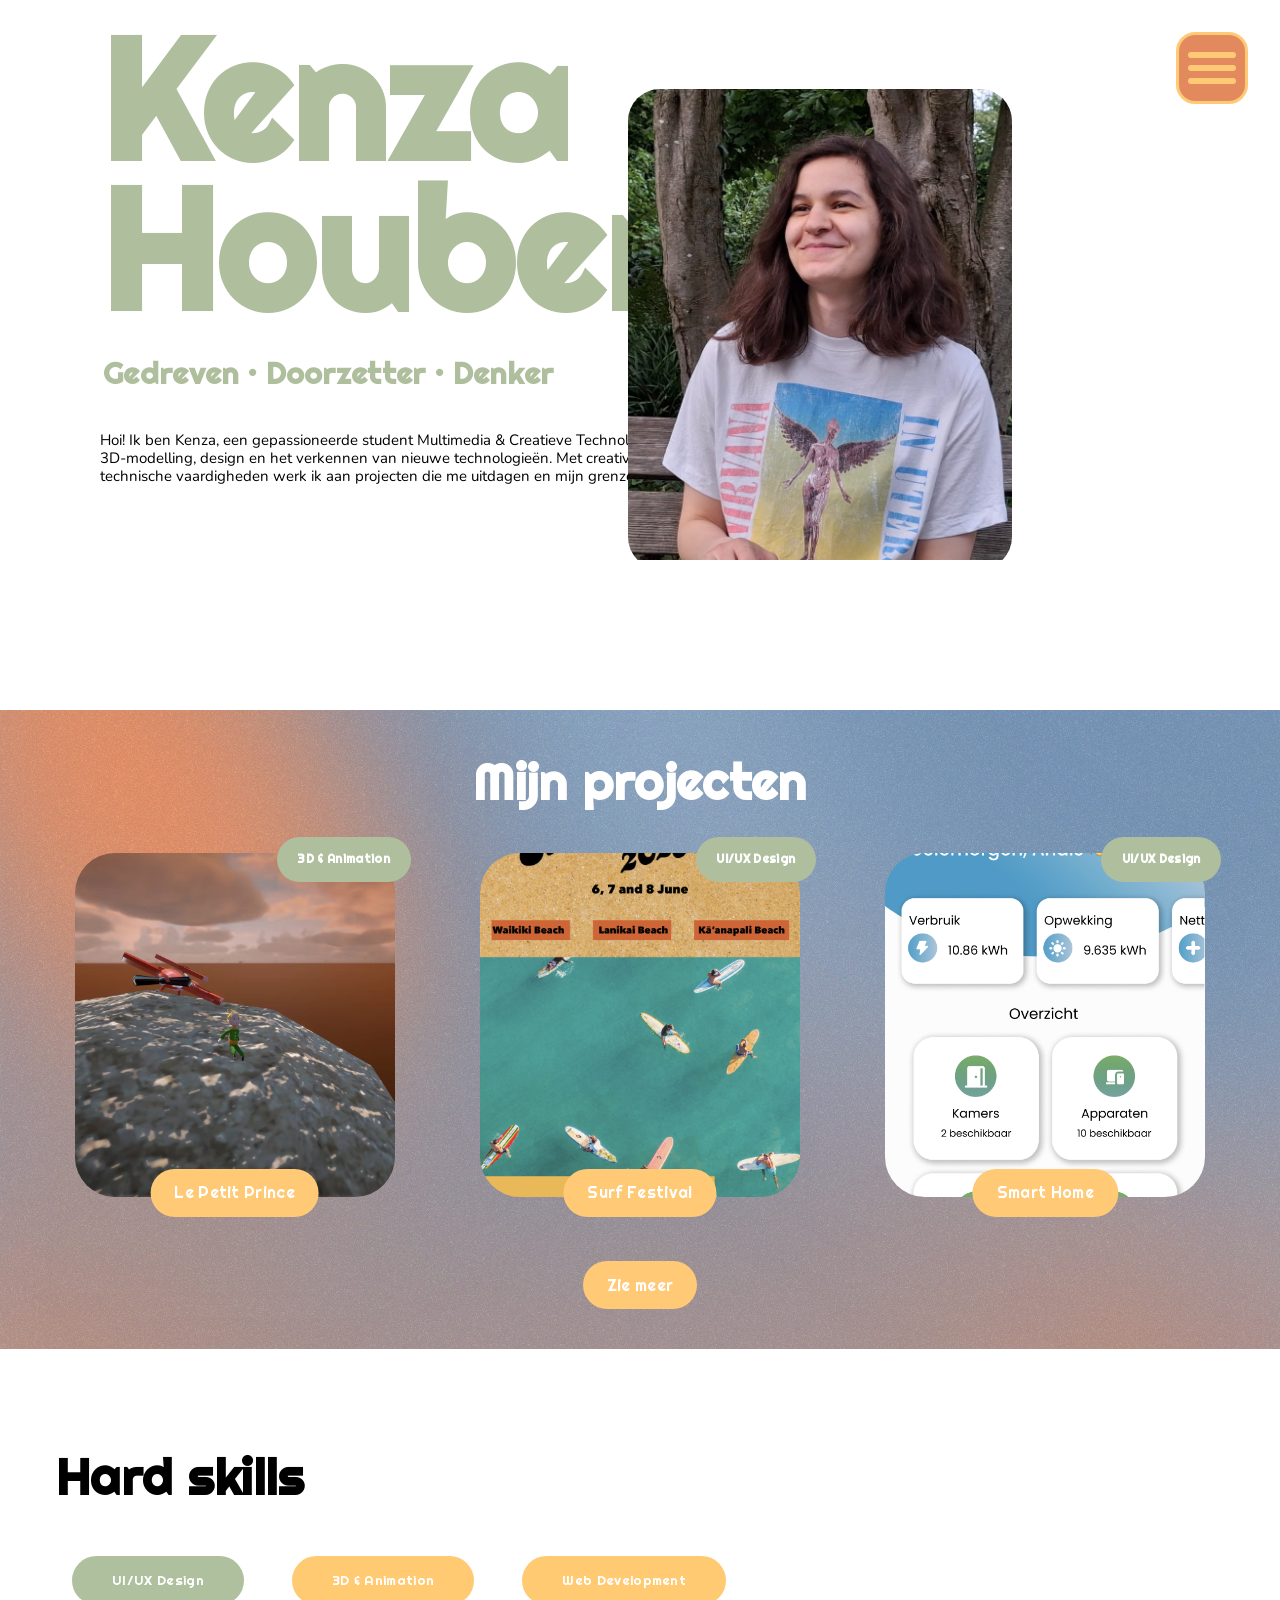
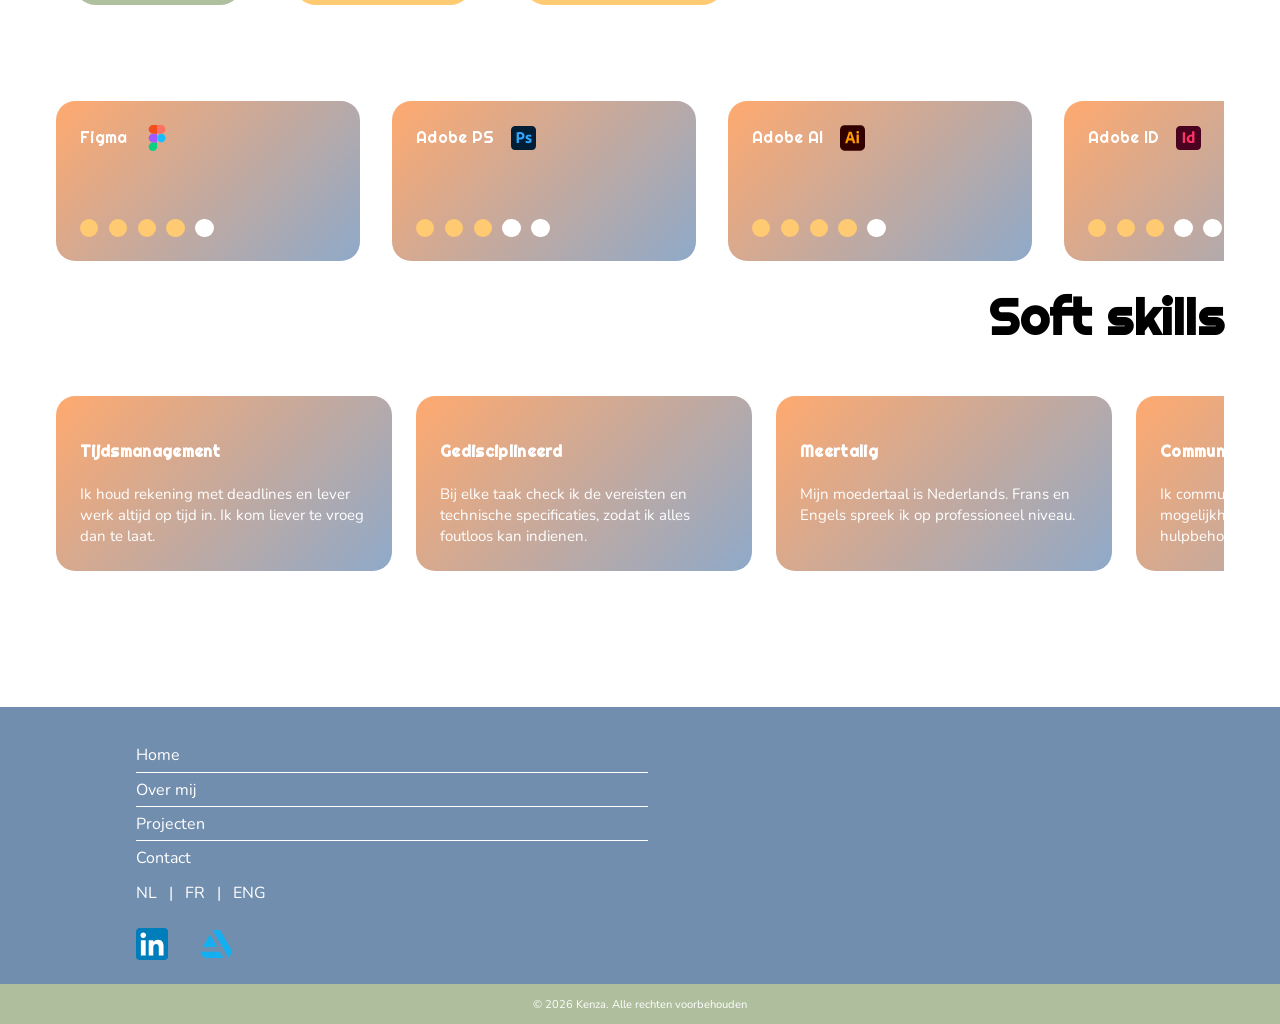
<file: index.html>
<!DOCTYPE html>
<html lang="nl">

<head>
    <meta charset="UTF-8">
    <meta name="viewport" content="width=device-width, initial-scale=1.0">

    <title data-i18n="home.title">Home</title>

    <link rel="stylesheet" href="css/style.css">
    <link rel="stylesheet" href="css/index.css">
</head>


<body class="index-body" data-page="home">


    <!-- ==================================================
         HAMBURGER MENU
    ================================================== -->

    <div class="hamburger-menu">

        <button
            class="hamburger-button"
            aria-label="Menu openen"
            type="button"
            data-i18n="common.menuOpen"
            data-i18n-attr="aria-label"
        >
            <span></span>
            <span></span>
            <span></span>
        </button>


        <nav class="menu-overlay">

            <img
                src="./images/noise_background.png"
                class="menu-backgroundnoise"
                alt=""
            >


            <button
                class="menu-close"
                aria-label="Menu sluiten"
                type="button"
                data-i18n="common.menuClose"
                data-i18n-attr="aria-label"
            >
                ×
            </button>


            <div class="menu-content">

                <h6>
                    <a
                        href="index.html"
                        data-i18n="common.home"
                    ></a>
                </h6>

                <h6>
                    <a
                        href="about.html"
                        data-i18n="common.about"
                    ></a>
                </h6>

                <h6>
                    <a
                        href="projects.html"
                        data-i18n="common.projects"
                    ></a>
                </h6>

                <h6>
                    <a
                        href="contact.html"
                        data-i18n="common.contact"
                    ></a>
                </h6>


                <!-- Talen -->

                <div class="menu-languages">

                    <h3>

                        <a
                            href="#"
                            data-lang="nl"
                            data-i18n="common.nl"
                        ></a>

                        <span>|</span>

                        <a
                            href="#"
                            data-lang="fr"
                            data-i18n="common.fr"
                        ></a>

                        <span>|</span>

                        <a
                            href="#"
                            data-lang="en"
                            data-i18n="common.eng"
                        ></a>

                    </h3>

                </div>

            </div>

        </nav>

    </div>



    <!-- ==================================================
         INTRO
    ================================================== -->

    <header class="header-wrapper">

        <div class="index-intro">

            <h1>Kenza</h1>

            <h1 class="houben">
                Houben
            </h1>

            <h3 data-i18n="home.tagline">
                Gedreven • Doorzetter • Denker
            </h3>

            <img
                src="images/kenzahouben-home.jpeg"
                class="kenzahouben-index"
                alt="Kenza Houben"
            >

            <p data-i18n="home.intro">
                Hoi! Ik ben Kenza, een gepassioneerde student Multimedia &
                Creatieve Technologie. Ik hou van 3D-modelling, design en
                het verkennen van nieuwe technologieën. Met creativiteit en
                technische vaardigheden werk ik aan projecten die me uitdagen
                en mijn grenzen verleggen.
            </p>

        </div>

    </header>



    <!-- ==================================================
         PROJECTEN
    ================================================== -->

    <main class="index-wrapper">


        <section class="three-projects">

            <img
                src="./images/noise_background.png"
                class="backgroundnoise-index"
                alt=""
            >


            <h2 data-i18n="home.projectsTitle">
                Mijn projecten
            </h2>


            <div class="projects-row">


                <!-- ==================================================
                     LE PETIT PRINCE
                ================================================== -->

                <div class="project-index">

                    <h5 data-i18n="home.animation">
                        3D &amp; Animation
                    </h5>


                    <img
                        src="./images/le_petit_prince_cover.jpg"
                        class="project-photo-index"
                        alt="Le Petit Prince project"
                    >


                    <a
                        href="./projects/le-petit-prince.html"
                        class="project-button"
                    >
                        Le Petit Prince
                    </a>

                </div>



                <!-- ==================================================
                     SURF FESTIVAL
                ================================================== -->

                <div class="project-index">

                    <h5 data-i18n="home.uiux">
                        UI/UX Design
                    </h5>


                    <img
                        src="./images/surf_festival_cover.png"
                        class="project-photo-index"
                        alt="Surf Festival project"
                    >


                    <a
                        href="./projects/surf-festival.html"
                        class="project-button"
                    >
                        Surf Festival
                    </a>

                </div>



                <!-- ==================================================
                     SMART HOME
                ================================================== -->

                <div class="project-index">

                    <h5 data-i18n="home.uiux">
                        UI/UX Design
                    </h5>


                    <img
                        src="./images/smart_home_cover.png"
                        class="project-photo-index"
                        alt="Smart Home project"
                    >


                    <a
                        href="./projects/smart-home.html"
                        class="project-button"
                    >
                        Smart Home
                    </a>

                </div>

            </div>



            <!-- ==================================================
                 ZIE MEER
            ================================================== -->

            <a
                href="projects.html"
                class="see-more"
                data-i18n="common.seeMore"
            >
                Zie meer
            </a>

        </section>



        <!-- ==================================================
             SKILLS
        ================================================== -->

        <section class="skills">


            <h2 data-i18n="home.hardSkills">
                Hard skills
            </h2>


            <div class="skills-filters">

                <button
                    class="skill-filter active"
                    data-filter="uiux"
                    data-i18n="home.uiux"
                >
                    UI/UX Design
                </button>


                <button
                    class="skill-filter"
                    data-filter="3d"
                    data-i18n="home.animation"
                >
                    3D &amp; Animation
                </button>


                <button
                    class="skill-filter"
                    data-filter="web"
                    data-i18n="home.web"
                >
                    Web Development
                </button>

            </div>



            <!-- Hard skills worden door JavaScript gemaakt -->

            <div
                class="hard-skills"
                id="hard-skills"
            ></div>



            <!-- ==================================================
                 SOFT SKILLS
            ================================================== -->

            <h2
                class="soft-title"
                data-i18n="home.softSkills"
            >
                Soft skills
            </h2>


            <div class="soft-skills">


                <!-- Tijdmanagement -->

                <div class="soft-card">

                    <h4 data-i18n="home.timeManagement">
                        Tijdsmanagement
                    </h4>

                    <p data-i18n="home.timeManagementText">
                        Ik houd rekening met deadlines en lever werk altijd
                        op tijd in. Ik kom liever te vroeg dan te laat.
                    </p>

                </div>


                <!-- Gedisciplineerd -->

                <div class="soft-card">

                    <h4 data-i18n="home.disciplined">
                        Gedisciplineerd
                    </h4>

                    <p data-i18n="home.disciplinedText">
                        Bij elke taak check ik de vereisten en technische
                        specificaties, zodat ik alles foutloos kan indienen.
                    </p>

                </div>


                <!-- Meertalig -->

                <div class="soft-card">

                    <h4 data-i18n="home.multilingual">
                        Meertalig
                    </h4>

                    <p data-i18n="home.multilingualText">
                        Mijn moedertaal is Nederlands. Frans en Engels
                        spreek ik op professioneel niveau.
                    </p>

                </div>


                <!-- Communicatie -->

                <div class="soft-card">

                    <h4 data-i18n="home.communication">
                        Communicatie
                    </h4>

                    <p data-i18n="home.communicationText">
                        Ik communiceer duidelijk over mijn mogelijkheden,
                        beperkingen en hulpbehoefte.
                    </p>

                </div>


                <!-- Teamwork -->

                <div class="soft-card">

                    <h4 data-i18n="home.teamwork">
                        Teamwork
                    </h4>

                    <p data-i18n="home.teamworkText">
                        Ik werk graag in team, niet alleen omdat het leuk is,
                        maar ook omdat ik veel kan leren van anderen.
                    </p>

                </div>

            </div>

        </section>



        <!-- ==================================================
             FOOTER
        ================================================== -->

        <footer class="footer">

            <div class="footer-content">

                <nav class="footer-nav">

                    <a
                        href="index.html"
                        data-i18n="common.home"
                    ></a>

                    <a
                        href="about.html"
                        data-i18n="common.about"
                    ></a>

                    <a
                        href="projects.html"
                        data-i18n="common.projects"
                    ></a>

                    <a
                        href="contact.html"
                        data-i18n="common.contact"
                    ></a>

                </nav>


                <div class="footer-languages">

                    <a
                        href="#"
                        data-lang="nl"
                        data-i18n="common.nl"
                    ></a>

                    <span>|</span>

                    <a
                        href="#"
                        data-lang="fr"
                        data-i18n="common.fr"
                    ></a>

                    <span>|</span>

                    <a
                        href="#"
                        data-lang="en"
                        data-i18n="common.eng"
                    ></a>

                </div>


                <div class="footer-socials">

                    <a
                        href="https://www.linkedin.com/in/kenza-houben-a3b9473aa/"
                        class="footer-social"
                        aria-label="LinkedIn"
                        target="_blank"
                        rel="noopener noreferrer"
                    >
                        <img
                            src="./images/linkedin.svg"
                            alt=""
                        >
                    </a>


                    <a
                        href="https://www.artstation.com/kenzahouben"
                        class="footer-social"
                        aria-label="ArtStation"
                        target="_blank"
                        rel="noopener noreferrer"
                    >
                        <img
                            src="./images/artstation.svg"
                            alt=""
                        >
                    </a>

                </div>

            </div>


            <div class="footer-bottom">

                <p data-i18n="common.copyright">
                    © 2026 Kenza. Alle rechten voorbehouden
                </p>

            </div>

        </footer>

    </main>



    <!-- ==================================================
         JAVASCRIPT
    ================================================== -->

    <script src="js/hamburger-menu.js"></script>
    <script src="js/skills.js"></script>
    <script src="js/language.js"></script>

</body>

</html>
</file>
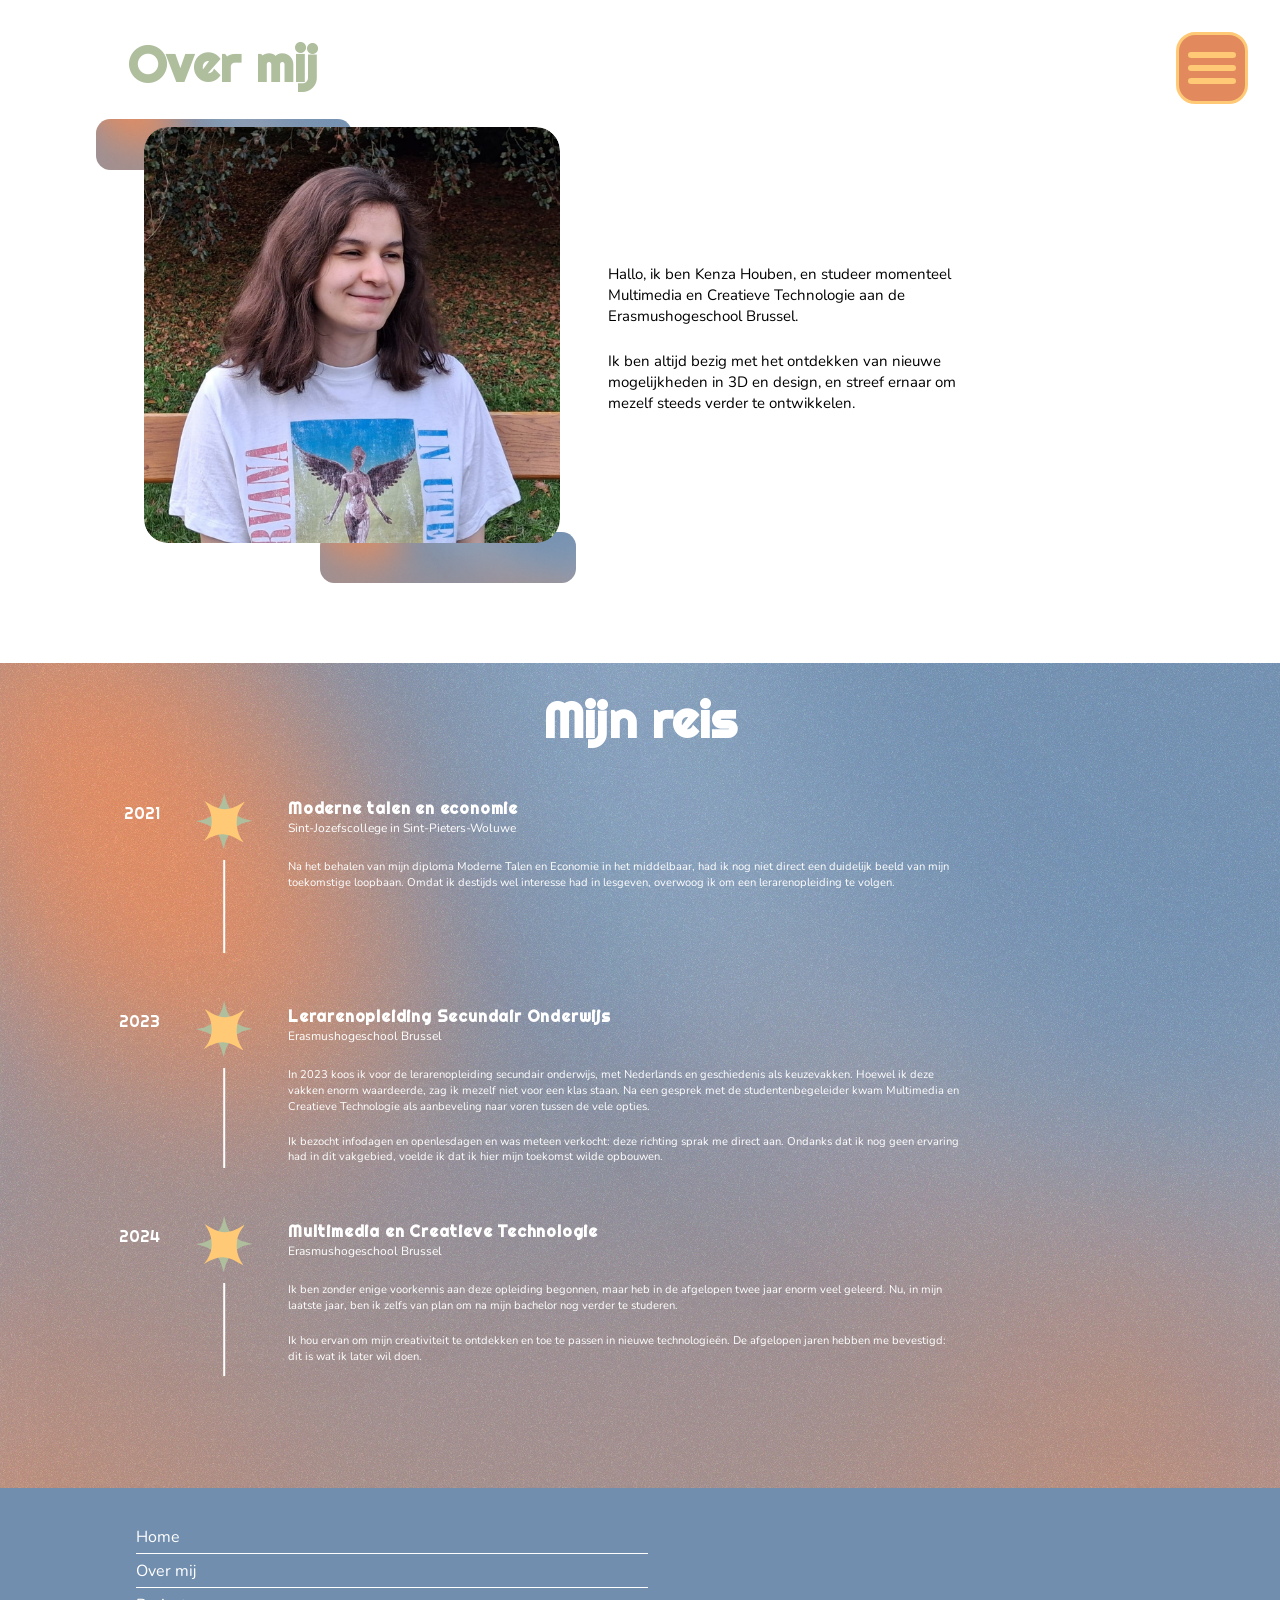
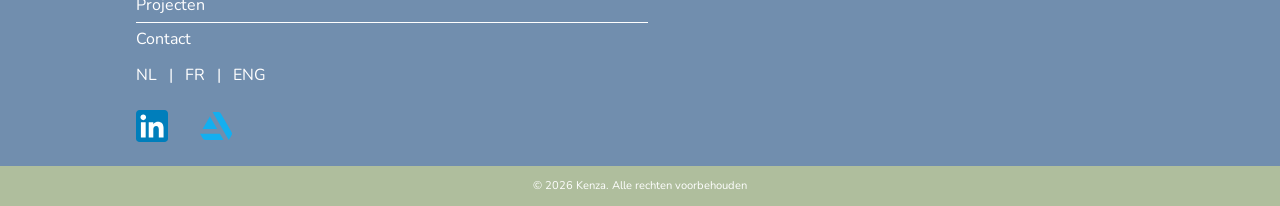
<file: about.html>
<!DOCTYPE html>
<html lang="nl">

<head>
    <meta charset="UTF-8">
    <meta name="viewport" content="width=device-width, initial-scale=1.0">

    <title data-i18n="about.title">Over mij</title>

    <link rel="stylesheet" href="css/style.css">
    <link rel="stylesheet" href="css/about.css">
</head>


<body class="about-body" data-page="about">


    <!-- ==================================================
         HAMBURGER MENU
    ================================================== -->

    <div class="hamburger-menu">

        <button
            class="hamburger-button"
            aria-label="Menu openen"
            type="button"
            data-i18n="common.menuOpen"
            data-i18n-attr="aria-label"
        >
            <span></span>
            <span></span>
            <span></span>
        </button>


        <nav class="menu-overlay">

            <img
                src="./images/noise_background.png"
                class="menu-backgroundnoise"
                alt=""
            >


            <button
                class="menu-close"
                aria-label="Menu sluiten"
                type="button"
                data-i18n="common.menuClose"
                data-i18n-attr="aria-label"
            >
                ×
            </button>


            <div class="menu-content">

                <h6>
                    <a
                        href="index.html"
                        data-i18n="common.home"
                    ></a>
                </h6>

                <h6>
                    <a
                        href="about.html"
                        data-i18n="common.about"
                    ></a>
                </h6>

                <h6>
                    <a
                        href="projects.html"
                        data-i18n="common.projects"
                    ></a>
                </h6>

                <h6>
                    <a
                        href="contact.html"
                        data-i18n="common.contact"
                    ></a>
                </h6>


                <!-- ==================================================
                     TALEN
                ================================================== -->

                <div class="menu-languages">

                    <h3>

                        <a
                            href="#"
                            data-lang="nl"
                            data-i18n="common.nl"
                        ></a>

                        <span>|</span>

                        <a
                            href="#"
                            data-lang="fr"
                            data-i18n="common.fr"
                        ></a>

                        <span>|</span>

                        <a
                            href="#"
                            data-lang="en"
                            data-i18n="common.eng"
                        ></a>

                    </h3>

                </div>

            </div>

        </nav>

    </div>



    <!-- ==================================================
         MAIN
    ================================================== -->

    <main class="about-wrapper">


        <!-- ==================================================
             OVER MIJ
        ================================================== -->

        <section class="about-intro">

            <h2 data-i18n="about.title">
                Over mij
            </h2>


            <div class="about-intro-content">


                <!-- ==================================================
                     AFBEELDING
                ================================================== -->

                <div class="about-image-area">

                    <div class="about-image-back"></div>


                    <div class="about-image">

                        <img
                            src="./images/kenzahouben-about.jpeg"
                            alt="Kenza Houben"
                        >

                    </div>


                    <div class="about-image-bottom"></div>

                </div>



                <!-- ==================================================
                     TEKST
                ================================================== -->

                <div class="about-text">

                    <p data-i18n="about.intro1">
                        Hallo, ik ben Kenza Houben, en studeer momenteel
                        Multimedia en Creatieve Technologie aan de
                        Erasmushogeschool Brussel.
                    </p>


                    <p data-i18n="about.intro2">
                        Ik ben altijd bezig met het ontdekken van nieuwe
                        mogelijkheden in 3D en design, en streef ernaar
                        om mezelf steeds verder te ontwikkelen.
                    </p>

                </div>

            </div>

        </section>



        <!-- ==================================================
             MIJN REIS
        ================================================== -->

        <section class="my-journey">

            <img
                src="./images/noise_background.png"
                class="journey-background"
                alt=""
            >


            <div class="journey-content">

                <h2 data-i18n="about.journey">
                    Mijn reis
                </h2>


                <!-- ==================================================
                     2021
                ================================================== -->

                <div class="journey-item">

                    <div class="journey-year">
                        <span>2021</span>
                    </div>


                    <div class="journey-star">

                        <img
                            src="./images/green_yellow_star.svg"
                            alt=""
                        >

                    </div>


                    <div class="journey-text">

                        <h4 data-i18n="about.year2021Title">
                            Moderne talen en economie
                        </h4>


                        <p
                            class="journey-school"
                            data-i18n="about.year2021School"
                        >
                            Sint-Jozefscollege in Sint-Pieters-Woluwe
                        </p>


                        <p data-i18n="about.year2021Text">
                            Na het behalen van mijn diploma Moderne Talen en
                            Economie in het middelbaar, had ik nog niet direct
                            een duidelijk beeld van mijn toekomstige loopbaan.
                            Omdat ik destijds wel interesse had in lesgeven,
                            overwoog ik om een lerarenopleiding te volgen.
                        </p>

                    </div>

                </div>



                <!-- ==================================================
                     2023
                ================================================== -->

                <div class="journey-item">

                    <div class="journey-year">
                        <span>2023</span>
                    </div>


                    <div class="journey-star">

                        <img
                            src="./images/green_yellow_star.svg"
                            alt=""
                        >

                    </div>


                    <div class="journey-text">

                        <h4 data-i18n="about.year2023Title">
                            Lerarenopleiding Secundair Onderwijs
                        </h4>


                        <p
                            class="journey-school"
                            data-i18n="about.year2023School"
                        >
                            Erasmushogeschool Brussel
                        </p>


                        <p data-i18n="about.year2023Text1">
                            In 2023 koos ik voor de lerarenopleiding
                            secundair onderwijs, met Nederlands en
                            geschiedenis als keuzevakken. Hoewel ik deze
                            vakken enorm waardeerde, zag ik mezelf niet
                            voor een klas staan. Na een gesprek met de
                            studentenbegeleider kwam Multimedia en Creatieve
                            Technologie als aanbeveling naar voren tussen
                            de vele opties.
                        </p>


                        <p data-i18n="about.year2023Text2">
                            Ik bezocht infodagen en openlesdagen en was
                            meteen verkocht: deze richting sprak me direct
                            aan. Ondanks dat ik nog geen ervaring had in
                            dit vakgebied, voelde ik dat ik hier mijn
                            toekomst wilde opbouwen.
                        </p>

                    </div>

                </div>



                <!-- ==================================================
                     2024
                ================================================== -->

                <div class="journey-item">

                    <div class="journey-year">
                        <span>2024</span>
                    </div>


                    <div class="journey-star">

                        <img
                            src="./images/green_yellow_star.svg"
                            alt=""
                        >

                    </div>


                    <div class="journey-text">

                        <h4 data-i18n="about.year2024Title">
                            Multimedia en Creatieve Technologie
                        </h4>


                        <p
                            class="journey-school"
                            data-i18n="about.year2024School"
                        >
                            Erasmushogeschool Brussel
                        </p>


                        <p data-i18n="about.year2024Text1">
                            Ik ben zonder enige voorkennis aan deze opleiding
                            begonnen, maar heb in de afgelopen twee jaar enorm
                            veel geleerd. Nu, in mijn laatste jaar, ben ik zelfs
                            van plan om na mijn bachelor nog verder te studeren.
                        </p>


                        <p data-i18n="about.year2024Text2">
                            Ik hou ervan om mijn creativiteit te ontdekken en
                            toe te passen in nieuwe technologieën. De afgelopen
                            jaren hebben me bevestigd: dit is wat ik later wil doen.
                        </p>

                    </div>

                </div>

            </div>

        </section>

    </main>



    <!-- ==================================================
         FOOTER
    ================================================== -->

    <footer class="footer">

        <div class="footer-content">

            <nav class="footer-nav">

                <a
                    href="index.html"
                    data-i18n="common.home"
                ></a>

                <a
                    href="about.html"
                    data-i18n="common.about"
                ></a>

                <a
                    href="projects.html"
                    data-i18n="common.projects"
                ></a>

                <a
                    href="contact.html"
                    data-i18n="common.contact"
                ></a>

            </nav>


            <!-- ==================================================
                 FOOTER TALEN
            ================================================== -->

            <div class="footer-languages">

                <a
                    href="#"
                    data-lang="nl"
                    data-i18n="common.nl"
                ></a>

                <span>|</span>

                <a
                    href="#"
                    data-lang="fr"
                    data-i18n="common.fr"
                ></a>

                <span>|</span>

                <a
                    href="#"
                    data-lang="en"
                    data-i18n="common.eng"
                ></a>

            </div>


            <!-- ==================================================
                 SOCIALS
            ================================================== -->

            <div class="footer-socials">

                <a
                    href="https://www.linkedin.com/in/kenza-houben-a3b9473aa/"
                    class="footer-social"
                    aria-label="LinkedIn"
                    target="_blank"
                    rel="noopener noreferrer"
                >
                    <img
                        src="./images/linkedin.svg"
                        alt=""
                    >
                </a>


                <a
                    href="https://www.artstation.com/kenzahouben"
                    class="footer-social"
                    aria-label="ArtStation"
                    target="_blank"
                    rel="noopener noreferrer"
                >
                    <img
                        src="./images/artstation.svg"
                        alt=""
                    >
                </a>

            </div>

        </div>


        <!-- ==================================================
             COPYRIGHT
        ================================================== -->

        <div class="footer-bottom">

            <p data-i18n="common.copyright">
                © 2026 Kenza. Alle rechten voorbehouden
            </p>

        </div>

    </footer>



    <!-- ==================================================
         JAVASCRIPT
    ================================================== -->

    <script src="js/hamburger-menu.js"></script>
    <script src="js/language.js"></script>

</body>

</html>
</file>
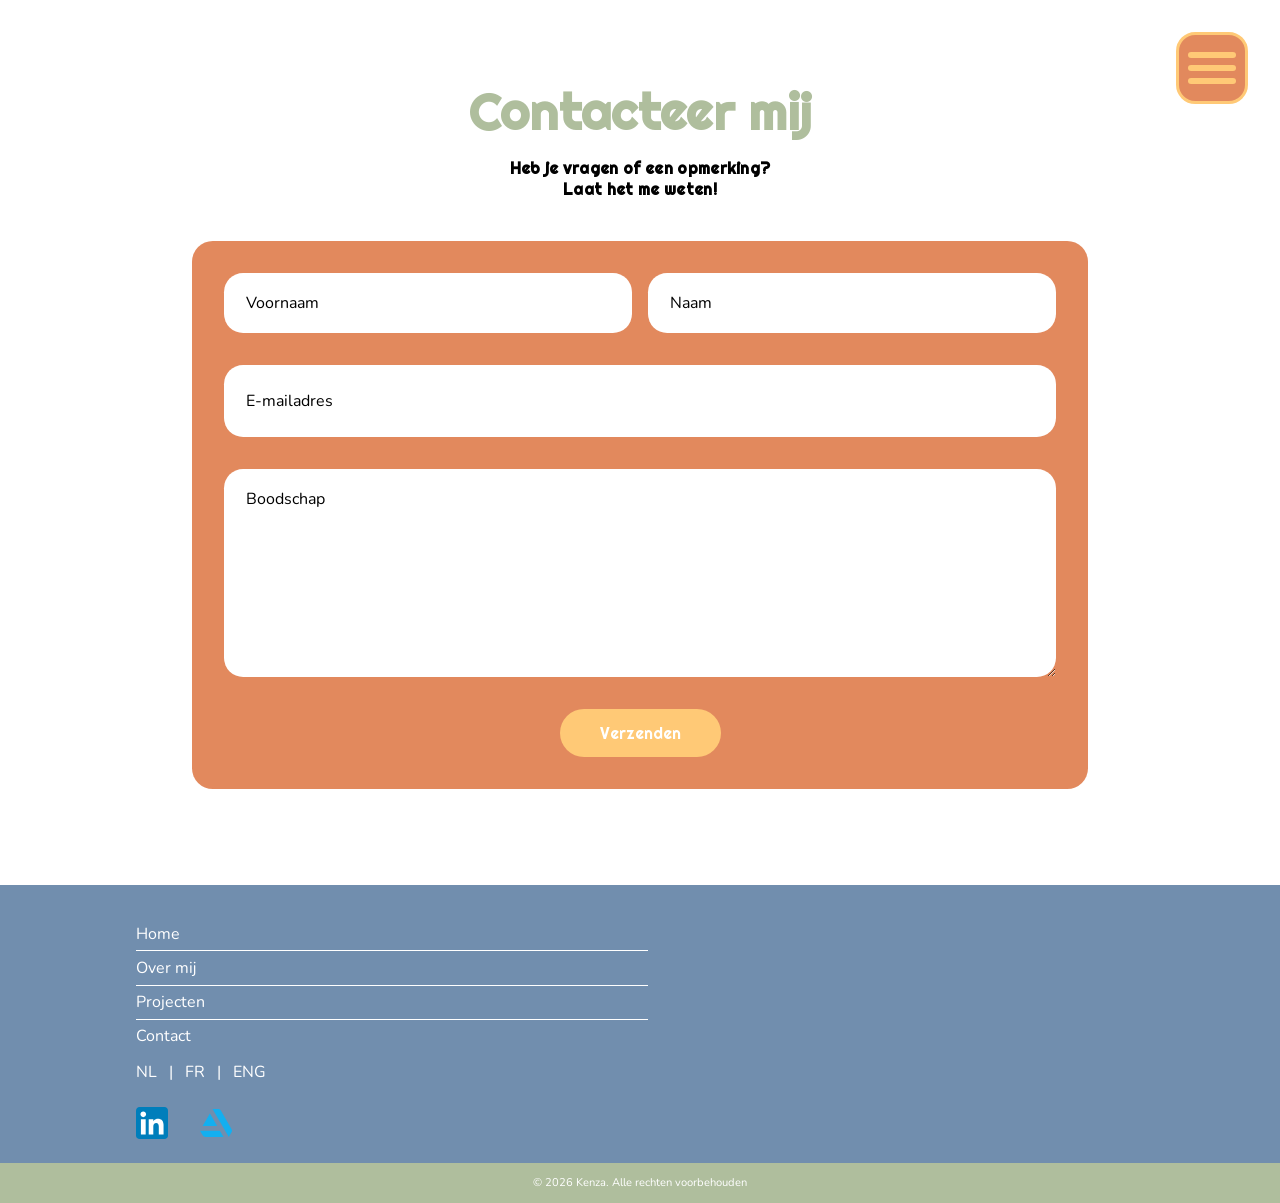
<file: contact.html>
<!DOCTYPE html>
<html lang="nl">

<head>
    <meta charset="UTF-8">
    <meta name="viewport" content="width=device-width, initial-scale=1.0">

    <title data-i18n="contact.title">Contact</title>

    <link rel="stylesheet" href="css/style.css">
    <link rel="stylesheet" href="css/contact.css">
</head>


<body class="contact-body" data-page="contact">


    <!-- ==================================================
         HAMBURGER MENU
    ================================================== -->

    <div class="hamburger-menu">

        <button
            class="hamburger-button"
            aria-label="Menu openen"
            type="button"
            data-i18n="common.menuOpen"
            data-i18n-attr="aria-label"
        >
            <span></span>
            <span></span>
            <span></span>
        </button>


        <nav class="menu-overlay">

            <img
                src="./images/noise_background.png"
                class="menu-backgroundnoise"
                alt=""
            >


            <button
                class="menu-close"
                aria-label="Menu sluiten"
                type="button"
                data-i18n="common.menuClose"
                data-i18n-attr="aria-label"
            >
                ×
            </button>


            <div class="menu-content">

                <h6>
                    <a
                        href="index.html"
                        data-i18n="common.home"
                    ></a>
                </h6>

                <h6>
                    <a
                        href="about.html"
                        data-i18n="common.about"
                    ></a>
                </h6>

                <h6>
                    <a
                        href="projects.html"
                        data-i18n="common.projects"
                    ></a>
                </h6>

                <h6>
                    <a
                        href="contact.html"
                        data-i18n="common.contact"
                    ></a>
                </h6>


                <div class="menu-languages">

                    <h3>

                        <a
                            href="#"
                            data-lang="nl"
                            data-i18n="common.nl"
                        ></a>

                        <span>|</span>

                        <a
                            href="#"
                            data-lang="fr"
                            data-i18n="common.fr"
                        ></a>

                        <span>|</span>

                        <a
                            href="#"
                            data-lang="en"
                            data-i18n="common.eng"
                        ></a>

                    </h3>

                </div>

            </div>

        </nav>

    </div>



    <!-- ==================================================
         CONTACT
    ================================================== -->

    <main class="contact-wrapper">

        <section class="contact-section">


            <!-- ==================================================
                 TITEL
            ================================================== -->

            <h2 data-i18n="contact.title">
                Contacteer mij
            </h2>


            <!-- ==================================================
                 ONDERTITEL
            ================================================== -->

            <h4>

                <span data-i18n="contact.subtitle1">
                    Heb je vragen of een opmerking?
                </span>

                <br>

                <span data-i18n="contact.subtitle2">
                    Laat het me weten!
                </span>

            </h4>



            <!-- ==================================================
                 FORMULIER
            ================================================== -->

            <form
                class="contact-form"
                action="https://formspree.io/f/mrpgqlwo"
                method="POST"
            >


                <!-- ==================================================
                     VOORNAAM + NAAM
                ================================================== -->

                <div class="contact-form-row">

                    <input
                        type="text"
                        name="voornaam"
                        placeholder="Voornaam"
                        data-i18n="common.firstName"
                        data-i18n-attr="placeholder"
                        autocomplete="given-name"
                        required
                    >


                    <input
                        type="text"
                        name="naam"
                        placeholder="Naam"
                        data-i18n="common.lastName"
                        data-i18n-attr="placeholder"
                        autocomplete="family-name"
                        required
                    >

                </div>



                <!-- ==================================================
                     E-MAIL
                ================================================== -->

                <input
                    type="email"
                    name="email"
                    class="contact-input-full"
                    placeholder="E-mailadres"
                    data-i18n="common.email"
                    data-i18n-attr="placeholder"
                    autocomplete="email"
                    required
                >



                <!-- ==================================================
                     BOODSCHAP
                ================================================== -->

                <textarea
                    name="boodschap"
                    class="contact-message"
                    placeholder="Boodschap"
                    data-i18n="common.message"
                    data-i18n-attr="placeholder"
                    required
                ></textarea>



                <!-- ==================================================
                     VERZENDEN
                ================================================== -->

                <button
                    type="submit"
                    class="contact-submit"
                    data-i18n="common.send"
                >
                    Verzenden
                </button>

            </form>

        </section>



        <!-- ==================================================
             FOOTER
        ================================================== -->

        <footer class="footer">

            <div class="footer-content">

                <nav class="footer-nav">

                    <a
                        href="index.html"
                        data-i18n="common.home"
                    ></a>

                    <a
                        href="about.html"
                        data-i18n="common.about"
                    ></a>

                    <a
                        href="projects.html"
                        data-i18n="common.projects"
                    ></a>

                    <a
                        href="contact.html"
                        data-i18n="common.contact"
                    ></a>

                </nav>


                <div class="footer-languages">

                    <a
                        href="#"
                        data-lang="nl"
                        data-i18n="common.nl"
                    ></a>

                    <span>|</span>

                    <a
                        href="#"
                        data-lang="fr"
                        data-i18n="common.fr"
                    ></a>

                    <span>|</span>

                    <a
                        href="#"
                        data-lang="en"
                        data-i18n="common.eng"
                    ></a>

                </div>


                <div class="footer-socials">

                    <a
                        href="https://www.linkedin.com/in/kenza-houben-a3b9473aa/"
                        class="footer-social"
                        aria-label="LinkedIn"
                        target="_blank"
                        rel="noopener noreferrer"
                    >
                        <img
                            src="./images/linkedin.svg"
                            alt=""
                        >
                    </a>


                    <a
                        href="https://www.artstation.com/kenzahouben"
                        class="footer-social"
                        aria-label="ArtStation"
                        target="_blank"
                        rel="noopener noreferrer"
                    >
                        <img
                            src="./images/artstation.svg"
                            alt=""
                        >
                    </a>

                </div>

            </div>


            <div class="footer-bottom">

                <p data-i18n="common.copyright">
                    © 2026 Kenza. Alle rechten voorbehouden
                </p>

            </div>

        </footer>

    </main>



    <!-- ==================================================
         JAVASCRIPT
    ================================================== -->

    <script src="js/hamburger-menu.js"></script>
    <script src="js/language.js"></script>

</body>

</html>
</file>
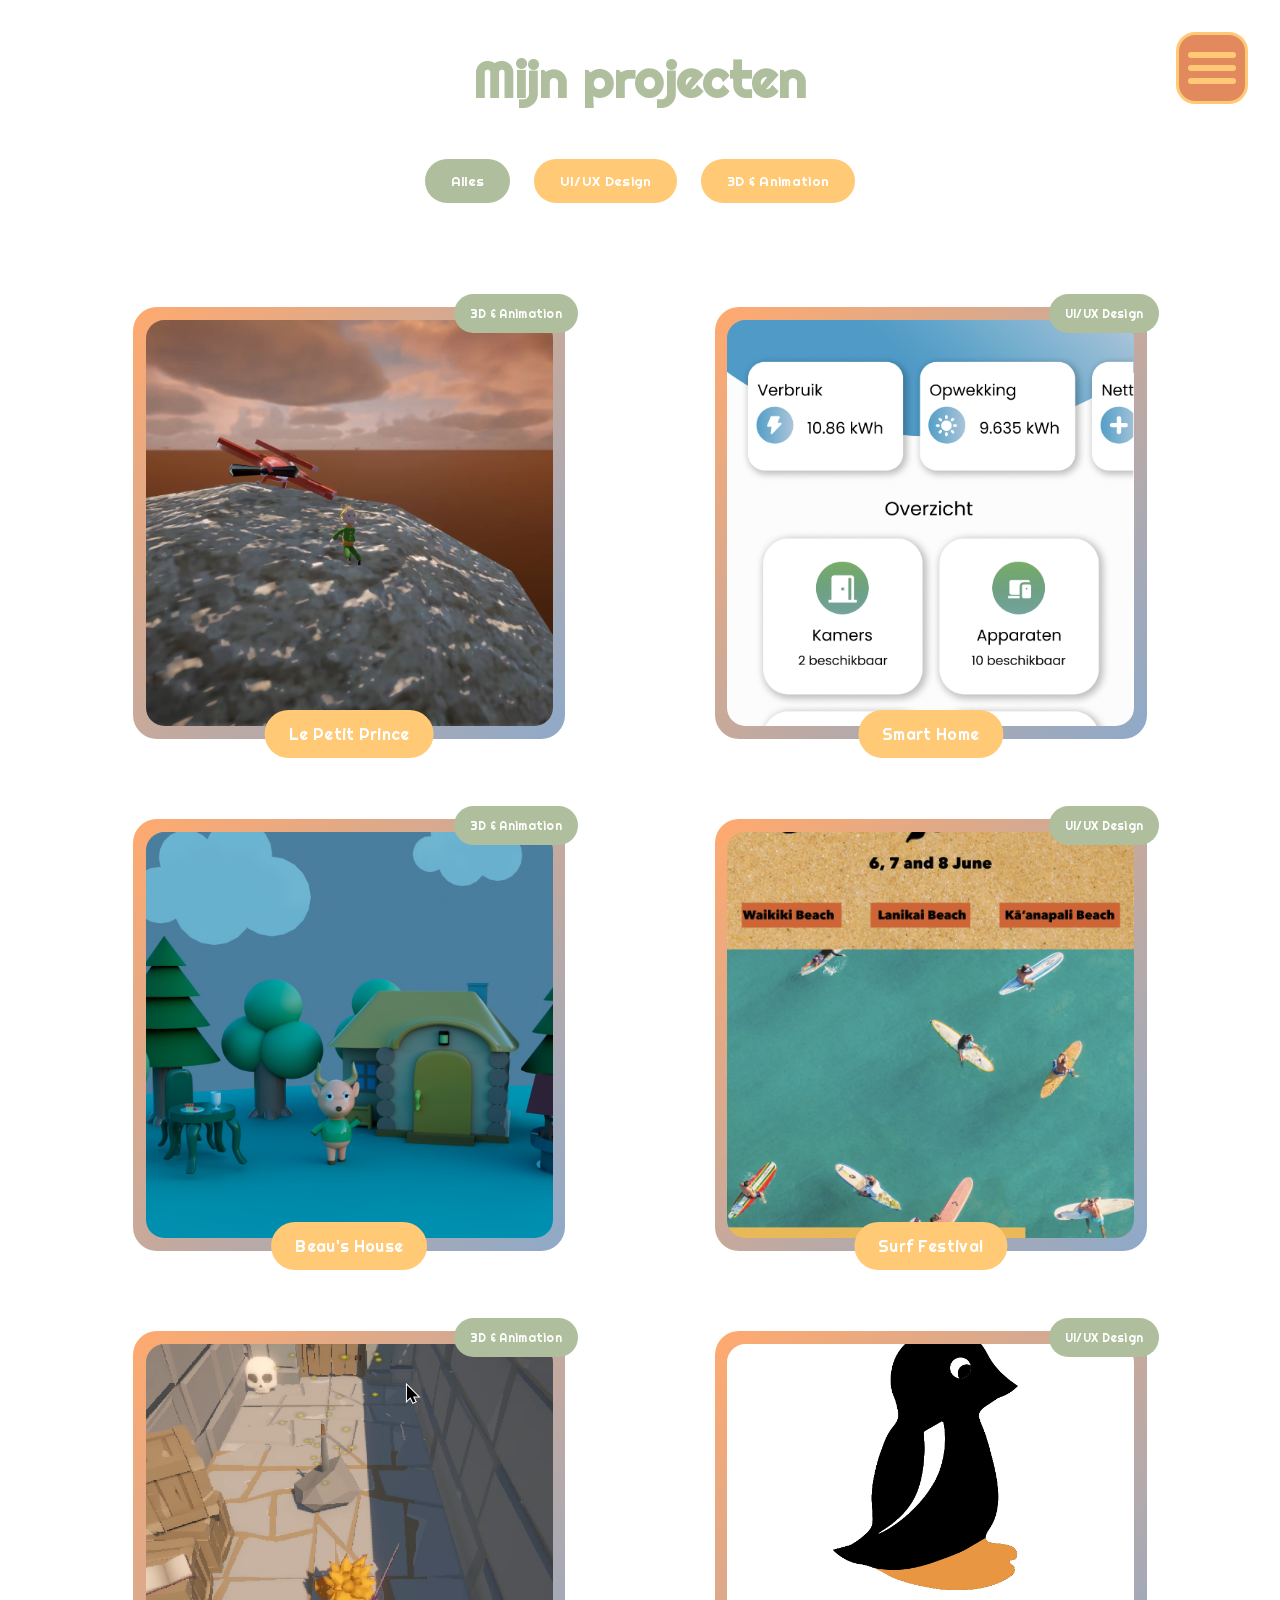
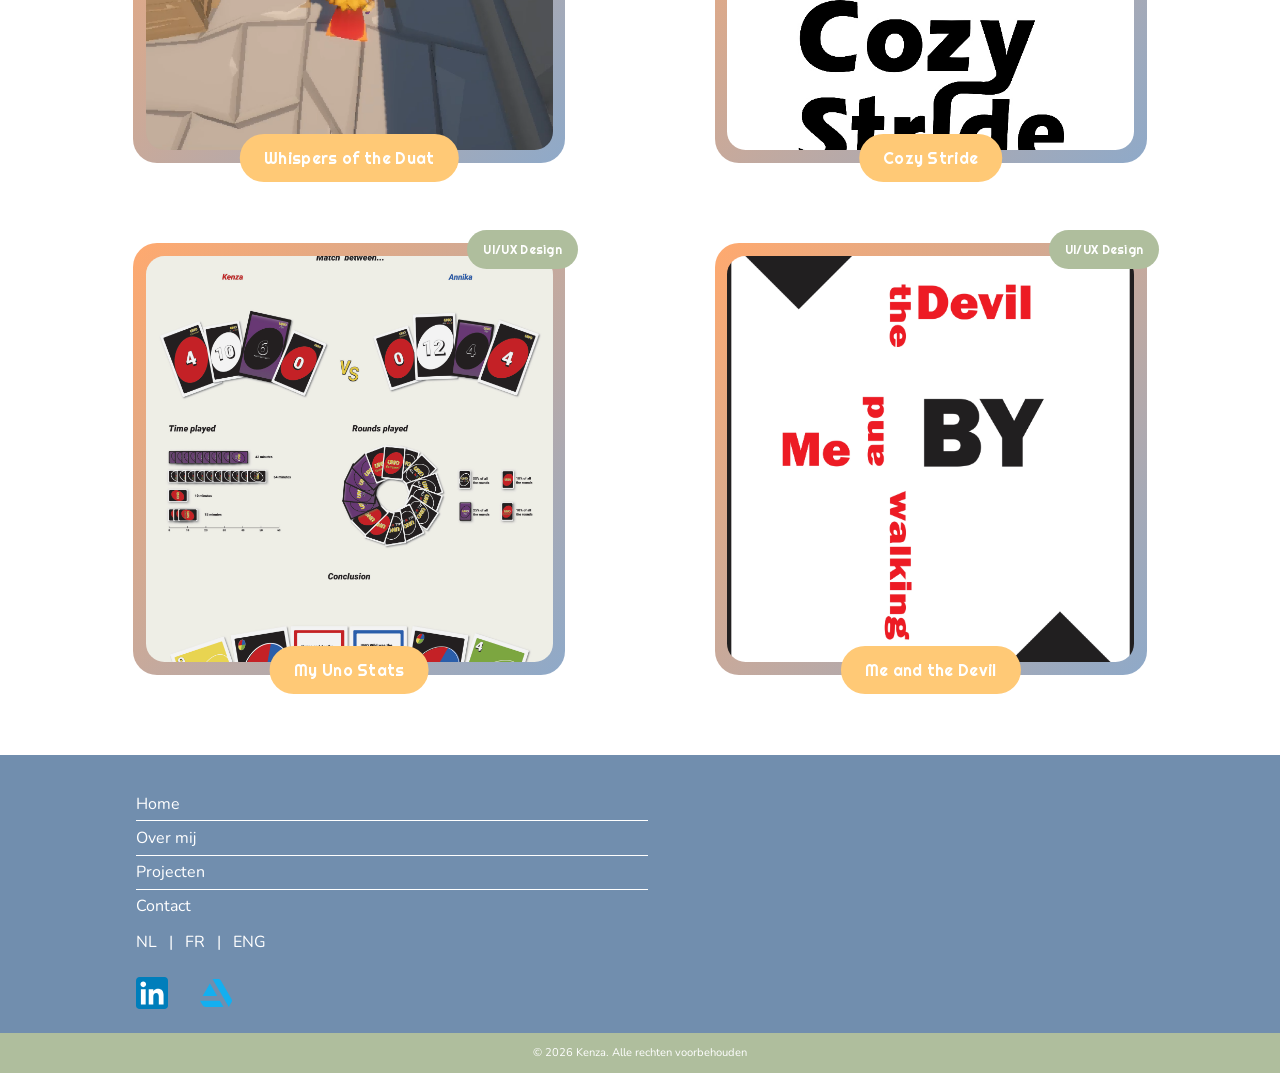
<file: projects.html>
<!DOCTYPE html>
<html lang="nl">

<head>
    <meta charset="UTF-8">
    <meta name="viewport" content="width=device-width, initial-scale=1.0">

    <title data-i18n="projectsPage.title">
        Projecten
    </title>

    <link rel="stylesheet" href="css/style.css">
    <link rel="stylesheet" href="css/projects.css">
</head>


<body
    class="projects-body"
    data-page="projectsPage"
>


    <!-- ==================================================
         HAMBURGER MENU
    ================================================== -->

    <div class="hamburger-menu">

        <button
            class="hamburger-button"
            aria-label="Menu openen"
            type="button"
            data-i18n="common.menuOpen"
            data-i18n-attr="aria-label"
        >

            <span></span>
            <span></span>
            <span></span>

        </button>


        <nav class="menu-overlay">

            <img
                src="./images/noise_background.png"
                class="menu-backgroundnoise"
                alt=""
            >


            <button
                class="menu-close"
                aria-label="Menu sluiten"
                type="button"
                data-i18n="common.menuClose"
                data-i18n-attr="aria-label"
            >
                ×
            </button>


            <div class="menu-content">

                <h6>

                    <a
                        href="index.html"
                        data-i18n="common.home"
                    ></a>

                </h6>


                <h6>

                    <a
                        href="about.html"
                        data-i18n="common.about"
                    ></a>

                </h6>


                <h6>

                    <a
                        href="projects.html"
                        data-i18n="common.projects"
                    ></a>

                </h6>


                <h6>

                    <a
                        href="contact.html"
                        data-i18n="common.contact"
                    ></a>

                </h6>


                <!-- ==============================
                     TALEN
                ============================== -->

                <div class="menu-languages">

                    <h3>

                        <a
                            href="#"
                            data-lang="nl"
                            data-i18n="common.nl"
                        ></a>

                        <span>|</span>

                        <a
                            href="#"
                            data-lang="fr"
                            data-i18n="common.fr"
                        ></a>

                        <span>|</span>

                        <a
                            href="#"
                            data-lang="en"
                            data-i18n="common.eng"
                        ></a>

                    </h3>

                </div>

            </div>

        </nav>

    </div>



    <!-- ==================================================
         PROJECTEN
    ================================================== -->

    <main class="projects-wrapper">

        <section class="projects-section">


            <!-- ==================================================
                 NOISE ACHTERGROND
            ================================================== -->

            <img
                src="./images/noise_background.png"
                class="projects-background"
                alt=""
            >


            <div class="projects-content">


                <!-- ==================================================
                     TITEL
                ================================================== -->

                <h2
                    data-i18n="projectsPage.title"
                >
                    Mijn projecten
                </h2>



                <!-- ==================================================
                     FILTERS
                ================================================== -->

                <div class="projects-filters">


                    <button
                        class="project-filter active"
                        data-filter="all"
                        type="button"
                        data-i18n="projectsPage.all"
                    >
                        Alles
                    </button>


                    <button
                        class="project-filter"
                        data-filter="uiux"
                        type="button"
                        data-i18n="projectsPage.uiux"
                    >
                        UI/UX Design
                    </button>


                    <button
                        class="project-filter"
                        data-filter="3d"
                        type="button"
                        data-i18n="projectsPage.animation"
                    >
                        3D &amp; Animation
                    </button>


                </div>



                <!-- ==================================================
                     PROJECT GRID
                ================================================== -->

                <div
                    class="projects-grid"
                    id="projects-grid"
                ></div>

            </div>

        </section>



        <!-- ==================================================
             FOOTER
        ================================================== -->

        <footer class="footer">

            <div class="footer-content">


                <!-- ==============================
                     NAVIGATIE
                ============================== -->

                <nav class="footer-nav">

                    <a
                        href="index.html"
                        data-i18n="common.home"
                    ></a>


                    <a
                        href="about.html"
                        data-i18n="common.about"
                    ></a>


                    <a
                        href="projects.html"
                        data-i18n="common.projects"
                    ></a>


                    <a
                        href="contact.html"
                        data-i18n="common.contact"
                    ></a>

                </nav>



                <!-- ==============================
                     TALEN
                ============================== -->

                <div class="footer-languages">

                    <a
                        href="#"
                        data-lang="nl"
                        data-i18n="common.nl"
                    ></a>

                    <span>|</span>

                    <a
                        href="#"
                        data-lang="fr"
                        data-i18n="common.fr"
                    ></a>

                    <span>|</span>

                    <a
                        href="#"
                        data-lang="en"
                        data-i18n="common.eng"
                    ></a>

                </div>



                <!-- ==============================
                     SOCIALS
                ============================== -->

                <div class="footer-socials">


                    <a
                        href="https://www.linkedin.com/in/kenza-houben-a3b9473aa/"
                        class="footer-social"
                        aria-label="LinkedIn"
                        target="_blank"
                        rel="noopener noreferrer"
                    >

                        <img
                            src="./images/linkedin.svg"
                            alt=""
                        >

                    </a>


                    <a
                        href="https://www.artstation.com/kenzahouben"
                        class="footer-social"
                        aria-label="ArtStation"
                        target="_blank"
                        rel="noopener noreferrer"
                    >

                        <img
                            src="./images/artstation.svg"
                            alt=""
                        >

                    </a>


                </div>

            </div>



            <!-- ==============================
                 COPYRIGHT
            ============================== -->

            <div class="footer-bottom">

                <p
                    data-i18n="common.copyright"
                >
                    © 2026 Kenza. Alle rechten voorbehouden
                </p>

            </div>

        </footer>

    </main>



    <!-- ==================================================
         JAVASCRIPT
    ================================================== -->

    <script src="js/hamburger-menu.js"></script>
    <script src="js/projects.js"></script>
    <script src="js/language.js"></script>

</body>

</html>
</file>
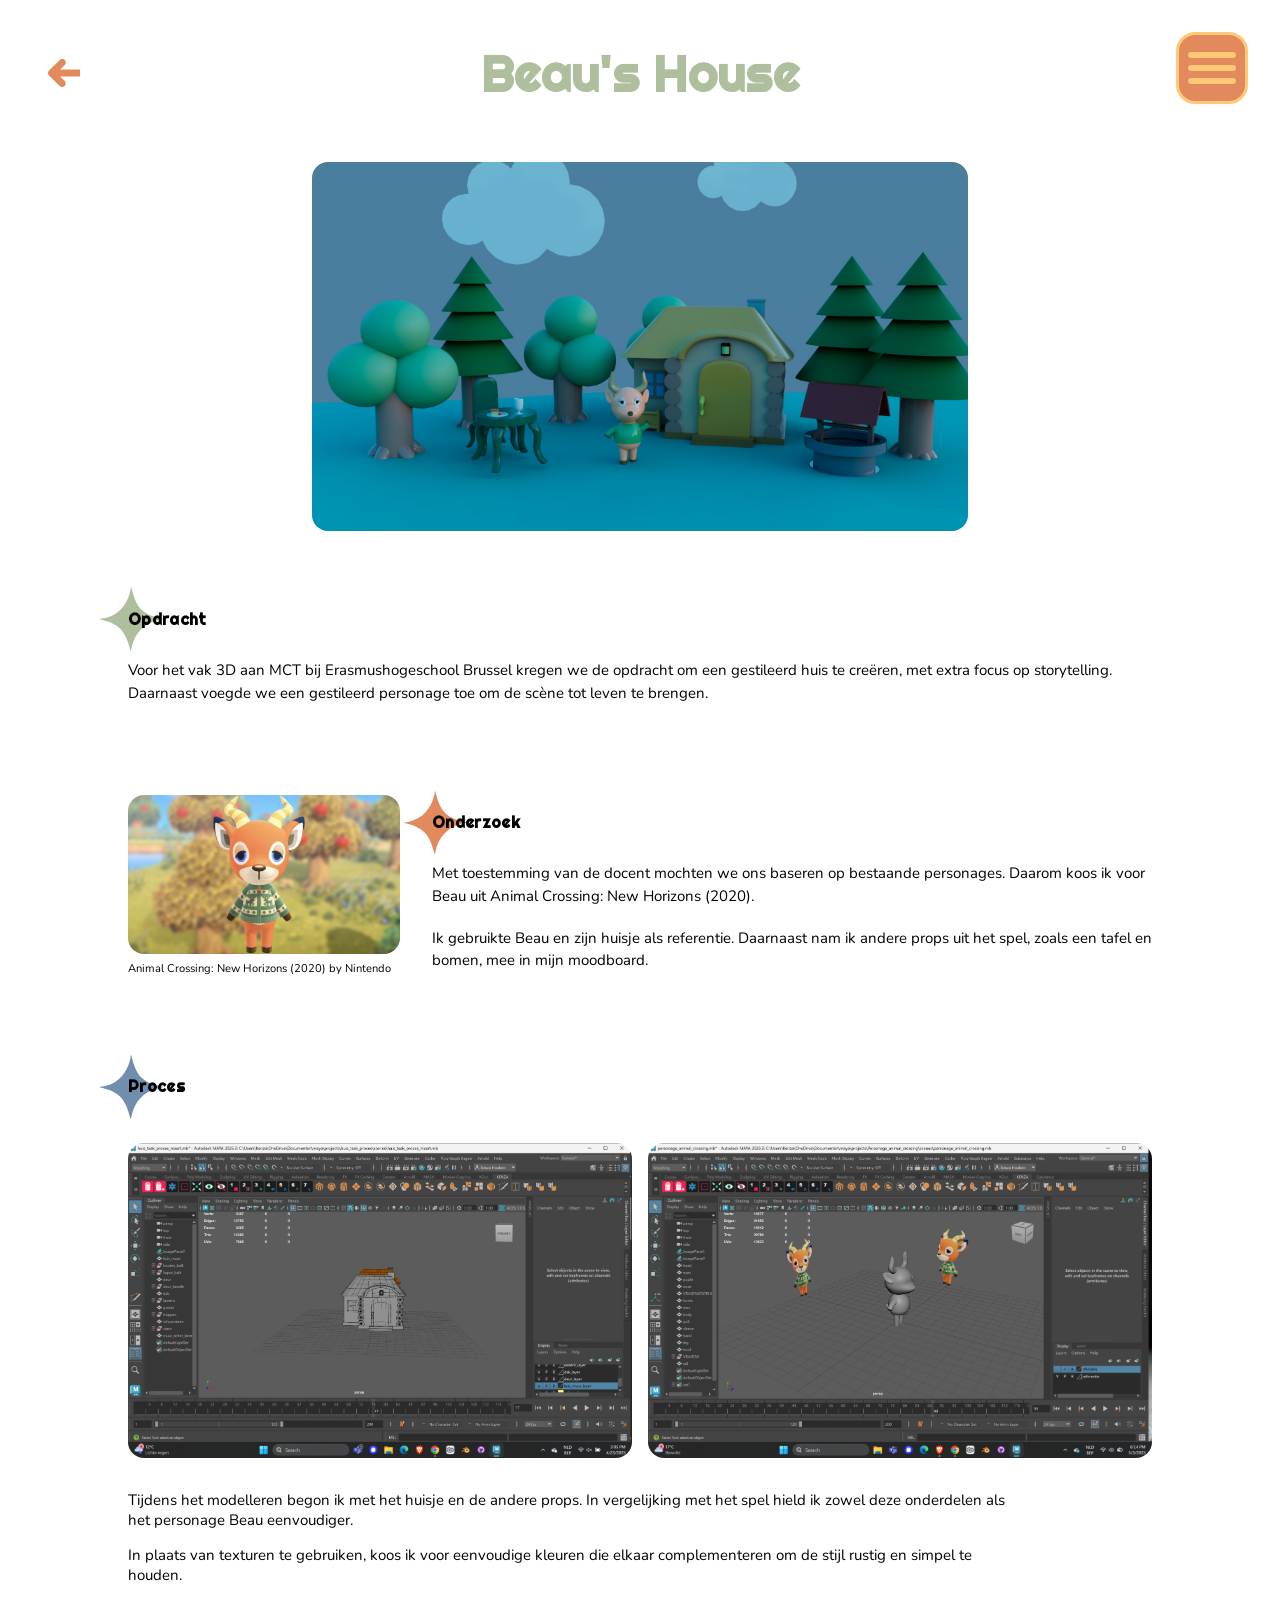
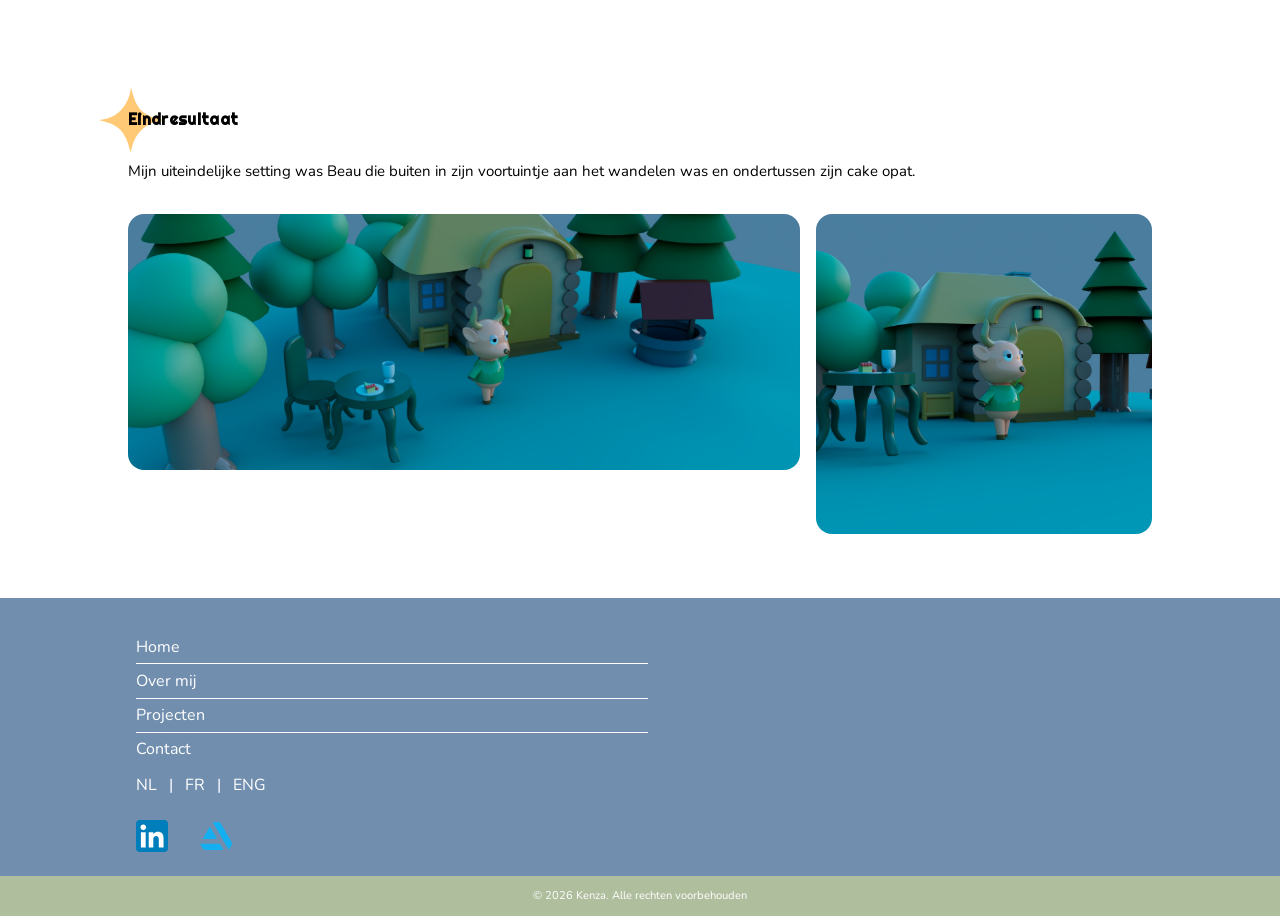
<file: projects/beau-house.html>
<!DOCTYPE html>
<html lang="nl">

<head>
    <meta charset="UTF-8">
    <meta name="viewport" content="width=device-width, initial-scale=1.0">

    <title data-i18n="title">Beau's House</title>

    <link rel="stylesheet" href="../css/style.css">
    <link rel="stylesheet" href="../css/beau-house.css">
</head>


<body class="beau-house-body" data-page="beau">


    <!-- ==================================================
         HAMBURGER MENU
    ================================================== -->

    <div class="hamburger-menu">

        <button
            class="hamburger-button"
            aria-label="Menu openen"
            type="button"
            data-i18n="common.menuOpen"
            data-i18n-attr="aria-label"
        >
            <span></span>
            <span></span>
            <span></span>
        </button>


        <nav class="menu-overlay">

            <img
                src="../images/noise_background.png"
                class="menu-backgroundnoise"
                alt=""
            >


            <button
                class="menu-close"
                aria-label="Menu sluiten"
                type="button"
                data-i18n="common.menuClose"
                data-i18n-attr="aria-label"
            >
                ×
            </button>


            <div class="menu-content">

                <h6>
                    <a
                        href="../index.html"
                        data-i18n="common.home"
                    ></a>
                </h6>

                <h6>
                    <a
                        href="../about.html"
                        data-i18n="common.about"
                    ></a>
                </h6>

                <h6>
                    <a
                        href="../projects.html"
                        data-i18n="common.projects"
                    ></a>
                </h6>

                <h6>
                    <a
                        href="../contact.html"
                        data-i18n="common.contact"
                    ></a>
                </h6>


                <div class="menu-languages">

                    <h3>

                        <a
                            href="#"
                            data-lang="nl"
                            data-i18n="common.nl"
                        ></a>

                        <span>|</span>

                        <a
                            href="#"
                            data-lang="fr"
                            data-i18n="common.fr"
                        ></a>

                        <span>|</span>

                        <a
                            href="#"
                            data-lang="en"
                            data-i18n="common.eng"
                        ></a>

                    </h3>

                </div>

            </div>

        </nav>

    </div>



    <!-- ==================================================
         HEADER
    ================================================== -->

    <header class="project-header">

        <button
            class="project-back"
            type="button"
            aria-label="Ga terug naar de vorige pagina"
            data-i18n="common.back"
            data-i18n-attr="aria-label"
        >

            <img
                src="../images/arrow_back.svg"
                alt=""
            >

        </button>


        <h2 data-i18n="title">
            Beau's House
        </h2>

    </header>



    <!-- ==================================================
         PROJECT
    ================================================== -->

    <main class="project-page">


        <!-- ==================================================
             BOVENSTE AFBEELDING
        ================================================== -->

        <section class="project-top-image">

            <img
                src="../images/image_horizontal_1.jpg"
                alt="Beau's House"
            >

        </section>



        <!-- ==================================================
             OPDRACHT
        ================================================== -->

        <section class="project-block project-block-text">

            <div class="project-heading">

                <img
                    src="../images/green_star.svg"
                    alt=""
                >

                <h4 data-i18n="assignment">
                    Opdracht
                </h4>

            </div>


            <div class="project-text">

                <p data-i18n="assignmentText">
                    Voor het vak 3D aan MCT bij Erasmushogeschool Brussel kregen
                    we de opdracht om een gestileerd huis te creëren, met extra
                    focus op storytelling. Daarnaast voegde we een gestileerd
                    personage toe om de scène tot leven te brengen.
                </p>

            </div>

        </section>



        <!-- ==================================================
             ONDERZOEK
        ================================================== -->

        <section class="project-block project-block-research">

            <div class="project-image">

                <img
                    src="../images/beau_reference.png"
                    alt="Beau uit Animal Crossing: New Horizons"
                >

                <p
                    class="image-source"
                    data-i18n="source"
                >
                    Animal Crossing: New Horizons (2020) by Nintendo
                </p>

            </div>


            <div class="project-text project-text-research">

                <div class="project-heading">

                    <img
                        src="../images/red_star.svg"
                        alt=""
                    >

                    <h4 data-i18n="research">
                        Onderzoek
                    </h4>

                </div>


                <p data-i18n="researchText1">
                    Met toestemming van de docent mochten we ons baseren op
                    bestaande personages. Daarom koos ik voor Beau uit
                    Animal Crossing: New Horizons (2020).
                </p>


                <p data-i18n="researchText2">
                    Ik gebruikte Beau en zijn huisje als referentie. Daarnaast
                    nam ik andere props uit het spel, zoals een tafel en bomen,
                    mee in mijn moodboard.
                </p>

            </div>

        </section>



        <!-- ==================================================
             PROCES
        ================================================== -->

        <section class="process-section">


            <!-- ==================================================
                 PROCES TITEL
            ================================================== -->

            <div class="process-heading">

                <img
                    src="../images/blue_star.svg"
                    alt=""
                >

                <h4 data-i18n="process">
                    Proces
                </h4>

            </div>



            <!-- ==================================================
                 PROCES AFBEELDINGEN
            ================================================== -->

            <div class="process-images">

                <img
                    src="../images/beau_house_process.png"
                    alt="Proces van het modelleren van Beau's House"
                >

                <img
                    src="../images/beau_process.png"
                    alt="Proces van het modelleren van Beau"
                >

            </div>



            <!-- ==================================================
                 PROCES TEKST
            ================================================== -->

            <div class="process-text">

                <p data-i18n="processText1">
                    Tijdens het modelleren begon ik met het huisje en de andere
                    props. In vergelijking met het spel hield ik zowel deze
                    onderdelen als het personage Beau eenvoudiger.
                </p>


                <p data-i18n="processText2">
                    In plaats van texturen te gebruiken, koos ik voor
                    eenvoudige kleuren die elkaar complementeren om de stijl
                    rustig en simpel te houden.
                </p>

            </div>

        </section>



        <!-- ==================================================
             EINDRESULTAAT
        ================================================== -->

        <section class="project-final-section">

            <div class="project-final-content">

                <div class="project-heading">

                    <img
                        src="../images/yellow_star.svg"
                        alt=""
                    >

                    <h4 data-i18n="result">
                        Eindresultaat
                    </h4>

                </div>


                <div class="project-text">

                    <p data-i18n="resultText">
                        Mijn uiteindelijke setting was Beau die buiten in zijn
                        voortuintje aan het wandelen was en ondertussen zijn
                        cake opat.
                    </p>

                </div>

            </div>


            <!-- ==================================================
                 EINDRESULTAAT AFBEELDINGEN
            ================================================== -->

            <div class="project-final-images">

                <img
                    src="../images/image_horizontal_2.jpg"
                    alt="Beau's House eindresultaat"
                >

                <img
                    src="../images/image_vertical.jpg"
                    alt="Beau's House eindresultaat"
                >

            </div>

        </section>

    </main>



    <!-- ==================================================
         FOOTER
    ================================================== -->

    <footer class="footer">

        <div class="footer-content">

            <nav class="footer-nav">

                <a
                    href="../index.html"
                    data-i18n="common.home"
                ></a>

                <a
                    href="../about.html"
                    data-i18n="common.about"
                ></a>

                <a
                    href="../projects.html"
                    data-i18n="common.projects"
                ></a>

                <a
                    href="../contact.html"
                    data-i18n="common.contact"
                ></a>

            </nav>


            <div class="footer-languages">

                <a
                    href="#"
                    data-lang="nl"
                    data-i18n="common.nl"
                ></a>

                <span>|</span>

                <a
                    href="#"
                    data-lang="fr"
                    data-i18n="common.fr"
                ></a>

                <span>|</span>

                <a
                    href="#"
                    data-lang="en"
                    data-i18n="common.eng"
                ></a>

            </div>


            <div class="footer-socials">

                <a
                    href="https://www.linkedin.com/in/kenza-houben-a3b9473aa/"
                    class="footer-social"
                    aria-label="LinkedIn"
                    target="_blank"
                    rel="noopener noreferrer"
                >
                    <img
                        src="../images/linkedin.svg"
                        alt=""
                    >
                </a>


                <a
                    href="https://www.artstation.com/kenzahouben"
                    class="footer-social"
                    aria-label="ArtStation"
                    target="_blank"
                    rel="noopener noreferrer"
                >
                    <img
                        src="../images/artstation.svg"
                        alt=""
                    >
                </a>

            </div>

        </div>


        <div class="footer-bottom">

            <p data-i18n="common.copyright">
                © 2026 Kenza. Alle rechten voorbehouden
            </p>

        </div>

    </footer>



    <!-- ==================================================
         JAVASCRIPT
    ================================================== -->

    <script src="../js/hamburger-menu.js"></script>
    <script src="../js/project-back.js"></script>
    <script src="../js/language.js"></script>

</body>

</html>
</file>
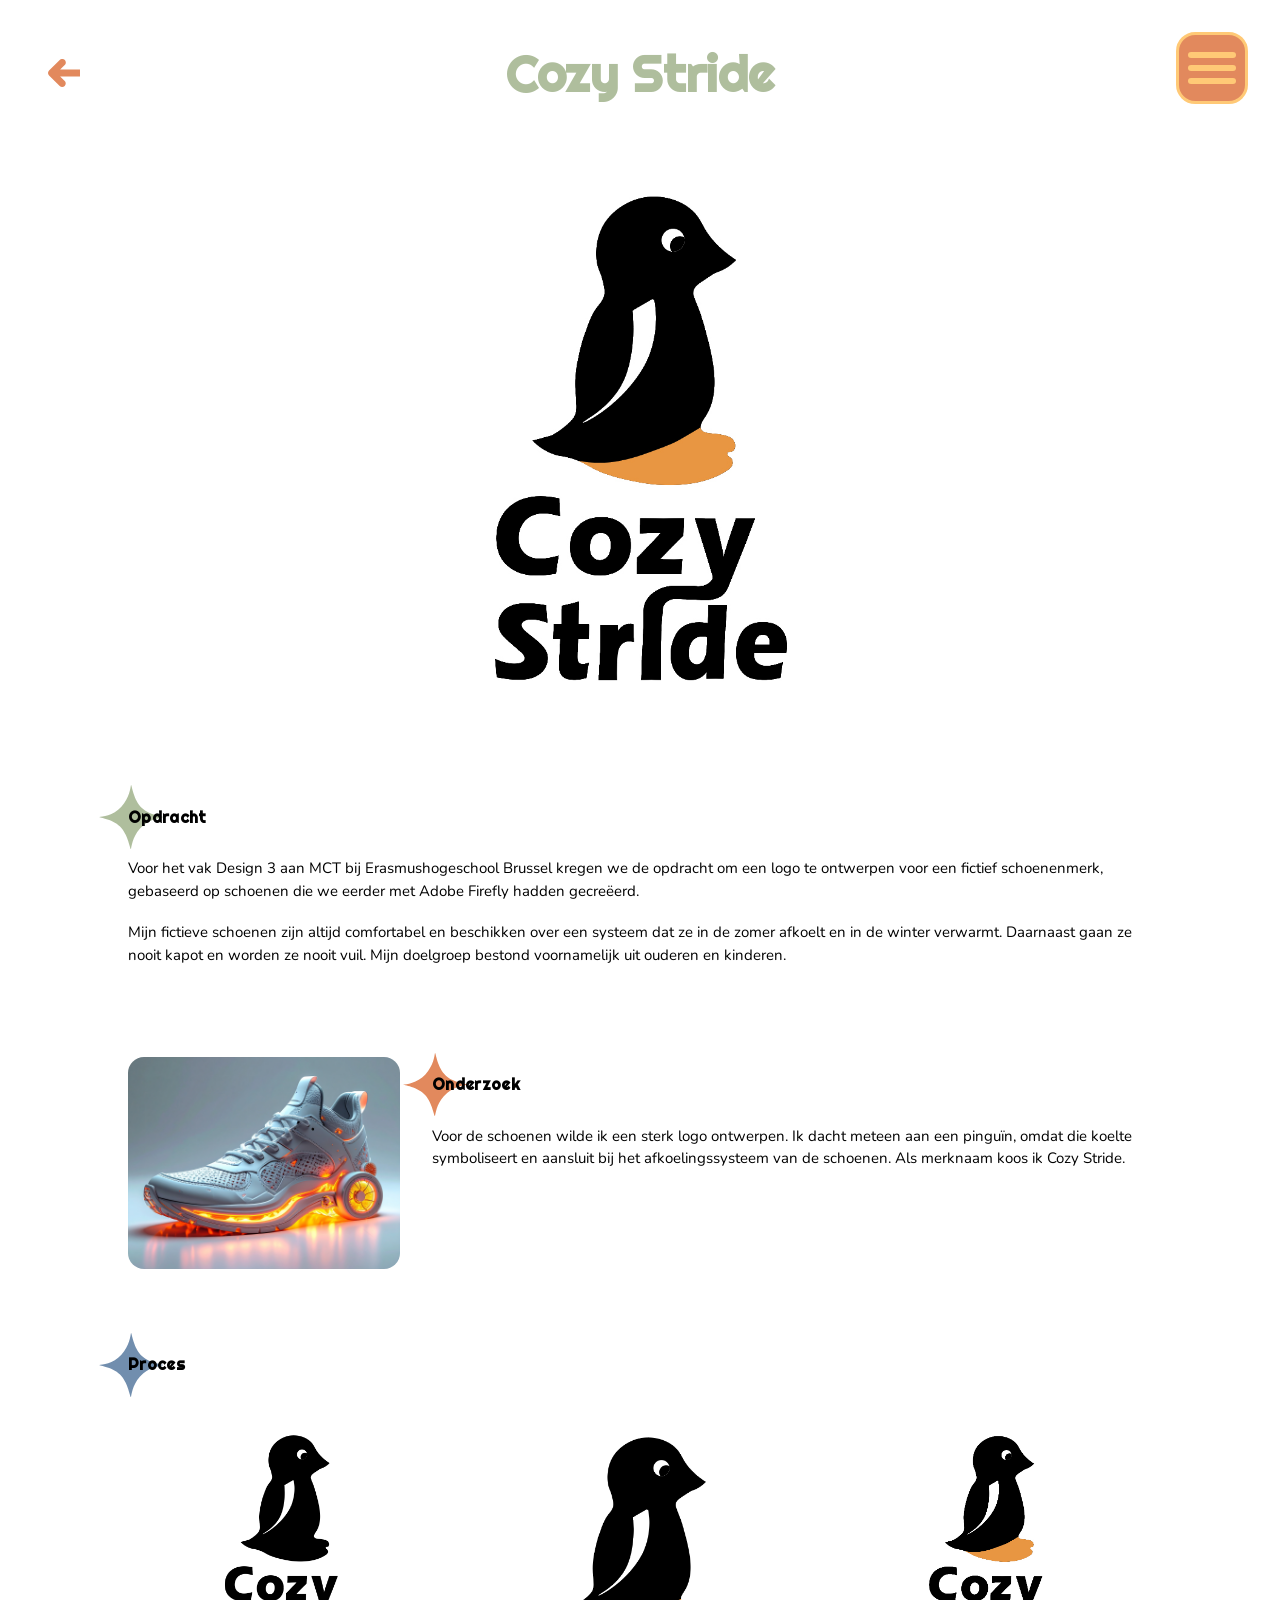
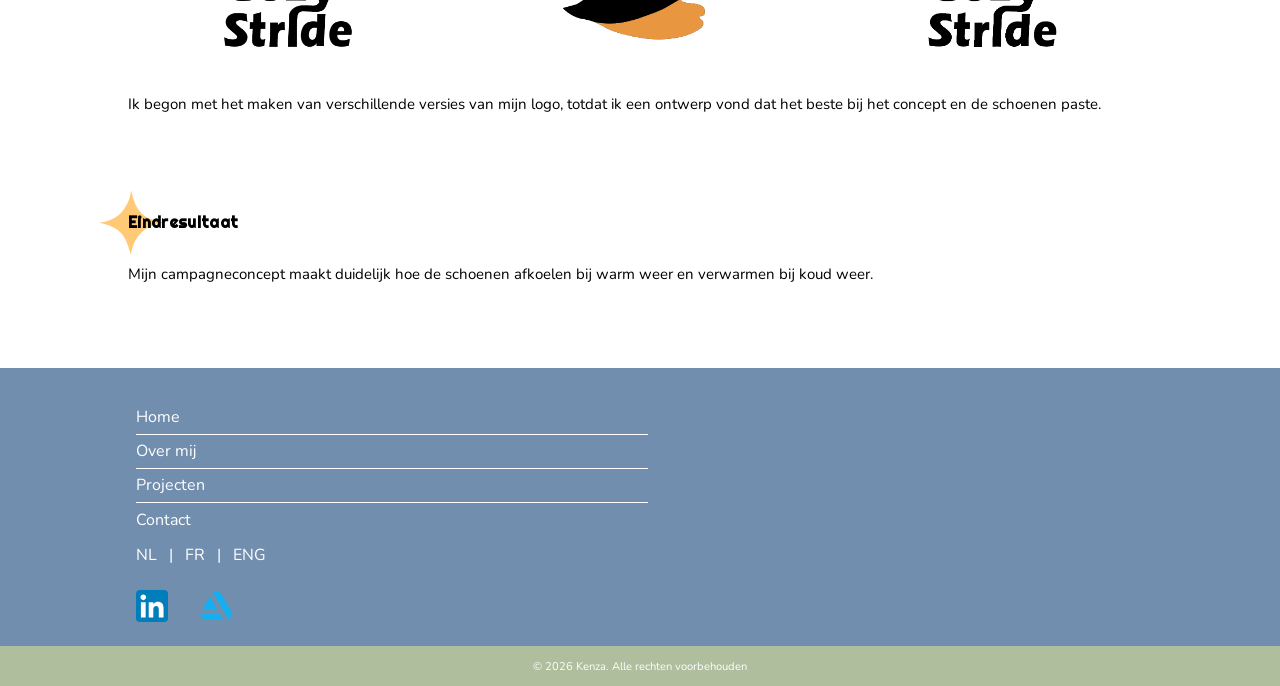
<file: projects/cozy-stride.html>
<!DOCTYPE html>
<html lang="nl">

<head>
    <meta charset="UTF-8">
    <meta name="viewport" content="width=device-width, initial-scale=1.0">

    <title data-i18n="title">Cozy Stride</title>

    <link rel="stylesheet" href="../css/style.css">
    <link rel="stylesheet" href="../css/cozy-stride.css">
</head>


<body class="cozy-stride-body" data-page="cozy">


    <!-- ==================================================
         HAMBURGER MENU
    ================================================== -->

    <div class="hamburger-menu">

        <button
            class="hamburger-button"
            aria-label="Menu openen"
            type="button"
            data-i18n="common.menuOpen"
            data-i18n-attr="aria-label"
        >
            <span></span>
            <span></span>
            <span></span>
        </button>


        <nav class="menu-overlay">

            <img
                src="../images/noise_background.png"
                class="menu-backgroundnoise"
                alt=""
            >


            <button
                class="menu-close"
                aria-label="Menu sluiten"
                type="button"
                data-i18n="common.menuClose"
                data-i18n-attr="aria-label"
            >
                ×
            </button>


            <div class="menu-content">

                <h6>
                    <a
                        href="../index.html"
                        data-i18n="common.home"
                    ></a>
                </h6>

                <h6>
                    <a
                        href="../about.html"
                        data-i18n="common.about"
                    ></a>
                </h6>

                <h6>
                    <a
                        href="../projects.html"
                        data-i18n="common.projects"
                    ></a>
                </h6>

                <h6>
                    <a
                        href="../contact.html"
                        data-i18n="common.contact"
                    ></a>
                </h6>


                <div class="menu-languages">

                    <h3>

                        <a
                            href="#"
                            data-lang="nl"
                            data-i18n="common.nl"
                        ></a>

                        <span>|</span>

                        <a
                            href="#"
                            data-lang="fr"
                            data-i18n="common.fr"
                        ></a>

                        <span>|</span>

                        <a
                            href="#"
                            data-lang="en"
                            data-i18n="common.eng"
                        ></a>

                    </h3>

                </div>

            </div>

        </nav>

    </div>



    <!-- ==================================================
         HEADER
    ================================================== -->

    <header class="project-header">

        <button
            class="project-back"
            type="button"
            aria-label="Ga terug naar de vorige pagina"
            data-i18n="common.back"
            data-i18n-attr="aria-label"
        >

            <img
                src="../images/arrow_back.svg"
                alt=""
            >

        </button>


        <h2 data-i18n="title">
            Cozy Stride
        </h2>

    </header>



    <!-- ==================================================
         PROJECT
    ================================================== -->

    <main class="project-page">


        <!-- ==================================================
             BOVENSTE AFBEELDING
        ================================================== -->

        <section class="project-top-image">

            <img
                src="../images/basislogo_withoutbg.jpg"
                alt="Cozy Stride logo"
            >

        </section>



        <!-- ==================================================
             OPDRACHT
        ================================================== -->

        <section class="project-block project-block-text">

            <div class="project-heading">

                <img
                    src="../images/green_star.svg"
                    alt=""
                >

                <h4 data-i18n="assignment">
                    Opdracht
                </h4>

            </div>


            <div class="project-text">

                <p data-i18n="assignmentText1">
                    Voor het vak Design 3 aan MCT bij Erasmushogeschool Brussel
                    kregen we de opdracht om een logo te ontwerpen voor een
                    fictief schoenenmerk, gebaseerd op schoenen die we eerder
                    met Adobe Firefly hadden gecreëerd.
                </p>


                <p data-i18n="assignmentText2">
                    Mijn fictieve schoenen zijn altijd comfortabel en beschikken
                    over een systeem dat ze in de zomer afkoelt en in de winter
                    verwarmt. Daarnaast gaan ze nooit kapot en worden ze nooit
                    vuil. Mijn doelgroep bestond voornamelijk uit ouderen en
                    kinderen.
                </p>

            </div>

        </section>



        <!-- ==================================================
             ONDERZOEK
        ================================================== -->

        <section class="project-block project-block-research">

            <div class="project-image">

                <img
                    src="../images/sneakers_2.png"
                    alt="Schoenen voor Cozy Stride"
                >

            </div>


            <div class="project-text project-text-research">

                <div class="project-heading">

                    <img
                        src="../images/red_star.svg"
                        alt=""
                    >

                    <h4 data-i18n="research">
                        Onderzoek
                    </h4>

                </div>


                <p data-i18n="researchText">
                    Voor de schoenen wilde ik een sterk logo ontwerpen. Ik dacht
                    meteen aan een pinguïn, omdat die koelte symboliseert en
                    aansluit bij het afkoelingssysteem van de schoenen. Als
                    merknaam koos ik Cozy Stride.
                </p>

            </div>

        </section>



        <!-- ==================================================
             PROCES
        ================================================== -->

        <section class="cozy-process">

            <div class="project-heading">

                <img
                    src="../images/blue_star.svg"
                    alt=""
                >

                <h4 data-i18n="process">
                    Proces
                </h4>

            </div>


            <div class="cozy-process-images">

                <img
                    src="../images/zwart_wit_logo.png"
                    alt="Zwart wit logo van Cozy Stride"
                >

                <img
                    src="../images/penguin.png"
                    alt="Pinguïn logo"
                >

                <img
                    src="../images/basislogo_withoutbg.jpg"
                    alt="Cozy Stride logo"
                >

            </div>


            <div class="project-text">

                <p data-i18n="processText">
                    Ik begon met het maken van verschillende versies van mijn
                    logo, totdat ik een ontwerp vond dat het beste bij het
                    concept en de schoenen paste.
                </p>

            </div>

        </section>



        <!-- ==================================================
             EINDRESULTAAT
        ================================================== -->

        <section class="project-block project-block-final">

            <div class="project-heading">

                <img
                    src="../images/yellow_star.svg"
                    alt=""
                >

                <h4 data-i18n="result">
                    Eindresultaat
                </h4>

            </div>


            <div class="project-text">

                <p data-i18n="resultText">
                    Mijn campagneconcept maakt duidelijk hoe de schoenen afkoelen
                    bij warm weer en verwarmen bij koud weer.
                </p>

            </div>

        </section>

    </main>



    <!-- ==================================================
         FOOTER
    ================================================== -->

    <footer class="footer">

        <div class="footer-content">

            <nav class="footer-nav">

                <a
                    href="../index.html"
                    data-i18n="common.home"
                ></a>

                <a
                    href="../about.html"
                    data-i18n="common.about"
                ></a>

                <a
                    href="../projects.html"
                    data-i18n="common.projects"
                ></a>

                <a
                    href="../contact.html"
                    data-i18n="common.contact"
                ></a>

            </nav>


            <div class="footer-languages">

                <a
                    href="#"
                    data-lang="nl"
                    data-i18n="common.nl"
                ></a>

                <span>|</span>

                <a
                    href="#"
                    data-lang="fr"
                    data-i18n="common.fr"
                ></a>

                <span>|</span>

                <a
                    href="#"
                    data-lang="en"
                    data-i18n="common.eng"
                ></a>

            </div>


            <div class="footer-socials">

                <a
                    href="https://www.linkedin.com/in/kenza-houben-a3b9473aa/"
                    class="footer-social"
                    aria-label="LinkedIn"
                    target="_blank"
                    rel="noopener noreferrer"
                >
                    <img
                        src="../images/linkedin.svg"
                        alt=""
                    >
                </a>


                <a
                    href="https://www.artstation.com/kenzahouben"
                    class="footer-social"
                    aria-label="ArtStation"
                    target="_blank"
                    rel="noopener noreferrer"
                >
                    <img
                        src="../images/artstation.svg"
                        alt=""
                    >
                </a>

            </div>

        </div>


        <div class="footer-bottom">

            <p data-i18n="common.copyright">
                © 2026 Kenza. Alle rechten voorbehouden
            </p>

        </div>

    </footer>



    <!-- ==================================================
         JAVASCRIPT
    ================================================== -->

    <script src="../js/hamburger-menu.js"></script>
    <script src="../js/project-back.js"></script>
    <script src="../js/language.js"></script>

</body>

</html>
</file>
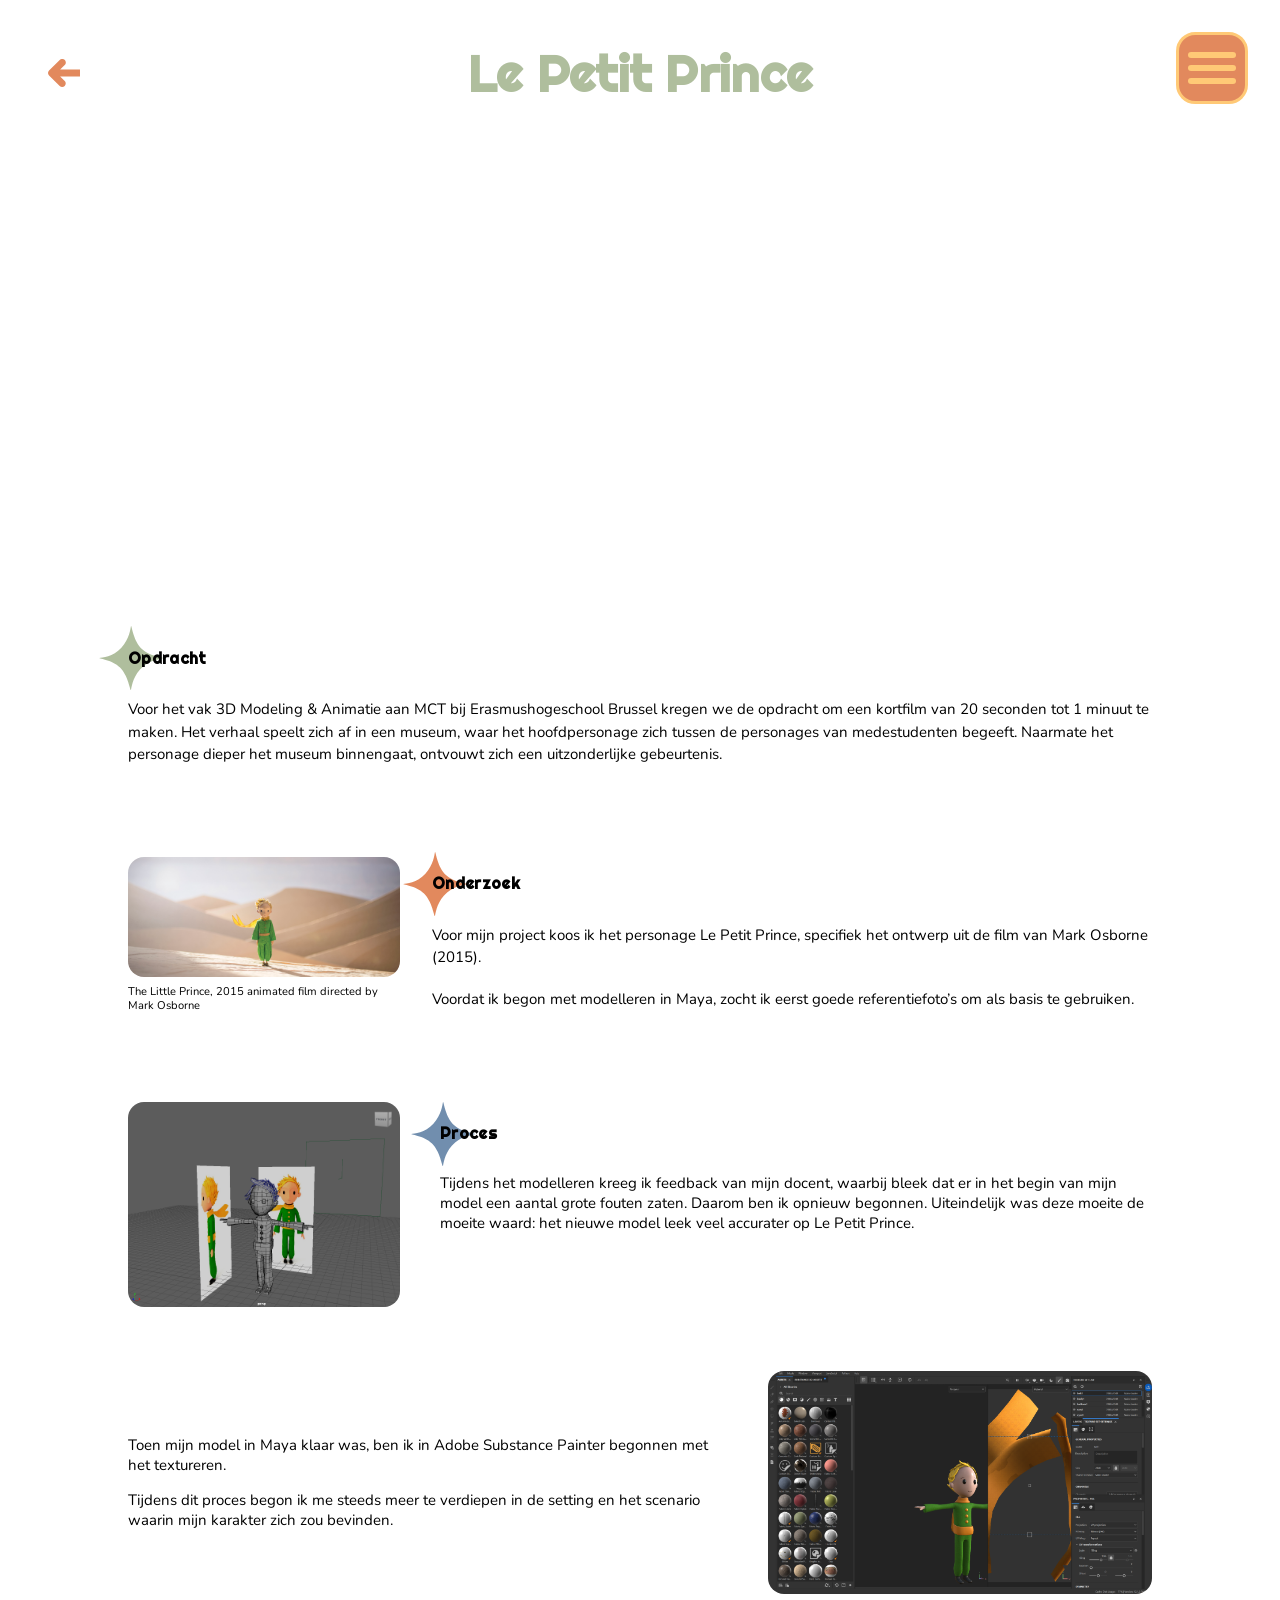
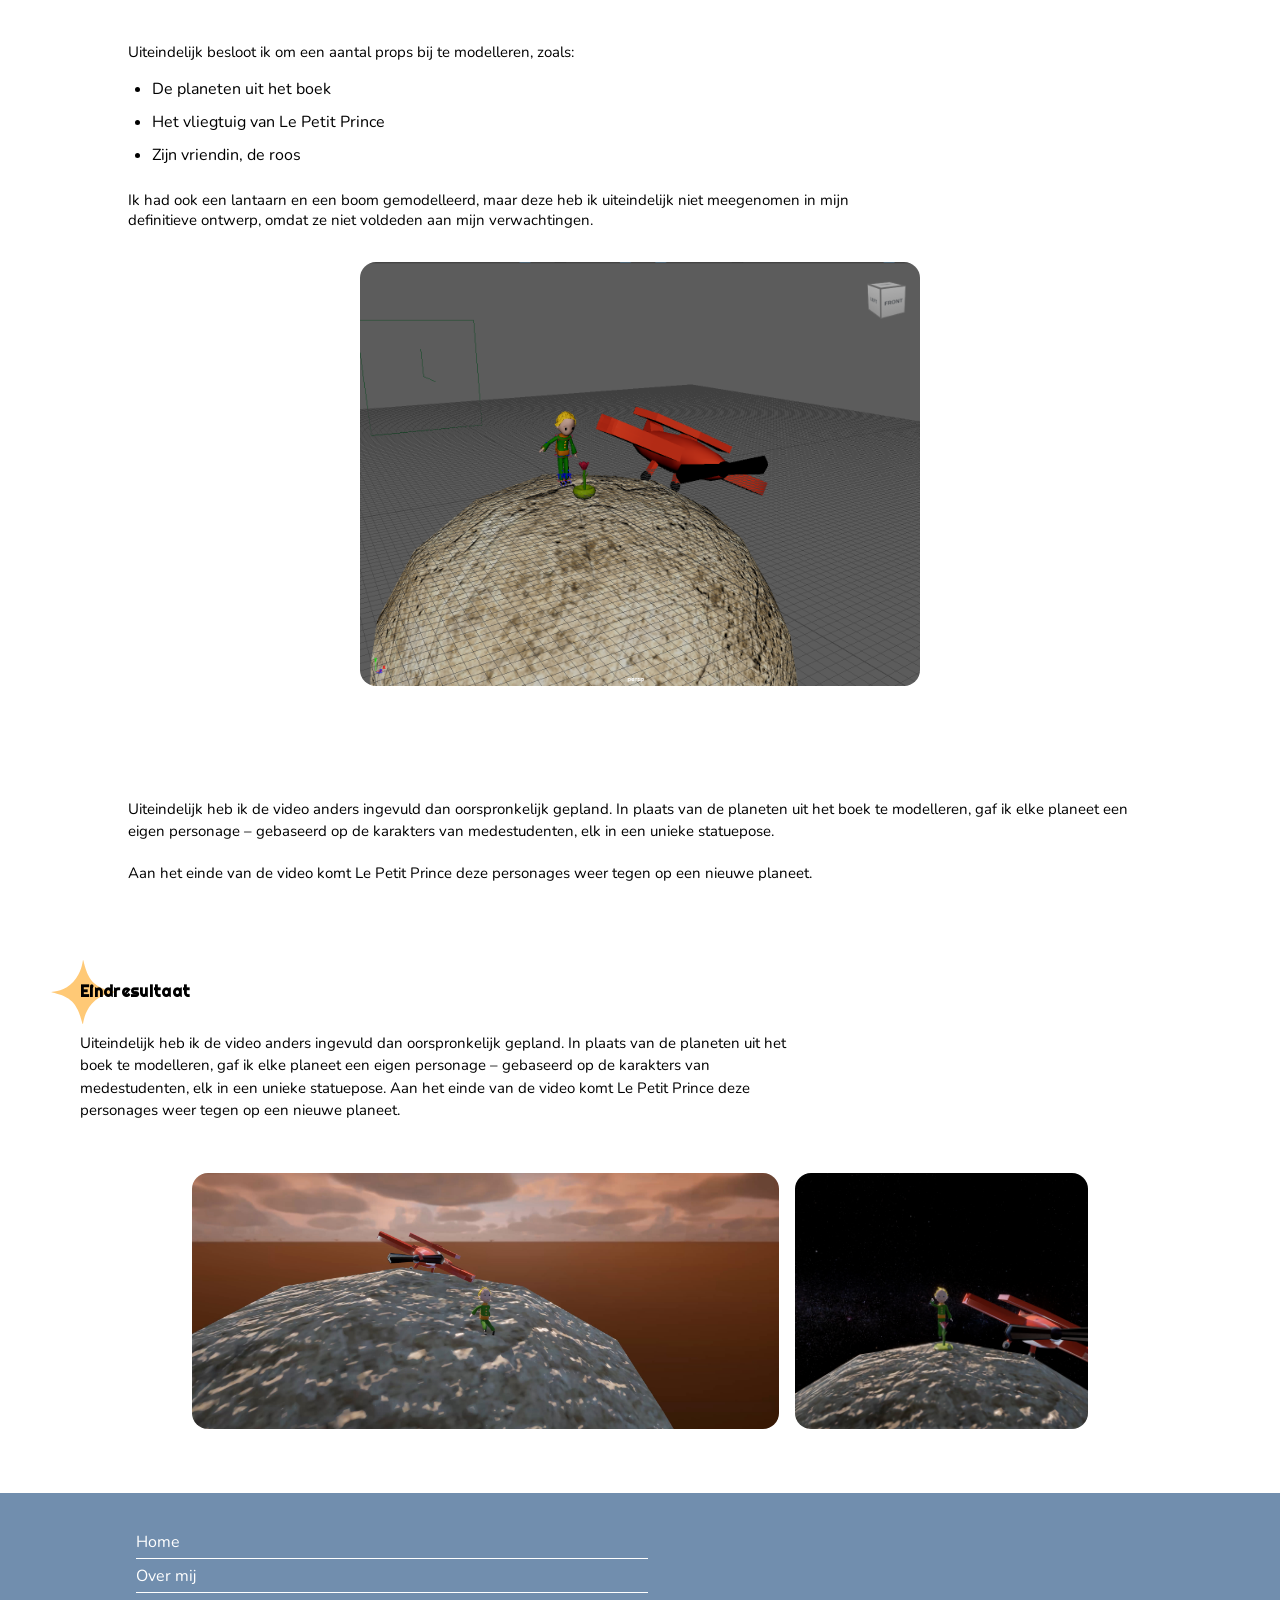
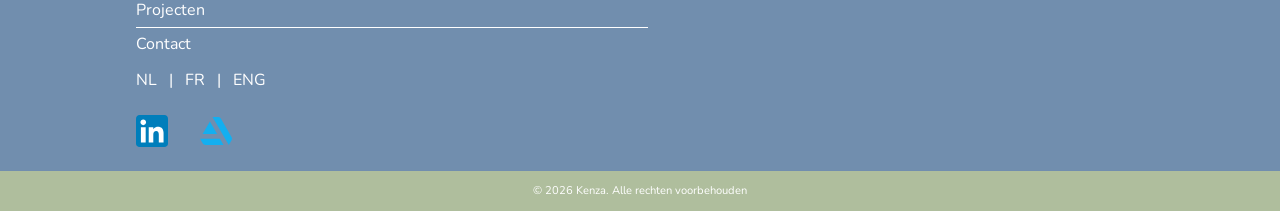
<file: projects/le-petit-prince.html>
<!DOCTYPE html>
<html lang="nl">

<head>
    <meta charset="UTF-8">
    <meta name="viewport" content="width=device-width, initial-scale=1.0">

    <title data-i18n="lePetitPrince.title">
        Le Petit Prince
    </title>

    <link rel="stylesheet" href="../css/style.css">
    <link rel="stylesheet" href="../css/le-petit-prince.css">
</head>


<body
    class="le-petit-prince-body"
    data-page="lePetitPrince"
>


    <!-- ==================================================
         HAMBURGER MENU
    ================================================== -->

    <div class="hamburger-menu">

        <button
            class="hamburger-button"
            aria-label="Menu openen"
            type="button"
            data-i18n="common.menuOpen"
            data-i18n-attr="aria-label"
        >
            <span></span>
            <span></span>
            <span></span>
        </button>


        <nav class="menu-overlay">

            <img
                src="../images/noise_background.png"
                class="menu-backgroundnoise"
                alt=""
            >


            <button
                class="menu-close"
                aria-label="Menu sluiten"
                type="button"
                data-i18n="common.menuClose"
                data-i18n-attr="aria-label"
            >
                ×
            </button>


            <div class="menu-content">

                <h6>
                    <a
                        href="../index.html"
                        data-i18n="common.home"
                    ></a>
                </h6>

                <h6>
                    <a
                        href="../about.html"
                        data-i18n="common.about"
                    ></a>
                </h6>

                <h6>
                    <a
                        href="../projects.html"
                        data-i18n="common.projects"
                    ></a>
                </h6>

                <h6>
                    <a
                        href="../contact.html"
                        data-i18n="common.contact"
                    ></a>
                </h6>


                <div class="menu-languages">

                    <h3>

                        <a
                            href="#"
                            data-lang="nl"
                            data-i18n="common.nl"
                        ></a>

                        <span>|</span>

                        <a
                            href="#"
                            data-lang="fr"
                            data-i18n="common.fr"
                        ></a>

                        <span>|</span>

                        <a
                            href="#"
                            data-lang="en"
                            data-i18n="common.eng"
                        ></a>

                    </h3>

                </div>

            </div>

        </nav>

    </div>



    <!-- ==================================================
         HEADER
    ================================================== -->

    <header class="project-header">

        <button
            class="project-back"
            type="button"
            aria-label="Ga terug naar de vorige pagina"
            data-i18n="common.back"
            data-i18n-attr="aria-label"
        >

            <img
                src="../images/arrow_back.svg"
                alt=""
            >

        </button>


        <h2 data-i18n="lePetitPrince.title">
            Le Petit Prince
        </h2>

    </header>



    <!-- ==================================================
         PROJECT
    ================================================== -->

    <main class="project-page">


        <!-- ==================================================
             VIDEO
        ================================================== -->

        <section class="project-video">

            <iframe
                src="https://www.youtube.com/embed/ID08sFJ-P7A"
                title="Le Petit Prince"
                data-i18n="lePetitPrince.title"
                data-i18n-attr="title"
                allow="accelerometer; autoplay; clipboard-write; encrypted-media; gyroscope; picture-in-picture; web-share"
                allowfullscreen
            ></iframe>

        </section>



        <!-- ==================================================
             OPDRACHT
        ================================================== -->

        <section class="project-block project-block-text">

            <div class="project-heading">

                <img
                    src="../images/green_star.svg"
                    alt=""
                >

                <h4 data-i18n="lePetitPrince.assignment">
                    Opdracht
                </h4>

            </div>


            <div class="project-text">

                <p data-i18n="lePetitPrince.assignmentText">
                    Voor het vak 3D Modeling &amp; Animatie aan MCT bij
                    Erasmushogeschool Brussel kregen we de opdracht om een
                    kortfilm van 20 seconden tot 1 minuut te maken. Het verhaal
                    speelt zich af in een museum, waar het hoofdpersonage zich
                    tussen de personages van medestudenten begeeft. Naarmate
                    het personage dieper het museum binnengaat, ontvouwt zich
                    een uitzonderlijke gebeurtenis.
                </p>

            </div>

        </section>



        <!-- ==================================================
             ONDERZOEK
        ================================================== -->

        <section class="project-block project-block-research">

            <div class="project-image">

                <img
                    src="../images/le_petit_prince_reference.jpg"
                    alt="Referentie van Le Petit Prince"
                >

                <p
                    class="image-source"
                    data-i18n="lePetitPrince.source"
                >
                    The Little Prince, 2015 animated film directed
                    by Mark Osborne
                </p>

            </div>


            <div class="project-text project-text-research">

                <div class="project-heading">

                    <img
                        src="../images/red_star.svg"
                        alt=""
                    >

                    <h4 data-i18n="lePetitPrince.research">
                        Onderzoek
                    </h4>

                </div>


                <p data-i18n="lePetitPrince.researchText1">
                    Voor mijn project koos ik het personage Le Petit Prince,
                    specifiek het ontwerp uit de film van Mark Osborne (2015).
                </p>


                <p data-i18n="lePetitPrince.researchText2">
                    Voordat ik begon met modelleren in Maya, zocht ik eerst
                    goede referentiefoto’s om als basis te gebruiken.
                </p>

            </div>

        </section>



        <!-- ==================================================
             PROCES
        ================================================== -->

        <section class="process-section">


            <!-- ==============================
                 PROCES - EERSTE DEEL
            ============================== -->

            <div class="process-intro">

                <div class="process-image">

                    <img
                        src="../images/le_petit_prince_new_model.png"
                        alt="Nieuw model van Le Petit Prince"
                    >

                </div>


                <div class="process-text">

                    <div class="project-heading">

                        <img
                            src="../images/blue_star.svg"
                            alt=""
                        >

                        <h4 data-i18n="lePetitPrince.process">
                            Proces
                        </h4>

                    </div>


                    <p data-i18n="lePetitPrince.processText1">
                        Tijdens het modelleren kreeg ik feedback van mijn docent,
                        waarbij bleek dat er in het begin van mijn model een aantal
                        grote fouten zaten. Daarom ben ik opnieuw begonnen.
                        Uiteindelijk was deze moeite de moeite waard: het nieuwe
                        model leek veel accurater op Le Petit Prince.
                    </p>

                </div>

            </div>



            <!-- ==============================
                 PROCES - SUBSTANCE PAINTER
            ============================== -->

            <div class="process-substance">

                <div class="process-text">

                    <p data-i18n="lePetitPrince.processText2">
                        Toen mijn model in Maya klaar was, ben ik in Adobe Substance
                        Painter begonnen met het textureren.
                    </p>


                    <p data-i18n="lePetitPrince.processText3">
                        Tijdens dit proces begon ik me steeds meer te verdiepen
                        in de setting en het scenario waarin mijn karakter zich
                        zou bevinden.
                    </p>

                </div>


                <div class="process-image">

                    <img
                        src="../images/le_petit_prince_substance_painter.png"
                        alt="Le Petit Prince in Adobe Substance Painter"
                    >

                </div>

            </div>



            <!-- ==============================
                 PROCES - PROPS
            ============================== -->

            <div class="process-props">

                <div class="process-text">

                    <p data-i18n="lePetitPrince.propsIntro">
                        Uiteindelijk besloot ik om een aantal props bij te
                        modelleren, zoals:
                    </p>


                    <ul>

                        <li data-i18n="lePetitPrince.planet">
                            De planeten uit het boek
                        </li>

                        <li data-i18n="lePetitPrince.plane">
                            Het vliegtuig van Le Petit Prince
                        </li>

                        <li data-i18n="lePetitPrince.rose">
                            Zijn vriendin, de roos
                        </li>

                    </ul>


                    <p data-i18n="lePetitPrince.processText4">
                        Ik had ook een lantaarn en een boom gemodelleerd, maar deze
                        heb ik uiteindelijk niet meegenomen in mijn definitieve
                        ontwerp, omdat ze niet voldeden aan mijn verwachtingen.
                    </p>

                </div>

            </div>



            <!-- ==============================
                 PROCES - GROTE AFBEELDING
            ============================== -->

            <div class="process-final-image">

                <img
                    src="../images/le_petit_prince_props.png"
                    alt="Props van Le Petit Prince"
                >

            </div>


        </section>



        <!-- ==================================================
             OVERGANG NAAR EINDRESULTAAT
        ================================================== -->

        <section class="project-block project-block-text">

            <div class="project-text">

                <p data-i18n="lePetitPrince.transitionText1">
                    Uiteindelijk heb ik de video anders ingevuld dan oorspronkelijk
                    gepland. In plaats van de planeten uit het boek te modelleren,
                    gaf ik elke planeet een eigen personage – gebaseerd op de
                    karakters van medestudenten, elk in een unieke statuepose.
                </p>


                <p data-i18n="lePetitPrince.transitionText2">
                    Aan het einde van de video komt Le Petit Prince deze
                    personages weer tegen op een nieuwe planeet.
                </p>

            </div>

        </section>



        <!-- ==================================================
             EINDRESULTAAT
        ================================================== -->

        <section class="project-block project-block-final">

            <div class="project-heading">

                <img
                    src="../images/yellow_star.svg"
                    alt=""
                >

                <h4 data-i18n="lePetitPrince.result">
                    Eindresultaat
                </h4>

            </div>


            <div class="project-text">

                <p data-i18n="lePetitPrince.resultText">
                    Uiteindelijk heb ik de video anders ingevuld dan oorspronkelijk
                    gepland. In plaats van de planeten uit het boek te modelleren,
                    gaf ik elke planeet een eigen personage – gebaseerd op de
                    karakters van medestudenten, elk in een unieke statuepose.
                    Aan het einde van de video komt Le Petit Prince deze
                    personages weer tegen op een nieuwe planeet.
                </p>

            </div>

        </section>



        <!-- ==================================================
             EINDRESULTAAT AFBEELDINGEN
        ================================================== -->

        <section class="project-final-images">

            <img
                src="../images/le_petit_prince_cover.jpg"
                alt="Le Petit Prince eindresultaat"
            >

            <img
                src="../images/le_petit_prince_begin_scene.jpg"
                alt="Le Petit Prince begin scène"
            >

        </section>

    </main>



    <!-- ==================================================
         FOOTER
    ================================================== -->

    <footer class="footer">

        <div class="footer-content">

            <nav class="footer-nav">

                <a
                    href="../index.html"
                    data-i18n="common.home"
                ></a>

                <a
                    href="../about.html"
                    data-i18n="common.about"
                ></a>

                <a
                    href="../projects.html"
                    data-i18n="common.projects"
                ></a>

                <a
                    href="../contact.html"
                    data-i18n="common.contact"
                ></a>

            </nav>


            <div class="footer-languages">

                <a
                    href="#"
                    data-lang="nl"
                    data-i18n="common.nl"
                ></a>

                <span>|</span>

                <a
                    href="#"
                    data-lang="fr"
                    data-i18n="common.fr"
                ></a>

                <span>|</span>

                <a
                    href="#"
                    data-lang="en"
                    data-i18n="common.eng"
                ></a>

            </div>


            <div class="footer-socials">

                <a
                    href="https://www.linkedin.com/in/kenza-houben-a3b9473aa/"
                    class="footer-social"
                    aria-label="LinkedIn"
                    target="_blank"
                    rel="noopener noreferrer"
                >
                    <img
                        src="../images/linkedin.svg"
                        alt=""
                    >
                </a>


                <a
                    href="https://www.artstation.com/kenzahouben"
                    class="footer-social"
                    aria-label="ArtStation"
                    target="_blank"
                    rel="noopener noreferrer"
                >
                    <img
                        src="../images/artstation.svg"
                        alt=""
                    >
                </a>

            </div>

        </div>


        <div class="footer-bottom">

            <p data-i18n="common.copyright">
                © 2026 Kenza. Alle rechten voorbehouden
            </p>

        </div>

    </footer>



    <!-- ==================================================
         JAVASCRIPT
    ================================================== -->

    <script src="../js/hamburger-menu.js"></script>
    <script src="../js/project-back.js"></script>
    <script src="../js/language.js"></script>

</body>

</html>
</file>
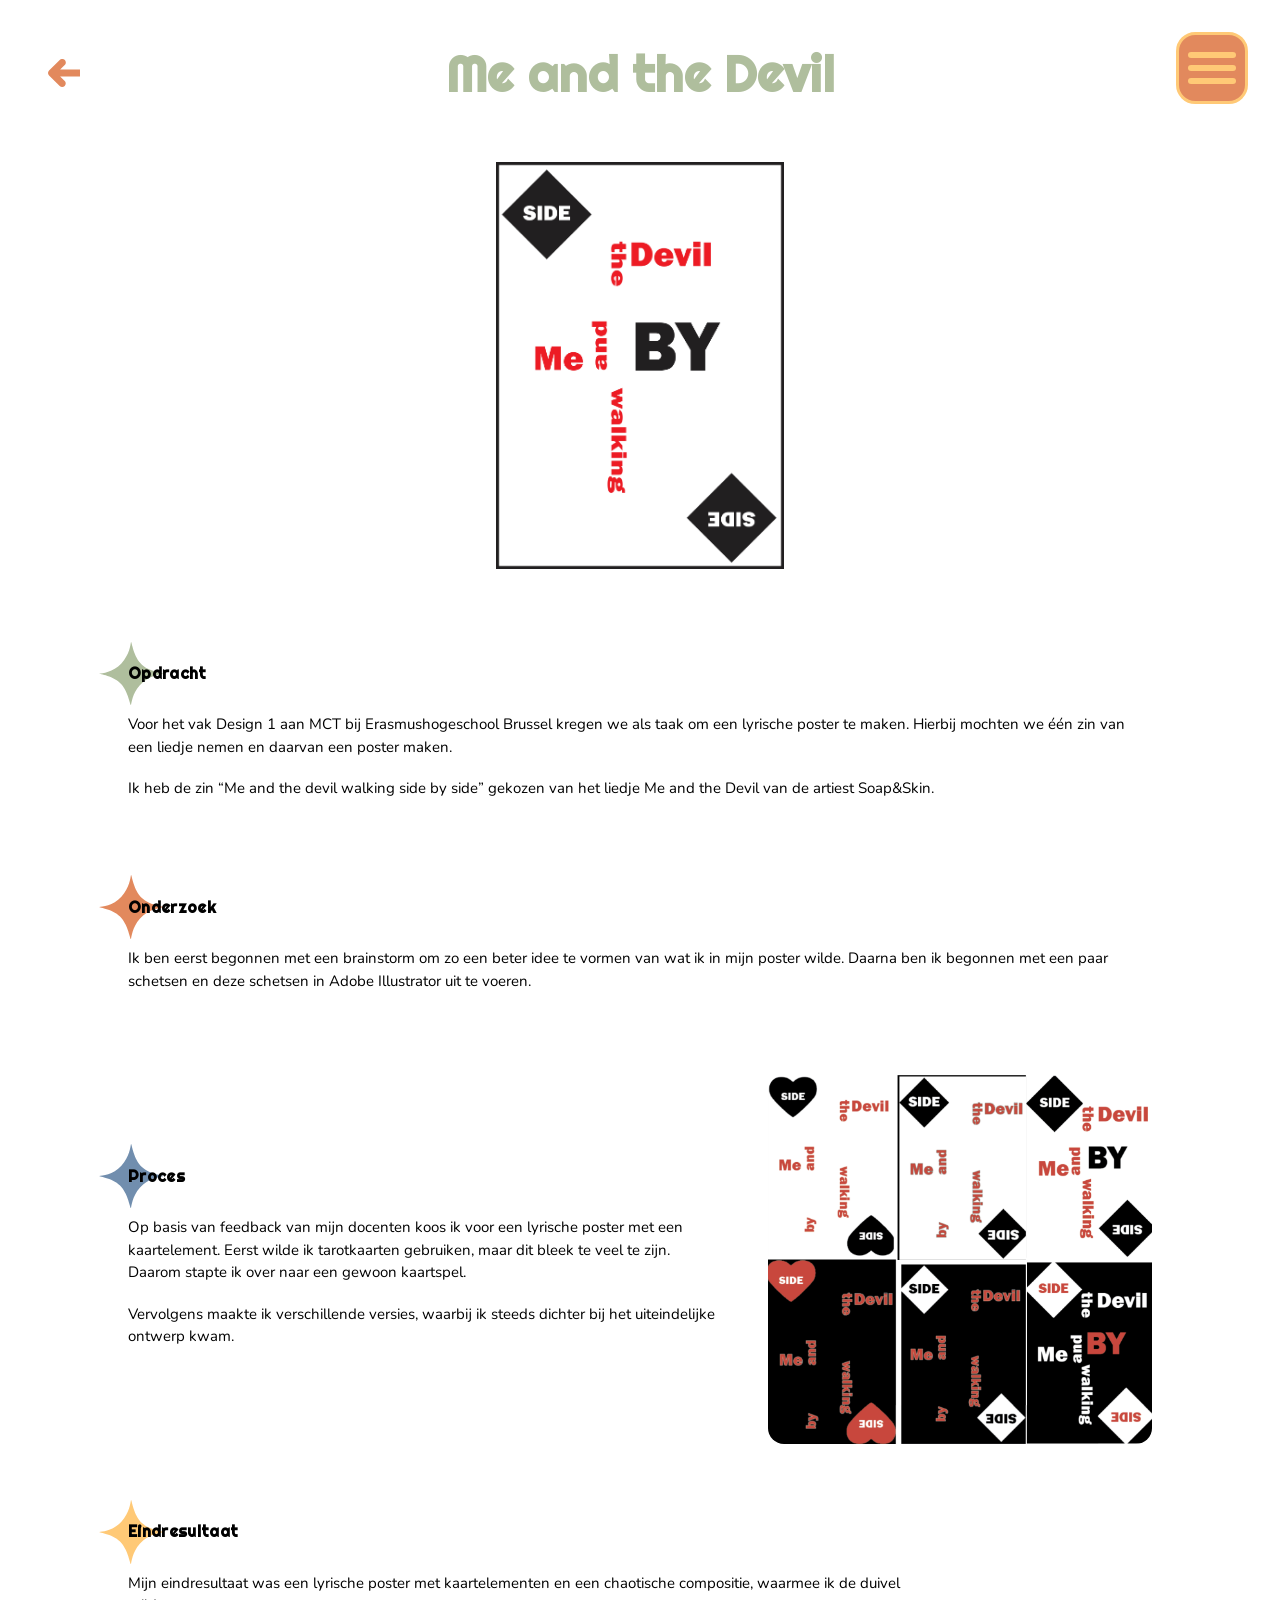
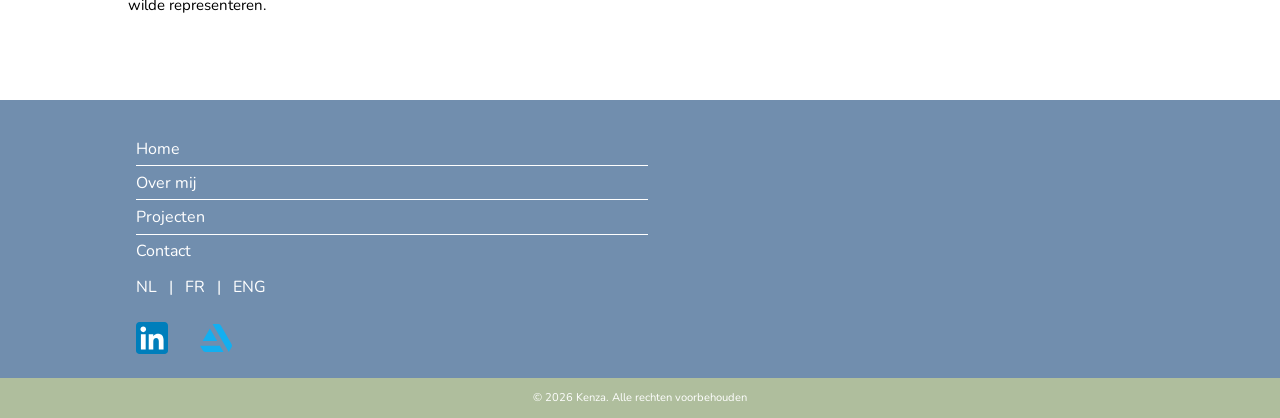
<file: projects/me-and-the-devil.html>
<!DOCTYPE html>
<html lang="nl">

<head>
    <meta charset="UTF-8">
    <meta name="viewport" content="width=device-width, initial-scale=1.0">

    <title data-i18n="title">Me and the Devil</title>

    <link rel="stylesheet" href="../css/style.css">
    <link rel="stylesheet" href="../css/me-and-the-devil.css">
</head>


<body class="me-and-the-devil-body" data-page="meAndDevil">


    <!-- ==================================================
         HAMBURGER MENU
    ================================================== -->

    <div class="hamburger-menu">

        <button
            class="hamburger-button"
            aria-label="Menu openen"
            type="button"
            data-i18n="common.menuOpen"
            data-i18n-attr="aria-label"
        >
            <span></span>
            <span></span>
            <span></span>
        </button>


        <nav class="menu-overlay">

            <img
                src="../images/noise_background.png"
                class="menu-backgroundnoise"
                alt=""
            >


            <button
                class="menu-close"
                aria-label="Menu sluiten"
                type="button"
                data-i18n="common.menuClose"
                data-i18n-attr="aria-label"
            >
                ×
            </button>


            <div class="menu-content">

                <h6>
                    <a
                        href="../index.html"
                        data-i18n="common.home"
                    ></a>
                </h6>

                <h6>
                    <a
                        href="../about.html"
                        data-i18n="common.about"
                    ></a>
                </h6>

                <h6>
                    <a
                        href="../projects.html"
                        data-i18n="common.projects"
                    ></a>
                </h6>

                <h6>
                    <a
                        href="../contact.html"
                        data-i18n="common.contact"
                    ></a>
                </h6>


                <div class="menu-languages">

                    <h3>

                        <a
                            href="#"
                            data-lang="nl"
                            data-i18n="common.nl"
                        ></a>

                        <span>|</span>

                        <a
                            href="#"
                            data-lang="fr"
                            data-i18n="common.fr"
                        ></a>

                        <span>|</span>

                        <a
                            href="#"
                            data-lang="en"
                            data-i18n="common.eng"
                        ></a>

                    </h3>

                </div>

            </div>

        </nav>

    </div>



    <!-- ==================================================
         HEADER
    ================================================== -->

    <header class="project-header">

        <button
            class="project-back"
            type="button"
            aria-label="Ga terug naar de vorige pagina"
            data-i18n="common.back"
            data-i18n-attr="aria-label"
        >

            <img
                src="../images/arrow_back.svg"
                alt=""
            >

        </button>


        <h2 data-i18n="title">
            Me and the Devil
        </h2>

    </header>



    <!-- ==================================================
         PROJECT
    ================================================== -->

    <main class="project-page">


        <!-- ==================================================
             BOVENSTE AFBEELDING
        ================================================== -->

        <section class="project-top-image">

            <img
                src="../images/me_and_the_devil.jpg"
                alt="Me and the Devil poster"
            >

        </section>



        <!-- ==================================================
             OPDRACHT
        ================================================== -->

        <section class="project-block project-block-text">

            <div class="project-heading">

                <img
                    src="../images/green_star.svg"
                    alt=""
                >

                <h4 data-i18n="assignment">
                    Opdracht
                </h4>

            </div>


            <div class="project-text">

                <p data-i18n="assignmentText1">
                    Voor het vak Design 1 aan MCT bij Erasmushogeschool Brussel
                    kregen we als taak om een lyrische poster te maken. Hierbij
                    mochten we één zin van een liedje nemen en daarvan een poster
                    maken.
                </p>


                <p data-i18n="assignmentText2">
                    Ik heb de zin “Me and the devil walking side by side”
                    gekozen van het liedje Me and the Devil van de artiest
                    Soap&amp;Skin.
                </p>

            </div>

        </section>



        <!-- ==================================================
             ONDERZOEK
        ================================================== -->

        <section class="project-block project-block-text">

            <div class="project-heading">

                <img
                    src="../images/red_star.svg"
                    alt=""
                >

                <h4 data-i18n="research">
                    Onderzoek
                </h4>

            </div>


            <div class="project-text">

                <p data-i18n="researchText">
                    Ik ben eerst begonnen met een brainstorm om zo een beter
                    idee te vormen van wat ik in mijn poster wilde. Daarna ben
                    ik begonnen met een paar schetsen en deze schetsen in Adobe
                    Illustrator uit te voeren.
                </p>

            </div>

        </section>



        <!-- ==================================================
             PROCES
        ================================================== -->

        <section class="devil-process">


            <div class="devil-process-text">

                <div class="project-heading">

                    <img
                        src="../images/blue_star.svg"
                        alt=""
                    >

                    <h4 data-i18n="process">
                        Proces
                    </h4>

                </div>


                <div class="project-text">

                    <p data-i18n="processText1">
                        Op basis van feedback van mijn docenten koos ik voor
                        een lyrische poster met een kaartelement. Eerst wilde
                        ik tarotkaarten gebruiken, maar dit bleek te veel te zijn.
                        Daarom stapte ik over naar een gewoon kaartspel.
                    </p>


                    <p data-i18n="processText2">
                        Vervolgens maakte ik verschillende versies, waarbij ik
                        steeds dichter bij het uiteindelijke ontwerp kwam.
                    </p>

                </div>

            </div>


            <div class="devil-process-image">

                <img
                    src="../images/me_and_the_devil_proces.png"
                    alt="Proces van de Me and the Devil poster"
                >

            </div>

        </section>



        <!-- ==================================================
             EINDRESULTAAT
        ================================================== -->

        <section class="project-block project-block-final">

            <div class="project-heading">

                <img
                    src="../images/yellow_star.svg"
                    alt=""
                >

                <h4 data-i18n="result">
                    Eindresultaat
                </h4>

            </div>


            <div class="project-text">

                <p data-i18n="resultText">
                    Mijn eindresultaat was een lyrische poster met
                    kaartelementen en een chaotische compositie, waarmee ik
                    de duivel wilde representeren.
                </p>

            </div>

        </section>

    </main>



    <!-- ==================================================
         FOOTER
    ================================================== -->

    <footer class="footer">

        <div class="footer-content">

            <nav class="footer-nav">

                <a
                    href="../index.html"
                    data-i18n="common.home"
                ></a>

                <a
                    href="../about.html"
                    data-i18n="common.about"
                ></a>

                <a
                    href="../projects.html"
                    data-i18n="common.projects"
                ></a>

                <a
                    href="../contact.html"
                    data-i18n="common.contact"
                ></a>

            </nav>


            <div class="footer-languages">

                <a
                    href="#"
                    data-lang="nl"
                    data-i18n="common.nl"
                ></a>

                <span>|</span>

                <a
                    href="#"
                    data-lang="fr"
                    data-i18n="common.fr"
                ></a>

                <span>|</span>

                <a
                    href="#"
                    data-lang="en"
                    data-i18n="common.eng"
                ></a>

            </div>


            <div class="footer-socials">

                <a
                    href="https://www.linkedin.com/in/kenza-houben-a3b9473aa/"
                    class="footer-social"
                    aria-label="LinkedIn"
                    target="_blank"
                    rel="noopener noreferrer"
                >
                    <img
                        src="../images/linkedin.svg"
                        alt=""
                    >
                </a>


                <a
                    href="https://www.artstation.com/kenzahouben"
                    class="footer-social"
                    aria-label="ArtStation"
                    target="_blank"
                    rel="noopener noreferrer"
                >
                    <img
                        src="../images/artstation.svg"
                        alt=""
                    >
                </a>

            </div>

        </div>


        <div class="footer-bottom">

            <p data-i18n="common.copyright">
                © 2026 Kenza. Alle rechten voorbehouden
            </p>

        </div>

    </footer>



    <!-- ==================================================
         JAVASCRIPT
    ================================================== -->

    <script src="../js/hamburger-menu.js"></script>
    <script src="../js/project-back.js"></script>
    <script src="../js/language.js"></script>

</body>

</html>
</file>
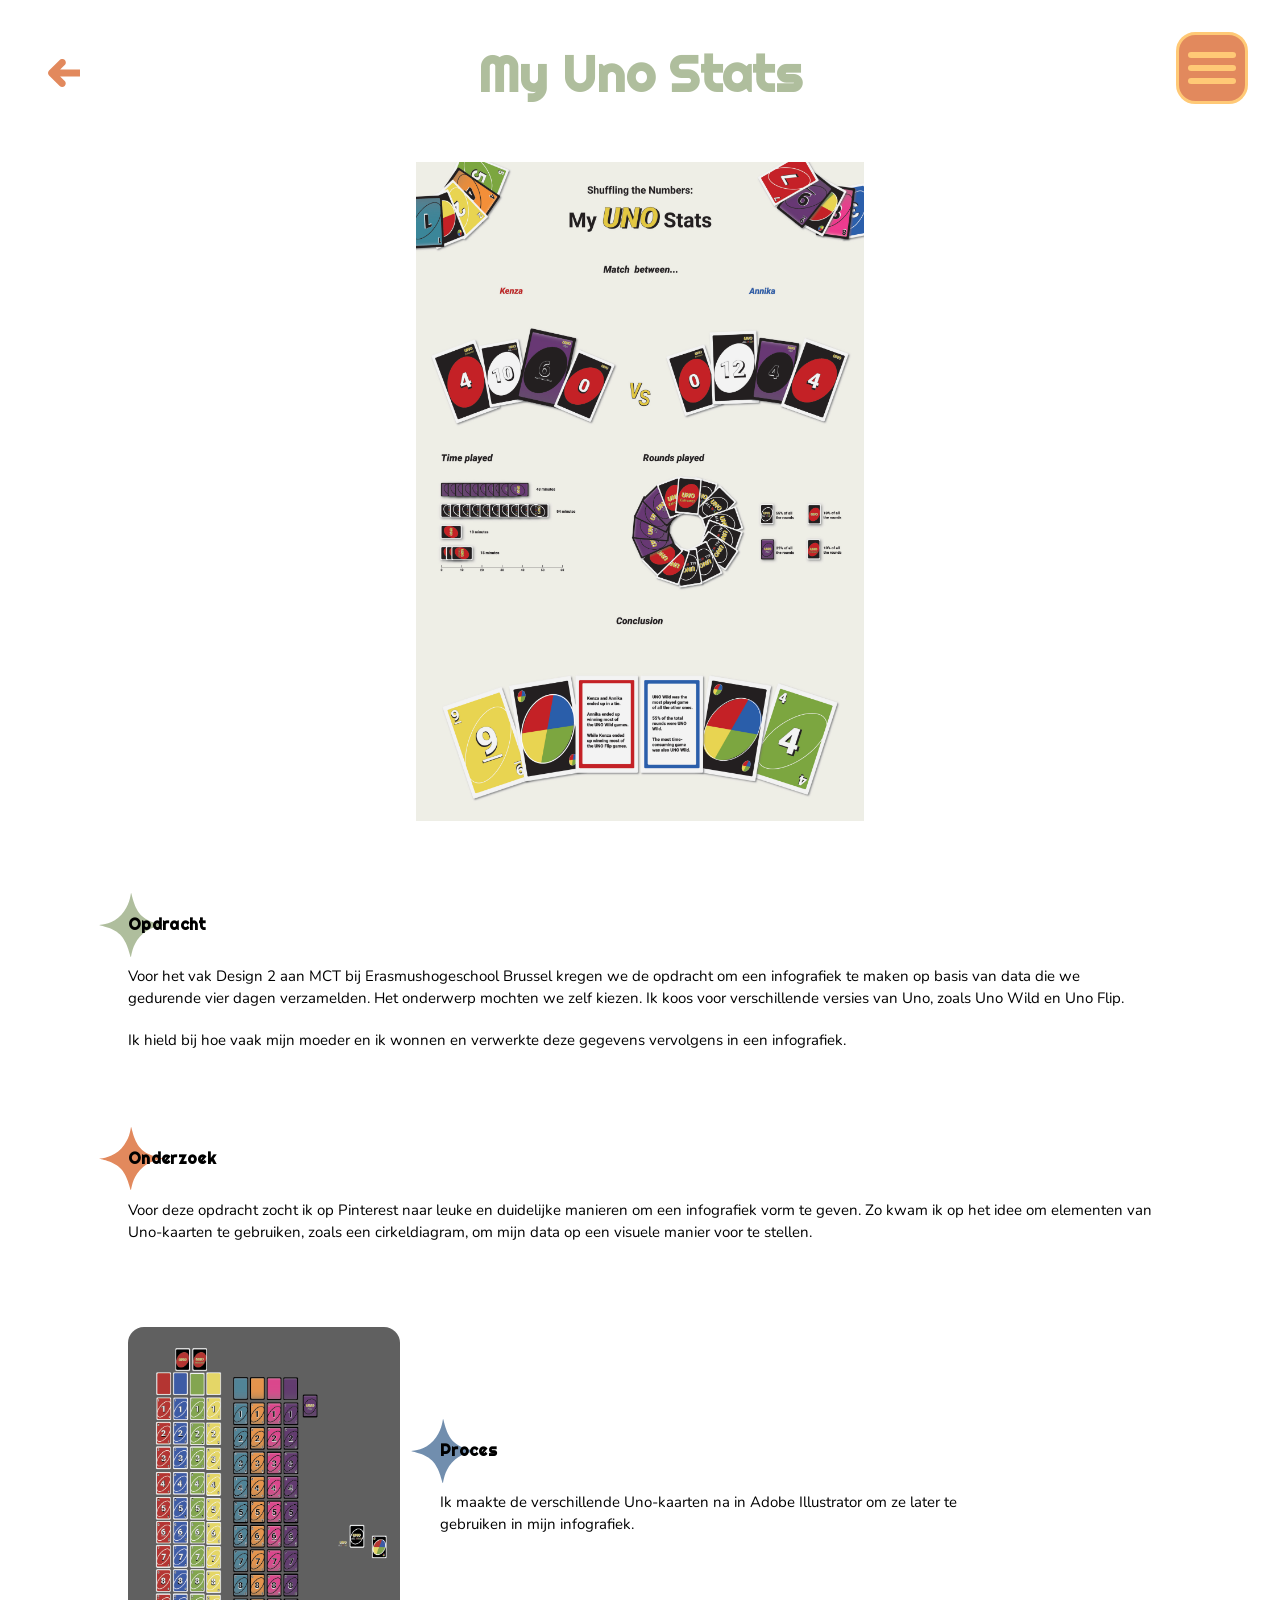
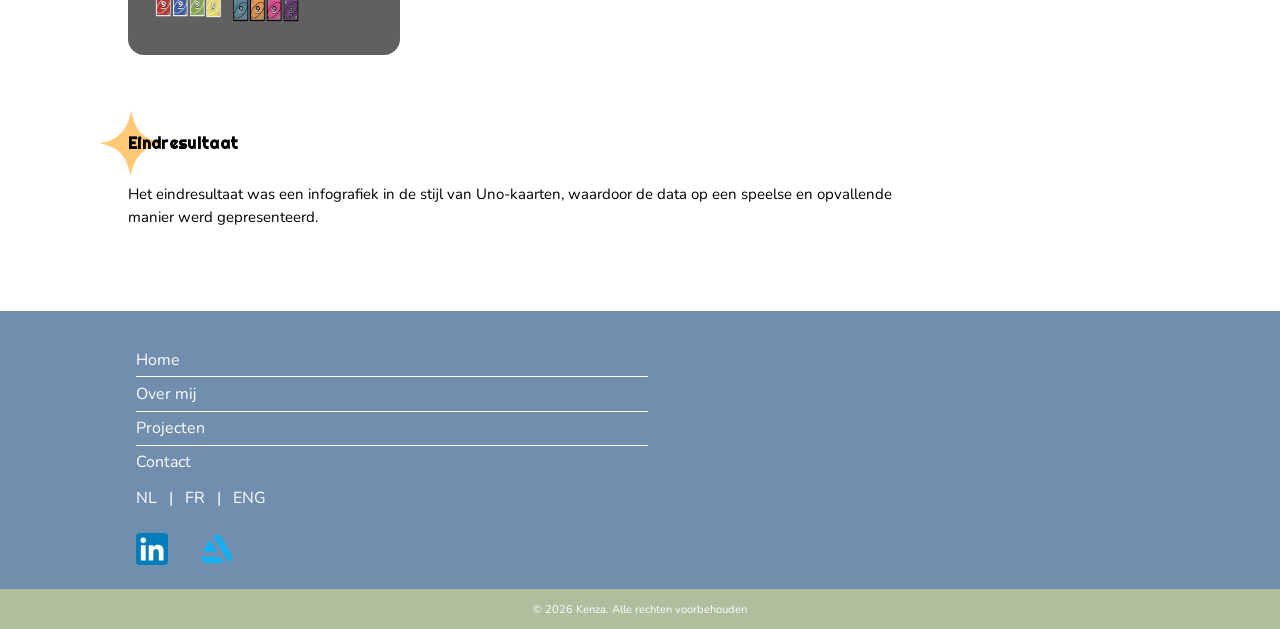
<file: projects/my-uno-stats.html>
<!DOCTYPE html>
<html lang="nl">

<head>
    <meta charset="UTF-8">
    <meta name="viewport" content="width=device-width, initial-scale=1.0">

    <title data-i18n="title">My Uno Stats</title>

    <link rel="stylesheet" href="../css/style.css">
    <link rel="stylesheet" href="../css/my-uno-stats.css">
</head>


<body class="my-uno-stats-body" data-page="myUnoStats">


    <!-- ==================================================
         HAMBURGER MENU
    ================================================== -->

    <div class="hamburger-menu">

        <button
            class="hamburger-button"
            aria-label="Menu openen"
            type="button"
            data-i18n="common.menuOpen"
            data-i18n-attr="aria-label"
        >
            <span></span>
            <span></span>
            <span></span>
        </button>


        <nav class="menu-overlay">

            <img
                src="../images/noise_background.png"
                class="menu-backgroundnoise"
                alt=""
            >


            <button
                class="menu-close"
                aria-label="Menu sluiten"
                type="button"
                data-i18n="common.menuClose"
                data-i18n-attr="aria-label"
            >
                ×
            </button>


            <div class="menu-content">

                <h6>
                    <a
                        href="../index.html"
                        data-i18n="common.home"
                    ></a>
                </h6>

                <h6>
                    <a
                        href="../about.html"
                        data-i18n="common.about"
                    ></a>
                </h6>

                <h6>
                    <a
                        href="../projects.html"
                        data-i18n="common.projects"
                    ></a>
                </h6>

                <h6>
                    <a
                        href="../contact.html"
                        data-i18n="common.contact"
                    ></a>
                </h6>


                <div class="menu-languages">

                    <h3>

                        <a
                            href="#"
                            data-lang="nl"
                            data-i18n="common.nl"
                        ></a>

                        <span>|</span>

                        <a
                            href="#"
                            data-lang="fr"
                            data-i18n="common.fr"
                        ></a>

                        <span>|</span>

                        <a
                            href="#"
                            data-lang="en"
                            data-i18n="common.eng"
                        ></a>

                    </h3>

                </div>

            </div>

        </nav>

    </div>



    <!-- ==================================================
         HEADER
    ================================================== -->

    <header class="project-header">

        <button
            class="project-back"
            type="button"
            aria-label="Ga terug naar de vorige pagina"
            data-i18n="common.back"
            data-i18n-attr="aria-label"
        >

            <img
                src="../images/arrow_back.svg"
                alt=""
            >

        </button>


        <h2 data-i18n="title">
            My Uno Stats
        </h2>

    </header>



    <!-- ==================================================
         PROJECT
    ================================================== -->

    <main class="project-page">


        <!-- ==================================================
             BOVENSTE AFBEELDING
        ================================================== -->

        <section class="project-top-image">

            <img
                src="../images/my_uno_stats.jpg"
                alt="My Uno Stats infografiek"
            >

        </section>



        <!-- ==================================================
             OPDRACHT
        ================================================== -->

        <section class="project-block project-block-text">

            <div class="project-heading">

                <img
                    src="../images/green_star.svg"
                    alt=""
                >

                <h4 data-i18n="assignment">
                    Opdracht
                </h4>

            </div>


            <div class="project-text">

                <p data-i18n="assignmentText1">
                    Voor het vak Design 2 aan MCT bij Erasmushogeschool Brussel
                    kregen we de opdracht om een infografiek te maken op basis
                    van data die we gedurende vier dagen verzamelden. Het
                    onderwerp mochten we zelf kiezen. Ik koos voor verschillende
                    versies van Uno, zoals Uno Wild en Uno Flip.
                </p>


                <p data-i18n="assignmentText2">
                    Ik hield bij hoe vaak mijn moeder en ik wonnen en verwerkte
                    deze gegevens vervolgens in een infografiek.
                </p>

            </div>

        </section>



        <!-- ==================================================
             ONDERZOEK
        ================================================== -->

        <section class="project-block project-block-text">

            <div class="project-heading">

                <img
                    src="../images/red_star.svg"
                    alt=""
                >

                <h4 data-i18n="research">
                    Onderzoek
                </h4>

            </div>


            <div class="project-text">

                <p data-i18n="researchText">
                    Voor deze opdracht zocht ik op Pinterest naar leuke en
                    duidelijke manieren om een infografiek vorm te geven.
                    Zo kwam ik op het idee om elementen van Uno-kaarten te
                    gebruiken, zoals een cirkeldiagram, om mijn data op een
                    visuele manier voor te stellen.
                </p>

            </div>

        </section>



        <!-- ==================================================
             PROCES
        ================================================== -->

        <section class="uno-process">

            <div class="uno-process-image">

                <img
                    src="../images/my_uno_stats_cards.png"
                    alt="Uno-kaarten ontworpen voor de infografiek"
                >

            </div>


            <div class="uno-process-text">

                <div class="project-heading">

                    <img
                        src="../images/blue_star.svg"
                        alt=""
                    >

                    <h4 data-i18n="process">
                        Proces
                    </h4>

                </div>


                <div class="project-text">

                    <p data-i18n="processText">
                        Ik maakte de verschillende Uno-kaarten na in Adobe
                        Illustrator om ze later te gebruiken in mijn
                        infografiek.
                    </p>

                </div>

            </div>

        </section>



        <!-- ==================================================
             EINDRESULTAAT
        ================================================== -->

        <section class="project-block project-block-final">

            <div class="project-heading">

                <img
                    src="../images/yellow_star.svg"
                    alt=""
                >

                <h4 data-i18n="result">
                    Eindresultaat
                </h4>

            </div>


            <div class="project-text">

                <p data-i18n="resultText">
                    Het eindresultaat was een infografiek in de stijl van
                    Uno-kaarten, waardoor de data op een speelse en opvallende
                    manier werd gepresenteerd.
                </p>

            </div>

        </section>

    </main>



    <!-- ==================================================
         FOOTER
    ================================================== -->

    <footer class="footer">

        <div class="footer-content">

            <nav class="footer-nav">

                <a
                    href="../index.html"
                    data-i18n="common.home"
                ></a>

                <a
                    href="../about.html"
                    data-i18n="common.about"
                ></a>

                <a
                    href="../projects.html"
                    data-i18n="common.projects"
                ></a>

                <a
                    href="../contact.html"
                    data-i18n="common.contact"
                ></a>

            </nav>


            <div class="footer-languages">

                <a
                    href="#"
                    data-lang="nl"
                    data-i18n="common.nl"
                ></a>

                <span>|</span>

                <a
                    href="#"
                    data-lang="fr"
                    data-i18n="common.fr"
                ></a>

                <span>|</span>

                <a
                    href="#"
                    data-lang="en"
                    data-i18n="common.eng"
                ></a>

            </div>


            <div class="footer-socials">

                <a
                    href="https://www.linkedin.com/in/kenza-houben-a3b9473aa/"
                    class="footer-social"
                    aria-label="LinkedIn"
                    target="_blank"
                    rel="noopener noreferrer"
                >
                    <img
                        src="../images/linkedin.svg"
                        alt=""
                    >
                </a>


                <a
                    href="https://www.artstation.com/kenzahouben"
                    class="footer-social"
                    aria-label="ArtStation"
                    target="_blank"
                    rel="noopener noreferrer"
                >
                    <img
                        src="../images/artstation.svg"
                        alt=""
                    >
                </a>

            </div>

        </div>


        <div class="footer-bottom">

            <p data-i18n="common.copyright">
                © 2026 Kenza. Alle rechten voorbehouden
            </p>

        </div>

    </footer>



    <!-- ==================================================
         JAVASCRIPT
    ================================================== -->

    <script src="../js/hamburger-menu.js"></script>
    <script src="../js/project-back.js"></script>
    <script src="../js/language.js"></script>

</body>

</html>
</file>
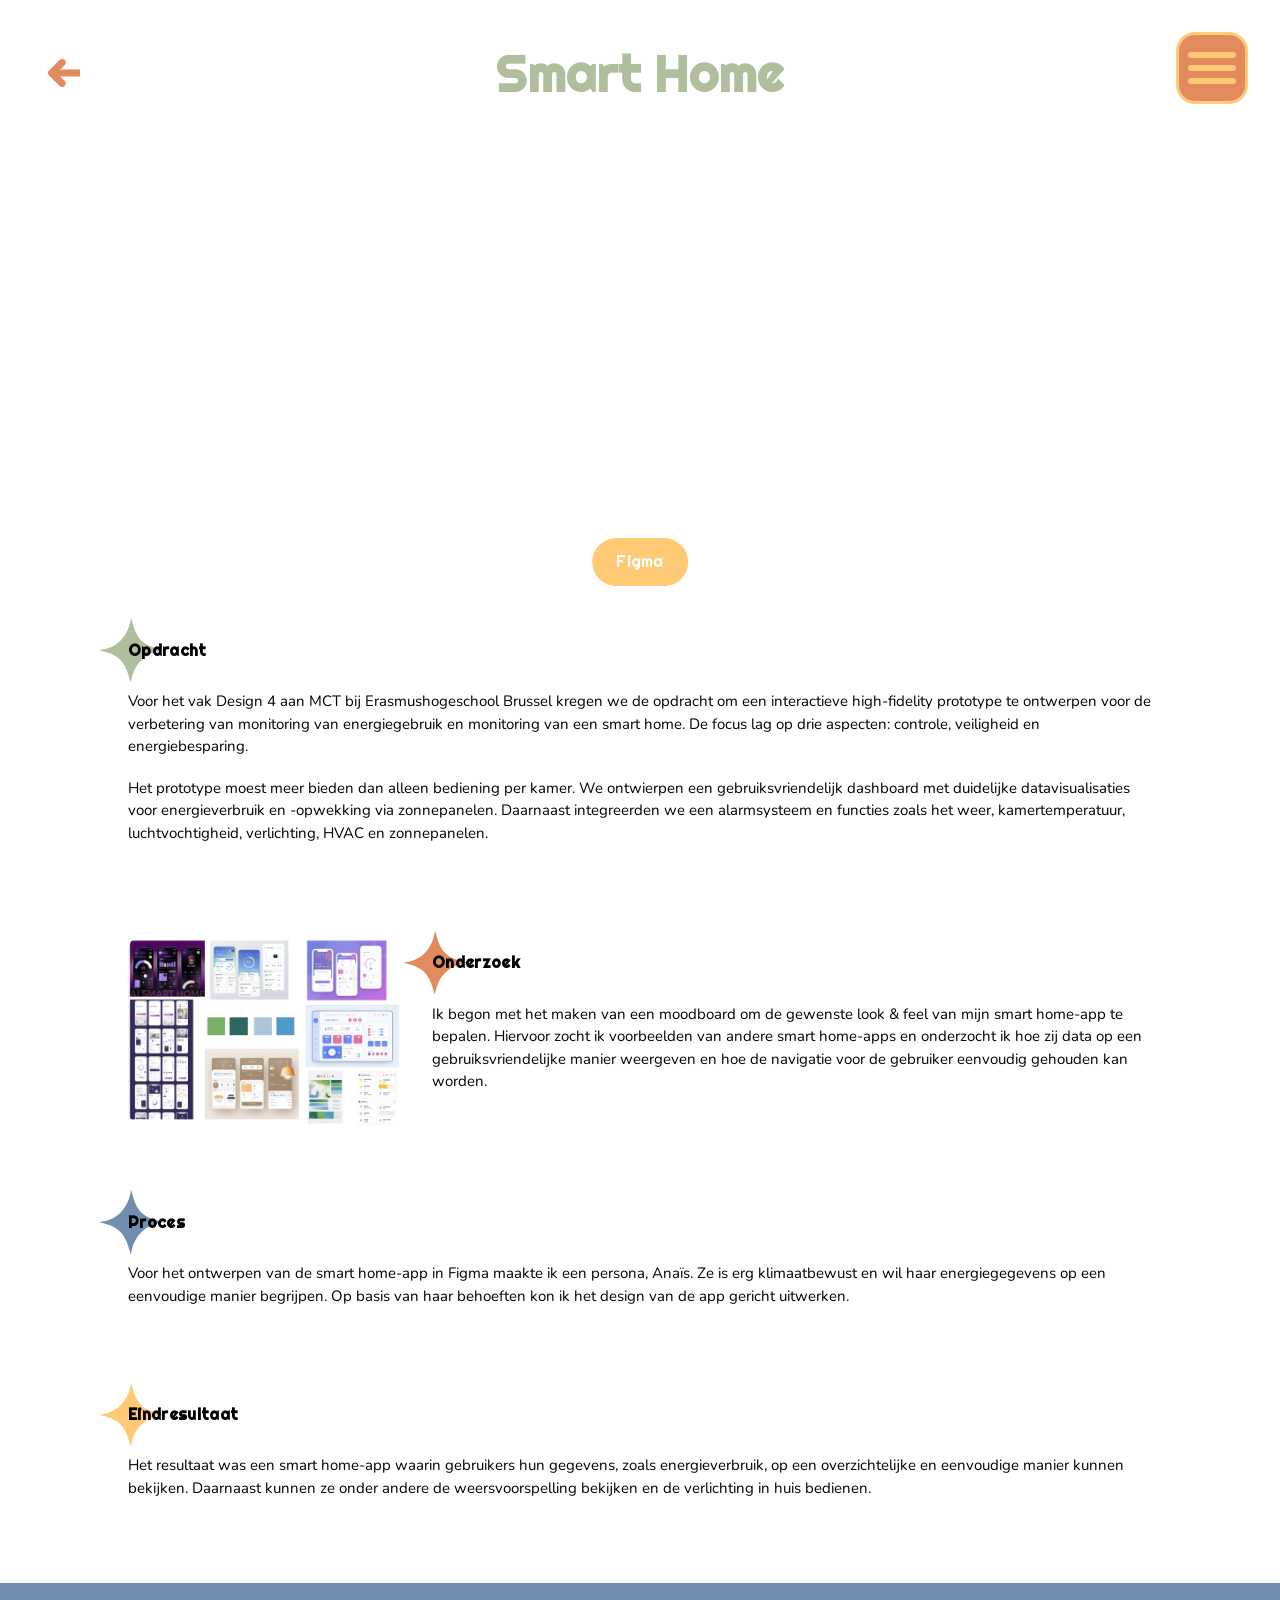
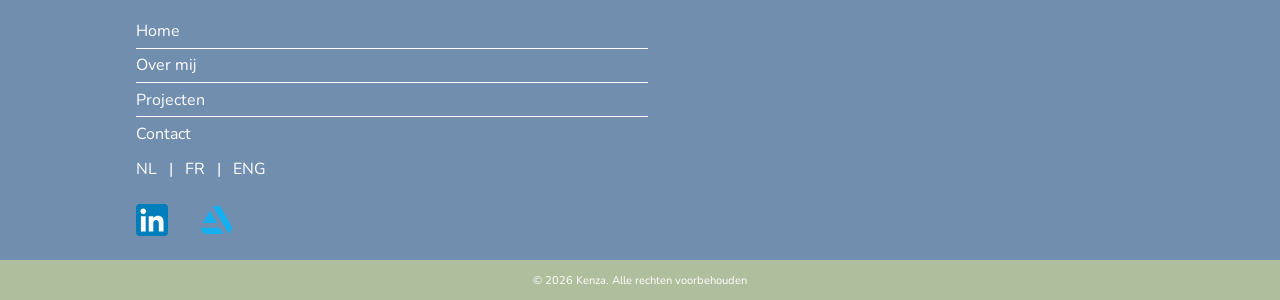
<file: projects/smart-home.html>
<!DOCTYPE html>
<html lang="nl">

<head>
    <meta charset="UTF-8">
    <meta name="viewport" content="width=device-width, initial-scale=1.0">

    <title data-i18n="title">Smart Home</title>

    <link rel="stylesheet" href="../css/style.css">
    <link rel="stylesheet" href="../css/smart-home.css">
</head>


<body class="smart-home-body" data-page="smartHome">


    <!-- ==================================================
         HAMBURGER MENU
    ================================================== -->

    <div class="hamburger-menu">

        <button
            class="hamburger-button"
            aria-label="Menu openen"
            type="button"
            data-i18n="common.menuOpen"
            data-i18n-attr="aria-label"
        >
            <span></span>
            <span></span>
            <span></span>
        </button>


        <nav class="menu-overlay">

            <img
                src="../images/noise_background.png"
                class="menu-backgroundnoise"
                alt=""
            >


            <button
                class="menu-close"
                aria-label="Menu sluiten"
                type="button"
                data-i18n="common.menuClose"
                data-i18n-attr="aria-label"
            >
                ×
            </button>


            <div class="menu-content">

                <h6>
                    <a
                        href="../index.html"
                        data-i18n="common.home"
                    ></a>
                </h6>

                <h6>
                    <a
                        href="../about.html"
                        data-i18n="common.about"
                    ></a>
                </h6>

                <h6>
                    <a
                        href="../projects.html"
                        data-i18n="common.projects"
                    ></a>
                </h6>

                <h6>
                    <a
                        href="../contact.html"
                        data-i18n="common.contact"
                    ></a>
                </h6>


                <div class="menu-languages">

                    <h3>

                        <a
                            href="#"
                            data-lang="nl"
                            data-i18n="common.nl"
                        ></a>

                        <span>|</span>

                        <a
                            href="#"
                            data-lang="fr"
                            data-i18n="common.fr"
                        ></a>

                        <span>|</span>

                        <a
                            href="#"
                            data-lang="en"
                            data-i18n="common.eng"
                        ></a>

                    </h3>

                </div>

            </div>

        </nav>

    </div>



    <!-- ==================================================
         HEADER
    ================================================== -->

    <header class="project-header">

        <button
            class="project-back"
            type="button"
            aria-label="Ga terug naar de vorige pagina"
            data-i18n="common.back"
            data-i18n-attr="aria-label"
        >

            <img
                src="../images/arrow_back.svg"
                alt=""
            >

        </button>


        <h2 data-i18n="title">
            Smart Home
        </h2>

    </header>



    <!-- ==================================================
         PROJECT
    ================================================== -->

    <main class="project-page">


        <!-- ==================================================
             VIDEO
        ================================================== -->

        <section class="project-video">

            <iframe
                src="https://www.youtube.com/embed/Re0VXm9NlsY"
                title="Smart Home"
                allow="accelerometer; autoplay; clipboard-write; encrypted-media; gyroscope; picture-in-picture; web-share"
                allowfullscreen
            ></iframe>


            <a
                href="https://www.figma.com/proto/RTh5FWhPwPSkx9ZPv294re/Smart-Home?node-id=125-1410&p=f&viewport=608%2C-527%2C0.07&t=9l8wOlXJSzpRinXV-1&scaling=scale-down&content-scaling=fixed&starting-point-node-id=125%3A1410&show-proto-sidebar=1&page-id=125%3A1409"
                class="smart-home-figma"
                target="_blank"
                rel="noopener noreferrer"
                data-i18n="common.figma"
            >
                Figma
            </a>

        </section>



        <!-- ==================================================
             OPDRACHT
        ================================================== -->

        <section class="project-block project-block-text">

            <div class="project-heading">

                <img
                    src="../images/green_star.svg"
                    alt=""
                >

                <h4 data-i18n="assignment">
                    Opdracht
                </h4>

            </div>


            <div class="project-text">

                <p data-i18n="assignmentText1">
                    Voor het vak Design 4 aan MCT bij Erasmushogeschool Brussel
                    kregen we de opdracht om een interactieve high-fidelity
                    prototype te ontwerpen voor de verbetering van monitoring
                    van energiegebruik en monitoring van een smart home.
                    De focus lag op drie aspecten: controle, veiligheid en
                    energiebesparing.
                </p>


                <p data-i18n="assignmentText2">
                    Het prototype moest meer bieden dan alleen bediening per
                    kamer. We ontwierpen een gebruiksvriendelijk dashboard met
                    duidelijke datavisualisaties voor energieverbruik en
                    -opwekking via zonnepanelen. Daarnaast integreerden we een
                    alarmsysteem en functies zoals het weer, kamertemperatuur,
                    luchtvochtigheid, verlichting, HVAC en zonnepanelen.
                </p>

            </div>

        </section>



        <!-- ==================================================
             ONDERZOEK
        ================================================== -->

        <section class="project-block project-block-research">

            <div class="project-image">

                <img
                    src="../images/smart_home_moodboard.png"
                    alt="Smart Home moodboard"
                >

            </div>


            <div class="project-text project-text-research">

                <div class="project-heading">

                    <img
                        src="../images/red_star.svg"
                        alt=""
                    >

                    <h4 data-i18n="research">
                        Onderzoek
                    </h4>

                </div>


                <p data-i18n="researchText">
                    Ik begon met het maken van een moodboard om de gewenste
                    look &amp; feel van mijn smart home-app te bepalen.
                    Hiervoor zocht ik voorbeelden van andere smart home-apps
                    en onderzocht ik hoe zij data op een gebruiksvriendelijke
                    manier weergeven en hoe de navigatie voor de gebruiker
                    eenvoudig gehouden kan worden.
                </p>

            </div>

        </section>



        <!-- ==================================================
             PROCES
        ================================================== -->

        <section class="project-block project-block-text">

            <div class="project-heading">

                <img
                    src="../images/blue_star.svg"
                    alt=""
                >

                <h4 data-i18n="process">
                    Proces
                </h4>

            </div>


            <div class="project-text">

                <p data-i18n="processText">
                    Voor het ontwerpen van de smart home-app in Figma maakte
                    ik een persona, Anaïs. Ze is erg klimaatbewust en wil
                    haar energiegegevens op een eenvoudige manier begrijpen.
                    Op basis van haar behoeften kon ik de app en het design
                    gericht uitwerken.
                </p>

            </div>

        </section>



        <!-- ==================================================
             EINDRESULTAAT
        ================================================== -->

        <section class="project-block project-block-text project-block-final">

            <div class="project-heading">

                <img
                    src="../images/yellow_star.svg"
                    alt=""
                >

                <h4 data-i18n="result">
                    Eindresultaat
                </h4>

            </div>


            <div class="project-text">

                <p data-i18n="resultText">
                    Het resultaat was een smart home-app waarin gebruikers hun
                    gegevens, zoals energieverbruik, op een overzichtelijke en
                    eenvoudige manier kunnen bekijken. Daarnaast kunnen ze
                    onder andere de weersvoorspelling bekijken en de verlichting
                    in huis bedienen.
                </p>

            </div>

        </section>

    </main>



    <!-- ==================================================
         FOOTER
    ================================================== -->

    <footer class="footer">

        <div class="footer-content">

            <nav class="footer-nav">

                <a
                    href="../index.html"
                    data-i18n="common.home"
                ></a>

                <a
                    href="../about.html"
                    data-i18n="common.about"
                ></a>

                <a
                    href="../projects.html"
                    data-i18n="common.projects"
                ></a>

                <a
                    href="../contact.html"
                    data-i18n="common.contact"
                ></a>

            </nav>


            <div class="footer-languages">

                <a
                    href="#"
                    data-lang="nl"
                    data-i18n="common.nl"
                ></a>

                <span>|</span>

                <a
                    href="#"
                    data-lang="fr"
                    data-i18n="common.fr"
                ></a>

                <span>|</span>

                <a
                    href="#"
                    data-lang="en"
                    data-i18n="common.eng"
                ></a>

            </div>


            <div class="footer-socials">

                <a
                    href="https://www.linkedin.com/in/kenza-houben-a3b9473aa/"
                    class="footer-social"
                    aria-label="LinkedIn"
                    target="_blank"
                    rel="noopener noreferrer"
                >
                    <img
                        src="../images/linkedin.svg"
                        alt=""
                    >
                </a>


                <a
                    href="https://www.artstation.com/kenzahouben"
                    class="footer-social"
                    aria-label="ArtStation"
                    target="_blank"
                    rel="noopener noreferrer"
                >
                    <img
                        src="../images/artstation.svg"
                        alt=""
                    >
                </a>

            </div>

        </div>


        <div class="footer-bottom">

            <p data-i18n="common.copyright">
                © 2026 Kenza. Alle rechten voorbehouden
            </p>

        </div>

    </footer>



    <!-- ==================================================
         JAVASCRIPT
    ================================================== -->

    <script src="../js/hamburger-menu.js"></script>
    <script src="../js/project-back.js"></script>
    <script src="../js/language.js"></script>

</body>

</html>
</file>
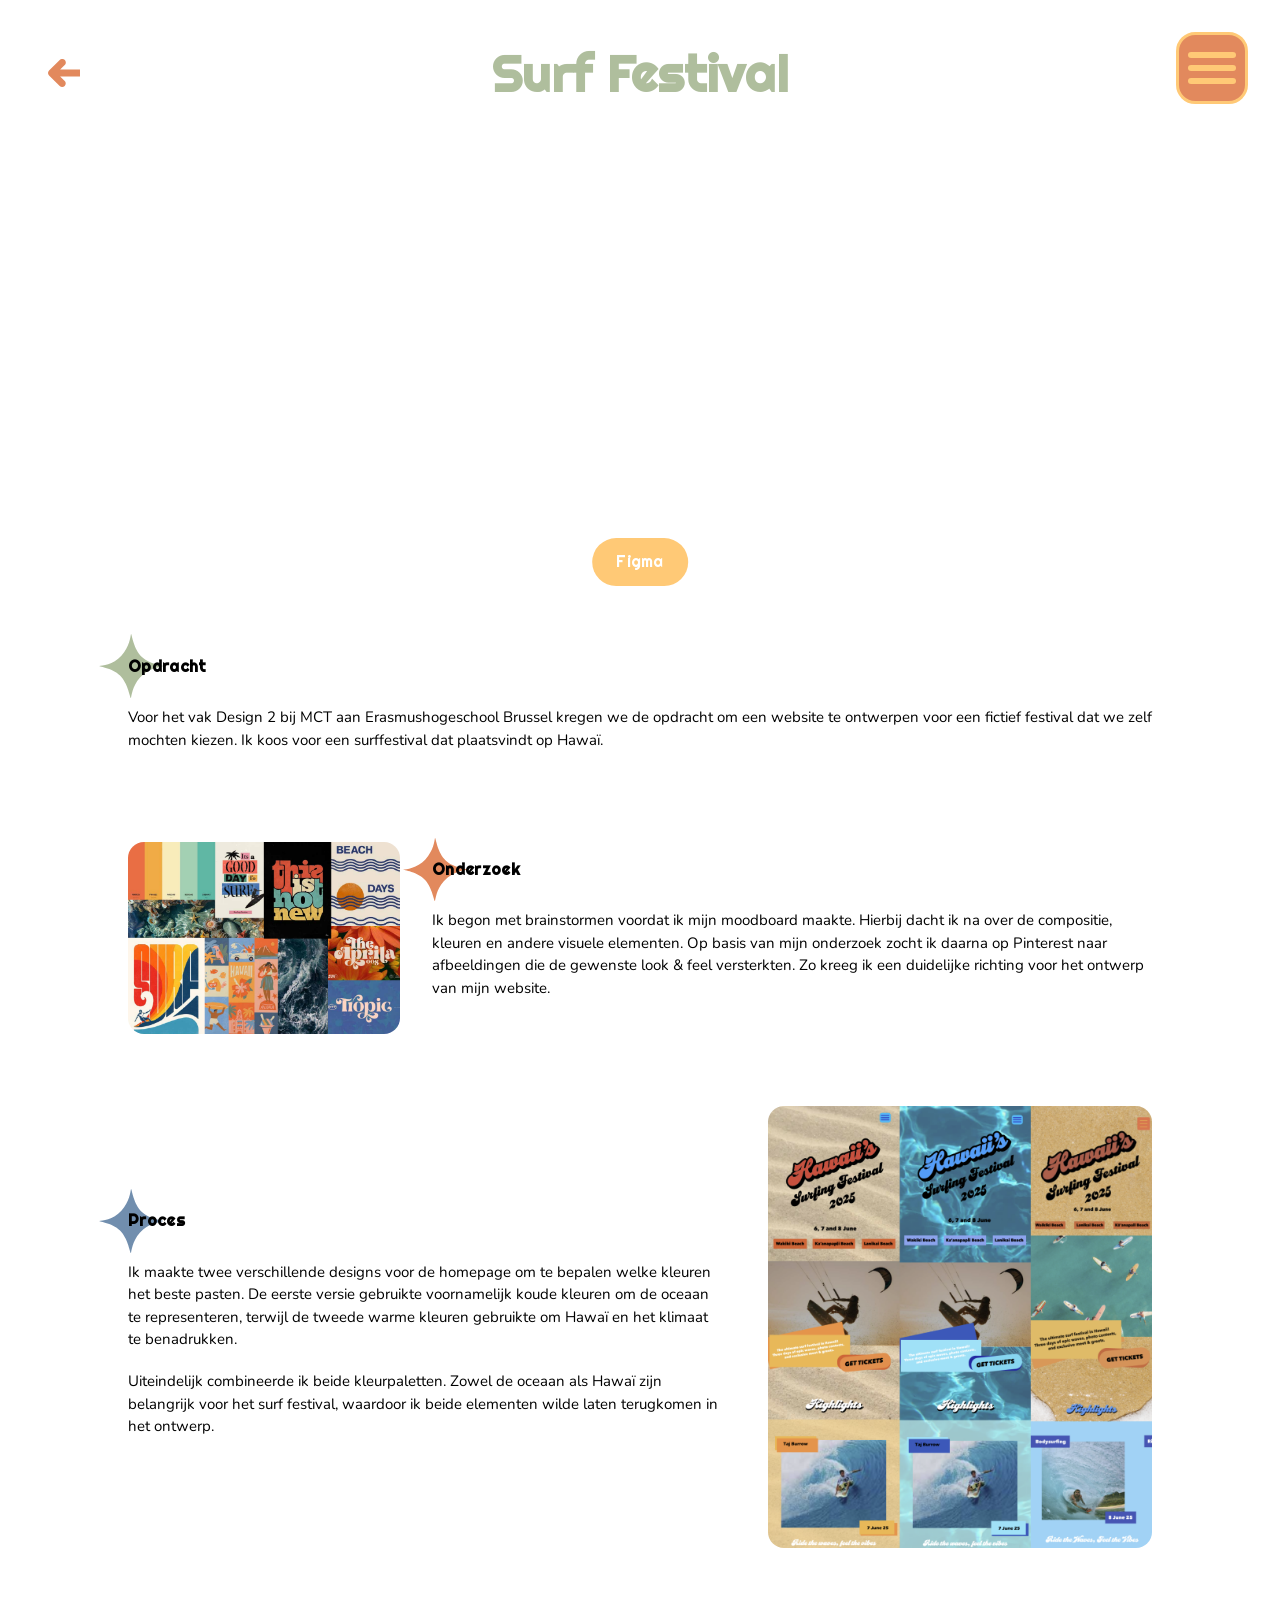
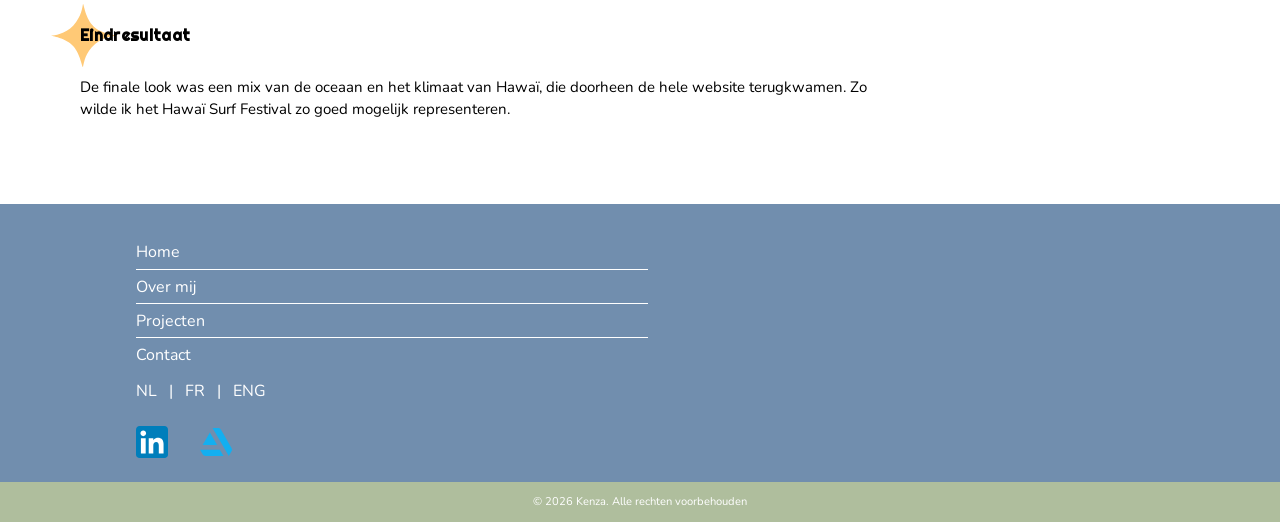
<file: projects/surf-festival.html>
<!DOCTYPE html>
<html lang="nl">

<head>
    <meta charset="UTF-8">
    <meta name="viewport" content="width=device-width, initial-scale=1.0">

    <title data-i18n="title">Surf Festival</title>

    <link rel="stylesheet" href="../css/style.css">
    <link rel="stylesheet" href="../css/surf-festival.css">
</head>


<body class="surf-festival-body" data-page="surfFestival">


    <!-- ==================================================
         HAMBURGER MENU
    ================================================== -->

    <div class="hamburger-menu">

        <button
            class="hamburger-button"
            aria-label="Menu openen"
            type="button"
            data-i18n="common.menuOpen"
            data-i18n-attr="aria-label"
        >
            <span></span>
            <span></span>
            <span></span>
        </button>


        <nav class="menu-overlay">

            <img
                src="../images/noise_background.png"
                class="menu-backgroundnoise"
                alt=""
            >


            <button
                class="menu-close"
                aria-label="Menu sluiten"
                type="button"
                data-i18n="common.menuClose"
                data-i18n-attr="aria-label"
            >
                ×
            </button>


            <div class="menu-content">

                <h6>
                    <a
                        href="../index.html"
                        data-i18n="common.home"
                    ></a>
                </h6>

                <h6>
                    <a
                        href="../about.html"
                        data-i18n="common.about"
                    ></a>
                </h6>

                <h6>
                    <a
                        href="../projects.html"
                        data-i18n="common.projects"
                    ></a>
                </h6>

                <h6>
                    <a
                        href="../contact.html"
                        data-i18n="common.contact"
                    ></a>
                </h6>


                <div class="menu-languages">

                    <h3>

                        <a
                            href="#"
                            data-lang="nl"
                            data-i18n="common.nl"
                        ></a>

                        <span>|</span>

                        <a
                            href="#"
                            data-lang="fr"
                            data-i18n="common.fr"
                        ></a>

                        <span>|</span>

                        <a
                            href="#"
                            data-lang="en"
                            data-i18n="common.eng"
                        ></a>

                    </h3>

                </div>

            </div>

        </nav>

    </div>



    <!-- ==================================================
         HEADER
    ================================================== -->

    <header class="project-header">

        <button
            class="project-back"
            type="button"
            aria-label="Ga terug naar de vorige pagina"
            data-i18n="common.back"
            data-i18n-attr="aria-label"
        >

            <img
                src="../images/arrow_back.svg"
                alt=""
            >

        </button>


        <h2 data-i18n="title">
            Surf Festival
        </h2>

    </header>



    <!-- ==================================================
         PROJECT
    ================================================== -->

    <main class="project-page">


        <!-- ==================================================
             VIDEO + FIGMA
        ================================================== -->

        <section class="project-video">

            <iframe
                src="https://www.youtube.com/embed/WTjOHN9cfr4"
                title="Surf Festival"
                allow="accelerometer; autoplay; clipboard-write; encrypted-media; gyroscope; picture-in-picture; web-share"
                allowfullscreen
            ></iframe>


            <a
                href="https://www.figma.com/proto/dlD92xmVBg5aKXt3AnwngI/Hawaii-Surfing-Festival-2025---Design-II?node-id=1-4&p=f&viewport=521%2C446%2C0.05&t=C2Xd0NKNXZaR5EHu-1&scaling=scale-down&content-scaling=fixed&starting-point-node-id=58%3A608&page-id=0%3A1"
                class="surf-festival-figma"
                target="_blank"
                rel="noopener noreferrer"
                data-i18n="common.figma"
            >
                Figma
            </a>

        </section>



        <!-- ==================================================
             OPDRACHT
        ================================================== -->

        <section class="project-block project-block-text">

            <div class="project-heading">

                <img
                    src="../images/green_star.svg"
                    alt=""
                >

                <h4 data-i18n="assignment">
                    Opdracht
                </h4>

            </div>


            <div class="project-text">

                <p data-i18n="assignmentText">
                    Voor het vak Design 2 bij MCT aan Erasmushogeschool Brussel
                    kregen we de opdracht om een website te ontwerpen voor een
                    fictief festival dat we zelf mochten kiezen. Ik koos voor
                    een surffestival dat plaatsvindt op Hawaï.
                </p>

            </div>

        </section>



        <!-- ==================================================
             ONDERZOEK
        ================================================== -->

        <section class="project-block project-block-research">

            <div class="project-image">

                <img
                    src="../images/surf_festival_moodboard.png"
                    alt="Moodboard van het Surf Festival"
                >

            </div>


            <div class="project-text project-text-research">

                <div class="project-heading">

                    <img
                        src="../images/red_star.svg"
                        alt=""
                    >

                    <h4 data-i18n="research">
                        Onderzoek
                    </h4>

                </div>


                <p data-i18n="researchText">
                    Ik begon met brainstormen voordat ik mijn moodboard maakte.
                    Hierbij dacht ik na over de compositie, kleuren en andere
                    visuele elementen. Op basis van mijn onderzoek zocht ik
                    daarna op Pinterest naar afbeeldingen die de gewenste
                    look &amp; feel versterkten. Zo kreeg ik een duidelijke
                    richting voor het ontwerp van mijn website.
                </p>

            </div>

        </section>



        <!-- ==================================================
             PROCES
        ================================================== -->

        <section class="surf-process">

            <div class="surf-process-content">

                <div class="project-heading">

                    <img
                        src="../images/blue_star.svg"
                        alt=""
                    >

                    <h4 data-i18n="process">
                        Proces
                    </h4>

                </div>


                <div class="project-text">

                    <p data-i18n="processText1">
                        Ik maakte twee verschillende designs voor de homepage
                        om te bepalen welke kleuren het beste pasten. De eerste
                        versie gebruikte voornamelijk koude kleuren om de oceaan
                        te representeren, terwijl de tweede warme kleuren
                        gebruikte om Hawaï en het klimaat te benadrukken.
                    </p>


                    <p data-i18n="processText2">
                        Uiteindelijk combineerde ik beide kleurpaletten.
                        Zowel de oceaan als Hawaï zijn belangrijk voor het surf
                        festival, waardoor ik beide elementen wilde laten
                        terugkomen in het ontwerp.
                    </p>

                </div>

            </div>


            <div class="surf-process-image">

                <img
                    src="../images/surf_festival_process.png"
                    alt="Proces van het Surf Festival ontwerp"
                >

            </div>

        </section>



        <!-- ==================================================
             EINDRESULTAAT
        ================================================== -->

        <section class="project-block project-block-final">

            <div class="project-heading">

                <img
                    src="../images/yellow_star.svg"
                    alt=""
                >

                <h4 data-i18n="result">
                    Eindresultaat
                </h4>

            </div>


            <div class="project-text">

                <p data-i18n="resultText">
                    De finale look was een mix van de oceaan en het klimaat van
                    Hawaï, die doorheen de hele website terugkwamen. Zo wilde ik
                    het Hawaï Surf Festival zo goed mogelijk representeren.
                </p>

            </div>

        </section>

    </main>



    <!-- ==================================================
         FOOTER
    ================================================== -->

    <footer class="footer">

        <div class="footer-content">

            <nav class="footer-nav">

                <a
                    href="../index.html"
                    data-i18n="common.home"
                ></a>

                <a
                    href="../about.html"
                    data-i18n="common.about"
                ></a>

                <a
                    href="../projects.html"
                    data-i18n="common.projects"
                ></a>

                <a
                    href="../contact.html"
                    data-i18n="common.contact"
                ></a>

            </nav>


            <div class="footer-languages">

                <a
                    href="#"
                    data-lang="nl"
                    data-i18n="common.nl"
                ></a>

                <span>|</span>

                <a
                    href="#"
                    data-lang="fr"
                    data-i18n="common.fr"
                ></a>

                <span>|</span>

                <a
                    href="#"
                    data-lang="en"
                    data-i18n="common.eng"
                ></a>

            </div>


            <div class="footer-socials">

                <a
                    href="https://www.linkedin.com/in/kenza-houben-a3b9473aa/"
                    class="footer-social"
                    aria-label="LinkedIn"
                    target="_blank"
                    rel="noopener noreferrer"
                >
                    <img
                        src="../images/linkedin.svg"
                        alt=""
                    >
                </a>


                <a
                    href="https://www.artstation.com/kenzahouben"
                    class="footer-social"
                    aria-label="ArtStation"
                    target="_blank"
                    rel="noopener noreferrer"
                >
                    <img
                        src="../images/artstation.svg"
                        alt=""
                    >
                </a>

            </div>

        </div>


        <div class="footer-bottom">

            <p data-i18n="common.copyright">
                © 2026 Kenza. Alle rechten voorbehouden
            </p>

        </div>

    </footer>



    <!-- ==================================================
         JAVASCRIPT
    ================================================== -->

    <script src="../js/hamburger-menu.js"></script>
    <script src="../js/project-back.js"></script>
    <script src="../js/language.js"></script>

</body>

</html>
</file>
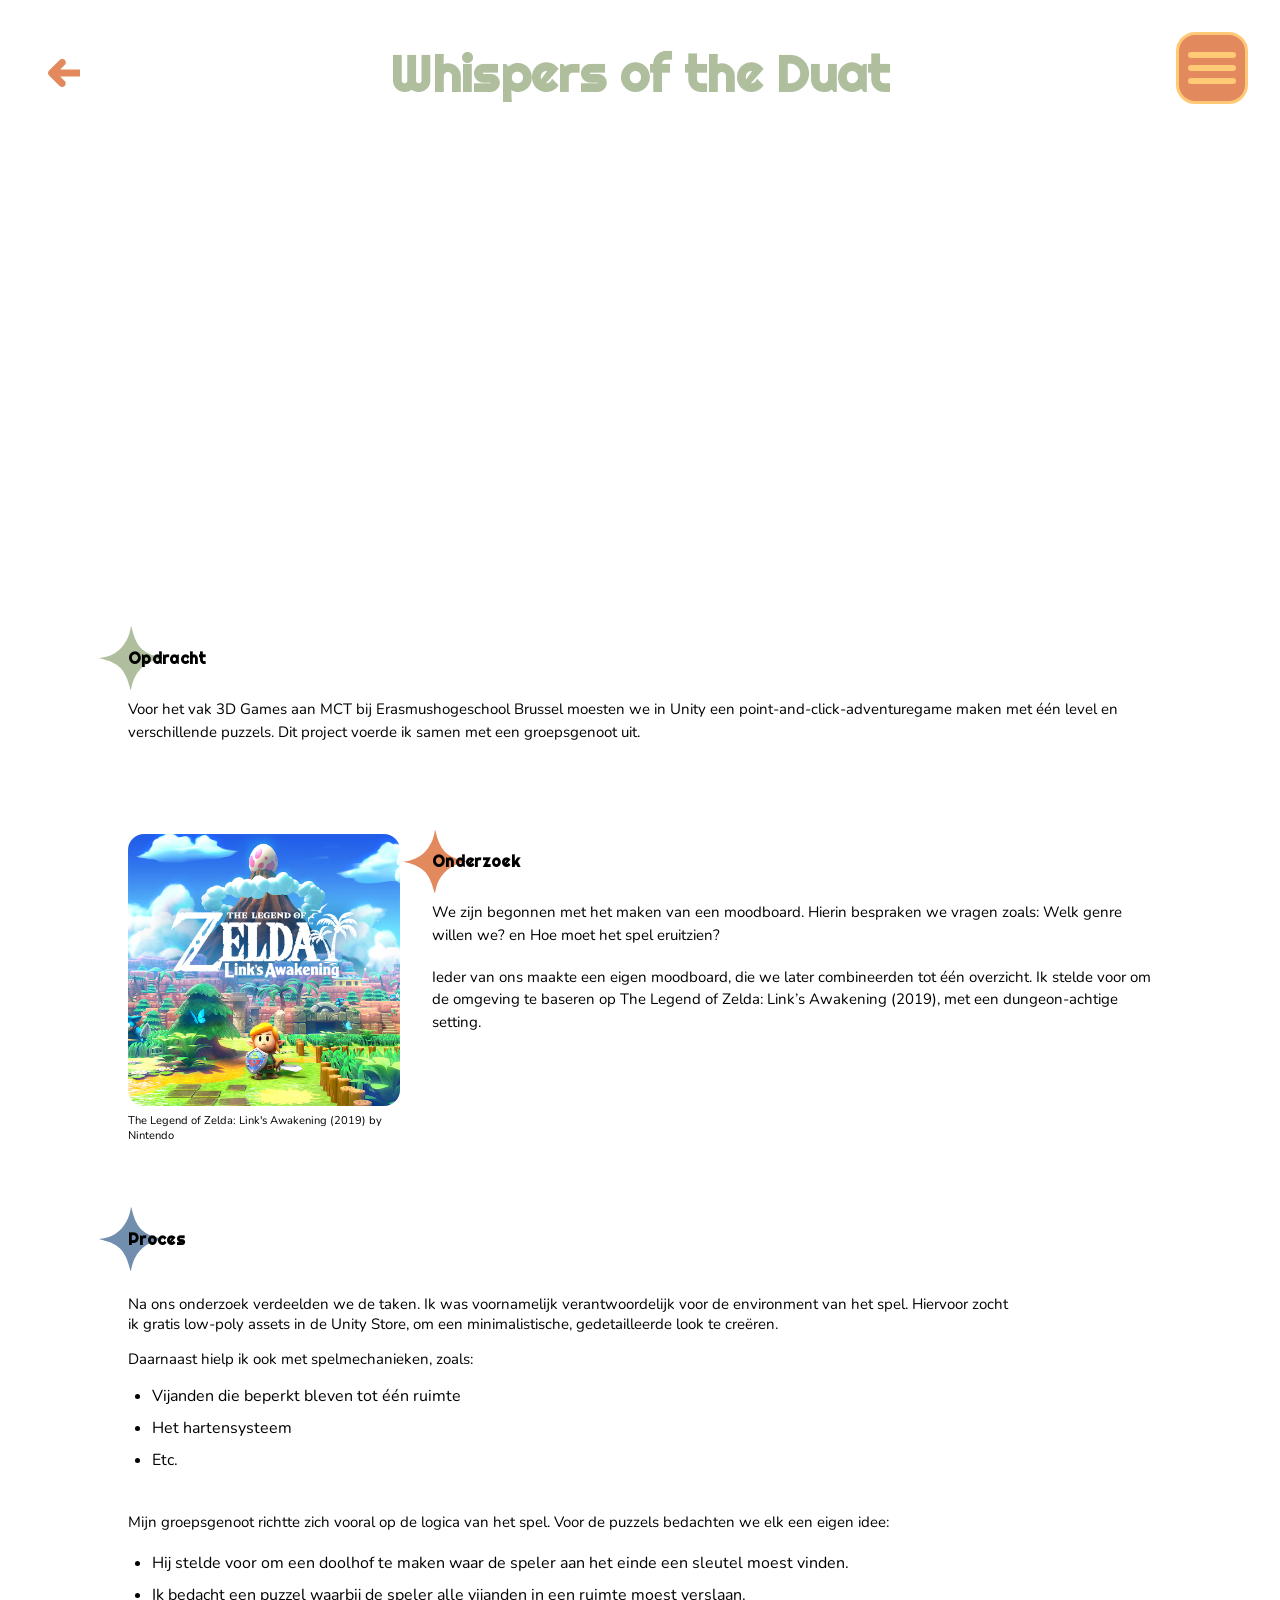
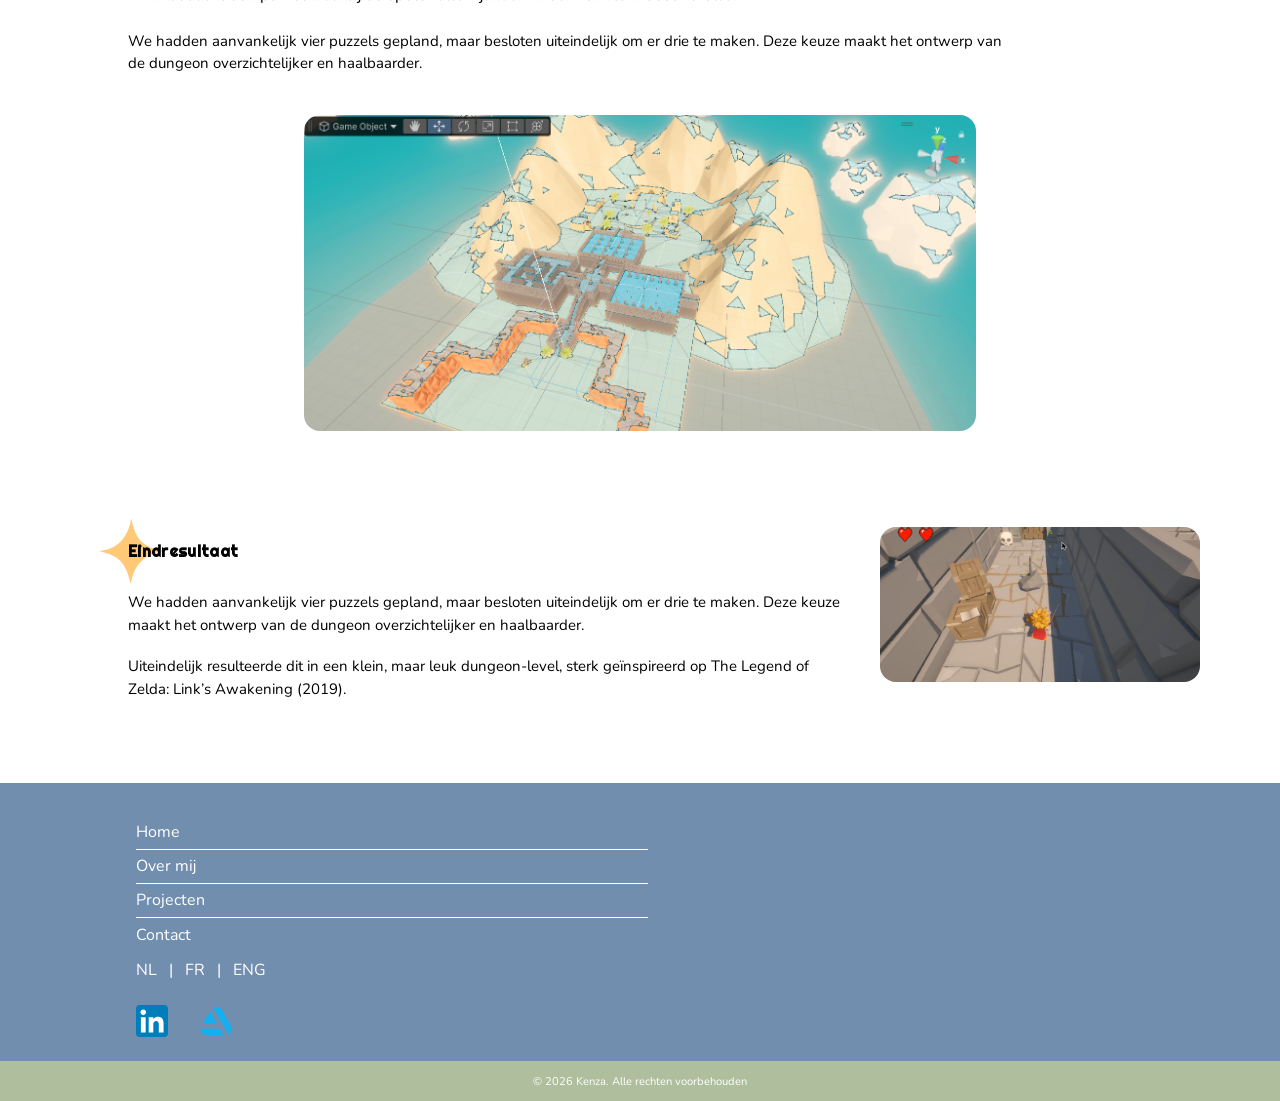
<file: projects/whispers-of-the-duat.html>
<!DOCTYPE html>
<html lang="nl">

<head>
    <meta charset="UTF-8">
    <meta name="viewport" content="width=device-width, initial-scale=1.0">

    <title data-i18n="whispers.title">
        Whispers of the Duat
    </title>

    <link rel="stylesheet" href="../css/style.css">
    <link rel="stylesheet" href="../css/whispers-of-the-duat.css">
</head>


<body
    class="whispers-of-the-duat-body"
    data-page="whispers"
>


    <!-- ==================================================
         HAMBURGER MENU
    ================================================== -->

    <div class="hamburger-menu">

        <button
            class="hamburger-button"
            aria-label="Menu openen"
            type="button"
            data-i18n="common.menuOpen"
            data-i18n-attr="aria-label"
        >
            <span></span>
            <span></span>
            <span></span>
        </button>


        <nav class="menu-overlay">

            <img
                src="../images/noise_background.png"
                class="menu-backgroundnoise"
                alt=""
            >


            <button
                class="menu-close"
                aria-label="Menu sluiten"
                type="button"
                data-i18n="common.menuClose"
                data-i18n-attr="aria-label"
            >
                ×
            </button>


            <div class="menu-content">

                <h6>
                    <a
                        href="../index.html"
                        data-i18n="common.home"
                    ></a>
                </h6>

                <h6>
                    <a
                        href="../about.html"
                        data-i18n="common.about"
                    ></a>
                </h6>

                <h6>
                    <a
                        href="../projects.html"
                        data-i18n="common.projects"
                    ></a>
                </h6>

                <h6>
                    <a
                        href="../contact.html"
                        data-i18n="common.contact"
                    ></a>
                </h6>


                <div class="menu-languages">

                    <h3>

                        <a
                            href="#"
                            data-lang="nl"
                            data-i18n="common.nl"
                        ></a>

                        <span>|</span>

                        <a
                            href="#"
                            data-lang="fr"
                            data-i18n="common.fr"
                        ></a>

                        <span>|</span>

                        <a
                            href="#"
                            data-lang="en"
                            data-i18n="common.eng"
                        ></a>

                    </h3>

                </div>

            </div>

        </nav>

    </div>



    <!-- ==================================================
         HEADER
    ================================================== -->

    <header class="project-header">

        <button
            class="project-back"
            type="button"
            aria-label="Ga terug naar de vorige pagina"
            data-i18n="common.back"
            data-i18n-attr="aria-label"
        >

            <img
                src="../images/arrow_back.svg"
                alt=""
            >

        </button>


        <h2 data-i18n="whispers.title">
            Whispers of the Duat
        </h2>

    </header>



    <!-- ==================================================
         PROJECT
    ================================================== -->

    <main class="project-page">


        <!-- ==================================================
             VIDEO
        ================================================== -->

        <section class="project-video">

            <iframe
                src="https://www.youtube.com/embed/TjVZ1cDsKAI"
                title="Whispers of the Duat"
                data-i18n="whispers.title"
                data-i18n-attr="title"
                allow="accelerometer; autoplay; clipboard-write; encrypted-media; gyroscope; picture-in-picture; web-share"
                allowfullscreen
            ></iframe>

        </section>



        <!-- ==================================================
             OPDRACHT
        ================================================== -->

        <section class="project-block project-block-text">

            <div class="project-heading">

                <img
                    src="../images/green_star.svg"
                    alt=""
                >

                <h4 data-i18n="whispers.assignment">
                    Opdracht
                </h4>

            </div>


            <div class="project-text">

                <p data-i18n="whispers.assignmentText">
                    Voor het vak 3D Games aan MCT bij Erasmushogeschool Brussel
                    moesten we in Unity een point-and-click-adventuregame maken
                    met één level en verschillende puzzels. Dit project voerde
                    ik samen met een groepsgenoot uit.
                </p>

            </div>

        </section>



        <!-- ==================================================
             ONDERZOEK
        ================================================== -->

        <section class="project-block project-block-research">

            <div class="project-image">

                <img
                    src="../images/whispers_of_the_duat_links_awakening.jpg"
                    alt="The Legend of Zelda: Link's Awakening"
                >

                <p
                    class="image-source"
                    data-i18n="whispers.source"
                >
                    The Legend of Zelda: Link's Awakening (2019) by Nintendo
                </p>

            </div>


            <div class="project-text project-text-research">

                <div class="project-heading">

                    <img
                        src="../images/red_star.svg"
                        alt=""
                    >

                    <h4 data-i18n="whispers.research">
                        Onderzoek
                    </h4>

                </div>


                <p data-i18n="whispers.researchText1">
                    We zijn begonnen met het maken van een moodboard. Hierin
                    bespraken we vragen zoals: Welk genre willen we? en Hoe moet
                    het spel eruitzien?
                </p>


                <p data-i18n="whispers.researchText2">
                    Ieder van ons maakte een eigen moodboard, die we later
                    combineerden tot één overzicht. Ik stelde voor om de omgeving
                    te baseren op The Legend of Zelda: Link’s Awakening (2019),
                    met een dungeon-achtige setting.
                </p>

            </div>

        </section>



        <!-- ==================================================
             PROCES
        ================================================== -->

        <section class="process-section">


            <!-- ==============================
                 EERSTE DEEL
            ============================== -->

            <div class="process-intro">

                <div class="process-text">

                    <div class="project-heading">

                        <img
                            src="../images/blue_star.svg"
                            alt=""
                        >

                        <h4 data-i18n="whispers.process">
                            Proces
                        </h4>

                    </div>


                    <p data-i18n="whispers.processText1">
                        Na ons onderzoek verdeelden we de taken. Ik was
                        voornamelijk verantwoordelijk voor de environment
                        van het spel. Hiervoor zocht ik gratis low-poly
                        assets in de Unity Store, om een minimalistische,
                        gedetailleerde look te creëren.
                    </p>


                    <p data-i18n="whispers.processText2">
                        Daarnaast hielp ik ook met spelmechanieken, zoals:
                    </p>


                    <ul>

                        <li data-i18n="whispers.enemy">
                            Vijanden die beperkt bleven tot één ruimte
                        </li>

                        <li data-i18n="whispers.hearts">
                            Het hartensysteem
                        </li>

                        <li data-i18n="whispers.etc">
                            Etc.
                        </li>

                    </ul>

                </div>

            </div>



            <!-- ==============================
                 PUZZELS
            ============================== -->

            <div class="process-text-block">

                <p data-i18n="whispers.processText3">
                    Mijn groepsgenoot richtte zich vooral op de logica van
                    het spel. Voor de puzzels bedachten we elk een eigen idee:
                </p>


                <ul>

                    <li data-i18n="whispers.maze">
                        Hij stelde voor om een doolhof te maken waar de speler
                        aan het einde een sleutel moest vinden.
                    </li>

                    <li data-i18n="whispers.enemyPuzzle">
                        Ik bedacht een puzzel waarbij de speler alle vijanden
                        in een ruimte moest verslaan.
                    </li>

                </ul>


                <p data-i18n="whispers.processText4">
                    We hadden aanvankelijk vier puzzels gepland, maar besloten
                    uiteindelijk om er drie te maken. Deze keuze maakt het
                    ontwerp van de dungeon overzichtelijker en haalbaarder.
                </p>

            </div>



            <!-- ==============================
                 OVERVIEW AFBEELDING
            ============================== -->

            <div class="process-final-image">

                <img
                    src="../images/whispers_of_the_duat_overview.png"
                    alt="Overzicht van de Whispers of the Duat omgeving"
                >

            </div>

        </section>



        <!-- ==================================================
             EINDRESULTAAT
        ================================================== -->

        <section class="project-final-section">

            <div class="project-final-content">

                <div class="project-heading">

                    <img
                        src="../images/yellow_star.svg"
                        alt=""
                    >

                    <h4 data-i18n="whispers.result">
                        Eindresultaat
                    </h4>

                </div>


                <div class="project-text">

                    <p data-i18n="whispers.processText4">
                        We hadden aanvankelijk vier puzzels gepland, maar besloten
                        uiteindelijk om er drie te maken. Deze keuze maakt het
                        ontwerp van de dungeon overzichtelijker en haalbaarder.
                    </p>


                    <p data-i18n="whispers.resultText">
                        Uiteindelijk resulteerde dit in een klein, maar leuk
                        dungeon-level, sterk geïnspireerd op The Legend of Zelda:
                        Link’s Awakening (2019).
                    </p>

                </div>

            </div>


            <div class="project-final-image">

                <img
                    src="../images/whispers_of_the_duat_cover.png"
                    alt="Eindresultaat Whispers of the Duat"
                >

            </div>

        </section>

    </main>



    <!-- ==================================================
         FOOTER
    ================================================== -->

    <footer class="footer">

        <div class="footer-content">

            <nav class="footer-nav">

                <a
                    href="../index.html"
                    data-i18n="common.home"
                ></a>

                <a
                    href="../about.html"
                    data-i18n="common.about"
                ></a>

                <a
                    href="../projects.html"
                    data-i18n="common.projects"
                ></a>

                <a
                    href="../contact.html"
                    data-i18n="common.contact"
                ></a>

            </nav>


            <div class="footer-languages">

                <a
                    href="#"
                    data-lang="nl"
                    data-i18n="common.nl"
                ></a>

                <span>|</span>

                <a
                    href="#"
                    data-lang="fr"
                    data-i18n="common.fr"
                ></a>

                <span>|</span>

                <a
                    href="#"
                    data-lang="en"
                    data-i18n="common.eng"
                ></a>

            </div>


            <div class="footer-socials">

                <a
                    href="https://www.linkedin.com/in/kenza-houben-a3b9473aa/"
                    class="footer-social"
                    aria-label="LinkedIn"
                    target="_blank"
                    rel="noopener noreferrer"
                >
                    <img
                        src="../images/linkedin.svg"
                        alt=""
                    >
                </a>


                <a
                    href="https://www.artstation.com/kenzahouben"
                    class="footer-social"
                    aria-label="ArtStation"
                    target="_blank"
                    rel="noopener noreferrer"
                >
                    <img
                        src="../images/artstation.svg"
                        alt=""
                    >
                </a>

            </div>

        </div>


        <div class="footer-bottom">

            <p data-i18n="common.copyright">
                © 2026 Kenza. Alle rechten voorbehouden
            </p>

        </div>

    </footer>



    <!-- ==================================================
         JAVASCRIPT
    ================================================== -->

    <script src="../js/hamburger-menu.js"></script>
    <script src="../js/project-back.js"></script>
    <script src="../js/language.js"></script>

</body>

</html>
</file>
<file: css/style.css>
@import url('https://fonts.googleapis.com/css2?family=Righteous&display=swap');
@import url('https://fonts.googleapis.com/css2?family=Nunito:ital,wght@0,200..1000;1,200..1000&display=swap');


/* ==================================================
   BASIS
   ================================================== */

html {
    font-size: 16px;
}


/* ==================================================
   VARIABELEN
   ================================================== */

:root {
    --c-yellow: #ffc976;
    --c-green: #afbe9d;
    --c-orange: #e2895d;
    --c-blue: #718eae;
}


/* ==================================================
   TYPOGRAPHY
   ================================================== */

body {
    font-family: Nunito, sans-serif;
}

h1,
h2,
h3,
h4,
h5,
h6,
.skill-title,
.skill-filter,
.project-filter,
.project-card-category,
.project-button,
.project-card-button,
.see-more {
    font-family: Righteous, sans-serif;
    letter-spacing: 0.02rem;
}

h1 {
    font-size: 10.625rem;
    color: var(--c-green);
}

h2 {
    font-size: 3.125rem;
}

h3 {
    font-size: 1.875rem;
    color: var(--c-green);
}

h4 {
    font-size: 1rem;
}

h5 {
    font-size: 0.75rem;
}

h6 {
    font-size: 3.75rem;
}

.project-card-category {
    font-size: 0.75rem;
}

p {
    font-family: Nunito, sans-serif;
    font-weight: normal;
    color: black;
    font-size: 0.9375rem;
}

/* ===== HAMBURGER KNOP ===== */

.hamburger-button {
    position: fixed;

    top: 2rem;
    right: 2rem;

    z-index: 100;

    width: 4.5rem;
    height: 4.5rem;

    padding: 0.8rem;

    border: 0.2rem solid var(--c-yellow);
    border-radius: 1.2rem;

    background-color: var(--c-orange);

    cursor: pointer;

    display: flex;
    flex-direction: column;
    justify-content: center;
    align-items: center;

    gap: 0.45rem;
}


/* ===== DE DRIE LIJNTJES ===== */

.hamburger-button span {
    display: block;

    width: 3rem;
    height: 0.35rem;

    background-color: var(--c-yellow);
    border-radius: 1rem;

    transition: 0.3s ease;
}


/* ========================================
   MENU OVERLAY
======================================== */

.menu-overlay {
    position: fixed;

    top: 0;
    left: 0;

    width: 100%;
    height: 100vh;

    z-index: 110;

    overflow: hidden;

    /* Menu staat boven het scherm */
    transform: translateY(-100%);

    /* Komt van boven naar beneden */
    transition: transform 0.5s ease;
}


/* ===== MENU OPEN ===== */

.menu-overlay.open {
    transform: translateY(0);
}


/* ========================================
   NOISE ACHTERGROND
======================================== */

.menu-backgroundnoise {
    position: absolute;

    inset: 0;

    width: 100%;
    height: 100%;

    object-fit: cover;

    z-index: 0;
}


/* ========================================
   MENU INHOUD
======================================== */

.menu-content {
    position: relative;

    z-index: 2;

    padding: 5rem 5rem;
}


/* ========================================
   MENU ITEMS
======================================== */

.menu-content h6 {
    margin: 0 0 1.8rem;

    font-family: Righteous, sans-serif;

    font-size: 4.5rem; /* 60px */

    line-height: 1.75;
}


.menu-content h6 a {
    color: white;

    text-decoration: none;

    transition: opacity 0.2s ease;
}


.menu-content h6 a:hover {
    opacity: 0.7;
}


/* ========================================
   CONTACT
======================================== */

.menu-contact {
    margin-top: 2rem !important;
}


/* ========================================
   TALEN
======================================== */

.menu-languages {
    margin-top: 2rem;
}


.menu-languages h3 {
    margin: 0;

    color: white;

    font-family: Righteous, sans-serif;

    font-size: 1.5rem;
}


.menu-languages a {
    color: white;

    text-decoration: none;
}


.menu-languages span {
    margin: 0 0.5rem;

    color: white;
}


/* ========================================
   SLUITKNOP
======================================== */

.menu-close {
    position: absolute;

    top: 1.5rem;
    right: 2rem;

    z-index: 3;

    border: none;

    background: none;

    color: white;

    font-family: Arial, sans-serif;

    font-size: 5rem;
    font-weight: 200;

    line-height: 1;

    cursor: pointer;
}

/* ==================================================
   TERUGKNOP
================================================== */

.project-back {
    position: absolute;

    left: 3rem;

    width: 2rem;
    height: 2rem;

    padding: 0;

    border: none;

    background: none;

    display: flex;

    align-items: center;
    justify-content: center;

    cursor: pointer;

    transition: transform 0.25s ease;
}


.project-back img {
    display: block;

    width: 100%;
    height: 100%;

    object-fit: contain;
}


.project-back:hover {
    transform: translateX(-0.2rem);
}



/* ==================================================
   FOOTER
   ================================================== */

.footer {
    width: 100%;
    box-sizing: border-box;
}


/* ==================================================
   FOOTER CONTENT
   ================================================== */

.footer-content {
    background-color: var(--c-blue);

    padding: 2rem 8.5rem 1.5rem;

    box-sizing: border-box;
}


/* ==================================================
   FOOTER NAVIGATIE
   ================================================== */

.footer-nav {
    display: flex;
    flex-direction: column;

    width: 32rem;
}


.footer-nav a {
    padding: 0.35rem 0;

    border-bottom: 0.1rem solid white;

    color: white;
    text-decoration: none;
}


/* laatste lijn niet onder Contact */

.footer-nav a:last-child {
    border-bottom: none;
}


/* ==================================================
   TALEN
   ================================================== */

.footer-languages {
    display: flex;
    gap: 0.75rem;

    margin-top: 0.5rem;

    color: white;
}


.footer-languages a {
    color: white;
    text-decoration: none;
}


/* ==================================================
   SOCIAL ICONEN
   ================================================== */

.footer-socials {
    display: flex;
    gap: 2rem;
    margin-top: 1.5rem;
}

.footer-social {
    display: flex;
    align-items: center;
    justify-content: center;

    width: 2rem;
    height: 2rem;
}

.footer-social img {
    width: 100%;
    height: 100%;

    object-fit: contain;
    display: block;
}


/* ==================================================
   FOOTER BOTTOM
   ================================================== */

.footer-bottom {
    display: flex;
    justify-content: center;
    align-items: center;

    min-height: 2.5rem;

    background-color: var(--c-green);
}


.footer-bottom p {
    margin: 0;

    color: white;

    font-size: 0.7rem;
}

/* ==================================================
   RESPONSIVE
   ================================================== */

@media (max-width: 37.5rem) {
      h2 {
        font-size: 2rem;
    }
    /* ===== HAMBURGER MENU ===== */

     /* Menu blijft volledig scherm */
    .menu-overlay {
        width: 100%;
        height: 100vh;
    }

    /* Hamburger */
   .hamburger-button {
        top: 1.25rem;
        right: 1.25rem;

        width: 3.5rem;
        height: 3.5rem;

        border-radius: 1rem;
    }

    .hamburger-button span {
        width: 2.2rem;
        height: 0.3rem;
        border-radius: 1rem;
    }

    /* Menu inhoud */
    .menu-content {
        padding: 5rem 2rem;
    }

    /* Menu tekst */
    .menu-content h6 {
        font-size: 2.5rem;
    }

    /* Talen */
    .menu-languages {
        margin-top: 2rem;
    }

    .menu-languages h3 {
        font-size: 1.1rem;
    }

    /* Sluitknop */
    .menu-close {
        top: 0.5rem;
        right: 1rem;
        font-size: 4rem;
    }

      /* ===== PROJECT BACK ===== */
    .project-back {
        left: 1rem;

        width: 1.7rem;
        height: 1.7rem;
    }


    /* ===== FOOTER ===== */

    .footer-content {
        padding: 2rem 1.5rem 1.5rem;
    }

    .footer-nav {
        width: 100%;
    }

    .footer-bottom {
        min-height: 2.5rem;
    }

    .footer-bottom p {
        font-size: 0.65rem;
    }
}
</file>
<file: css/index.css>
@import url('https://fonts.googleapis.com/css2?family=Righteous&display=swap');
@import url('https://fonts.googleapis.com/css2?family=Nunito:ital,wght@0,200..1000;1,200..1000&display=swap');


/* ==================================================
   BASIS
   ================================================== */

html {
    font-size: 16px;
}


/* ==================================================
   VARIABELEN
   ================================================== */

:root {
    --c-yellow: #ffc976;
    --c-green: #afbe9d;
    --c-orange: #e2895d;
    --c-blue: #718eae;
}

/* ==================================================
   INDEX
   ================================================== */

.index-body {
    margin: 0;
}


/* ==================================================
   INTRO
   ================================================== */

html,
body {
    width: 100%;
    max-width: 100%;
    overflow-x: hidden;
}

.header-wrapper {
    position: relative;
    min-height: 35rem;
    overflow: hidden;
}

.index-intro {
    position: absolute;
    top: 1.5625rem;
    left: 1.25rem;

    width: 100%;
}


/* ==================================================
   NAAM
   ================================================== */

.index-intro h1 {
    margin: 0;
    padding-left: 5rem;

    color: var(--c-green);
    line-height: 0.88;
}


/* ==================================================
   ONDERTITEL
   ================================================== */

.index-intro h3 {
    margin: 0.875rem 0 0 0.1875rem;

    padding-top: 1.25rem;
    padding-left: 5rem;

    line-height: 1;

    width: 35rem;
}


/* ==================================================
   INTRODUCTIETEKST
   ================================================== */

.index-intro p {
    width: 45rem;

    margin: 1.4375rem 0 0;
    padding-top: 1.25rem;
    padding-left: 5rem;

    line-height: 1.2;

    box-sizing: border-box;
}


/* ==================================================
   FOTO
   ================================================== */

.kenzahouben-index {
    position: absolute;

    top: 4rem;
    right: 18rem;

    width: 24rem;
    height: 30rem;

    object-fit: cover;
    border-radius: 2rem;

    z-index: 2;
}


/* ==================================================
   PROJECTEN
   ================================================== */

.three-projects {
    position: relative;
    overflow: hidden;

    padding: 2.5rem 0;
    margin-top: 9.375rem;

    box-sizing: border-box;
}


/* ==================================================
   NOISE ACHTERGROND
   ================================================== */

.backgroundnoise-index {
    position: absolute;
    inset: 0;

    width: 100%;
    height: 100%;

    object-fit: cover;
    z-index: 0;
}


/* ==================================================
   PROJECT TITEL
   ================================================== */

.three-projects h2 {
    position: relative;
    z-index: 1;

    margin: 0;
    text-align: center;

    color: white;
}


/* ==================================================
   PROJECTEN RIJ
   ================================================== */

.projects-row {
    position: relative;
    z-index: 1;

    display: flex;
    justify-content: space-around;
    align-items: flex-start;

    margin-top: 2.5rem;
    padding: 0 2rem;
}


/* ==================================================
   INDIVIDUEEL PROJECT
   ================================================== */

.project-index {
    position: relative;
    width: 20rem;
}


/* ==================================================
   PROJECT AFBEELDING
   ================================================== */

.project-photo-index {
    display: block;

    width: 20rem;
    height: 21.5rem;

    object-fit: cover;

    border-radius: 2.5rem;
}


/* ==================================================
   GROEN LABEL
   ================================================== */

.project-index h5 {
    position: absolute;
    z-index: 3;

    top: -1rem;
    right: -1rem;

    margin: 0;

    padding: 0.9rem 1.3rem;

    background-color: var(--c-green);
    color: white;

    border-radius: 2rem;

    white-space: nowrap;
}


/* ==================================================
   PROJECT KNOPPEN
   ================================================== */

.project-button {
    position: absolute;
    z-index: 3;

    bottom: -1.25rem;
    left: 50%;

    transform: translateX(-50%);

    margin: 0;
    padding: 0.85rem 1.5rem;

    border: none;
    border-radius: 2rem;

    background-color: var(--c-yellow);
    color: white;
    text-decoration: none;

    white-space: nowrap;
    cursor: pointer;

    transition:
        transform 0.25s ease,
        box-shadow 0.25s ease,
        background-color 0.25s ease;
}

.project-button:hover {
    transform: translateX(-50%) translateY(-0.2rem) scale(1.01);

    box-shadow: 0 0.6rem 1.2rem rgba(0, 0, 0, 0.12);

    background-color: var(--c-yellow);
}


/* ==================================================
   ZIE MEER KNOP
   ================================================== */

.see-more {
    position: relative;
    z-index: 2;

    display: block;
    width: fit-content;

    margin: 4rem auto 0;
    padding: 0.85rem 1.5rem;

    border: none;
    border-radius: 2rem;

    background-color: var(--c-yellow);
    color: white;

    cursor: pointer;
    text-decoration: none;


    transition:
        transform 0.25s ease,
        box-shadow 0.25s ease;
}

.see-more:hover {
    transform: translateY(-0.2rem) scale(1.01);

    box-shadow: 0 0.6rem 1.2rem rgba(0, 0, 0, 0.12);

    background-color: var(--c-yellow);
}

/* ==================================================
   SKILLS
   ================================================== */

.skills {
    width: 100%;
    padding: 6rem 3.5rem 7rem;
    box-sizing: border-box;
}


/* ==================================================
   HARD SKILLS TITEL
   ================================================== */

.skills h2 {
    margin: 0 0 2rem 0;
}


/* ==================================================
   FILTER KNOPPEN
   ================================================== */

.skills-filters {
    display: flex;
    gap: 3rem;

    margin-bottom: 3.5rem;

    overflow-x: auto;
    overflow-y: hidden;

    padding: 1rem 1rem 1.5rem;

    scrollbar-width: none;
    box-sizing: border-box;
}

.skills-filters::-webkit-scrollbar {
    display: none;
}


.skill-filter {
    flex: 0 0 auto;

    border: none;
    border-radius: 3rem;

    padding: 1rem 2.5rem;

    background-color: #ffca72;
    color: white;

    cursor: pointer;

    transition:
        transform 0.25s ease,
        background-color 0.25s ease,
        box-shadow 0.25s ease;
}


/* Actieve knop */

.skill-filter.active {
    background-color: #afc09e;
}


/* Hover */

.skill-filter:hover {
    transform: scale(1.03);

    box-shadow: 0 0.6rem 1.2rem rgba(0, 0, 0, 0.12);
}


/* ==================================================
   HARD SKILLS CARDS
   ================================================== */

.hard-skills {
    display: flex;
    gap: 2rem;

    width: 100%;

    overflow-x: auto;
    overflow-y: visible;

    padding: 1rem 0 1.5rem;

    scrollbar-width: none;

    flex-wrap: nowrap;
}

.hard-skills::-webkit-scrollbar {
    display: none;
}


/* ==================================================
   SKILL CARD
   ================================================== */

.skill-card {
    flex: 0 0 19rem;

    height: 10rem;

    padding: 1.5rem;

    box-sizing: border-box;

    border-radius: 1.2rem;

    display: flex;
    flex-direction: column;
    justify-content: space-between;

    background:
        linear-gradient(
            135deg,
            rgba(255, 160, 95, 0.9),
            rgba(130, 160, 195, 0.9) 50%,
            rgba(210, 165, 145, 0.9)
        );

    background-size: 200% 200%;

    transition:
        transform 0.3s ease,
        box-shadow 0.3s ease,
        background-position 0.5s ease;
}


.skill-card:hover {
    transform: translateY(-0.4rem);

    box-shadow: 0 0.8rem 1.5rem rgba(0, 0, 0, 0.15);

    background-position: 100% 100%;
}


/* ==================================================
   SKILL TITEL
   ================================================== */

.skill-title {
    display: flex;
    align-items: center;
    justify-content: flex-start;
    gap: 1rem;

    color: white;
}


/* ==================================================
   LOGO
   ================================================== */

.skill-logo {
    width: 1.6rem;
    height: 1.6rem;

    object-fit: contain;

    flex-shrink: 0;
}


/* ==================================================
   SKILL LEVEL
   ================================================== */

.skill-level {
    display: flex;
    gap: 0.65rem;
}


/* Bolletjes */

.level {
    width: 1.15rem;
    height: 1.15rem;

    border-radius: 50%;

    background-color: white;
}


/* Actieve bolletjes */

.level.active {
    background-color: #ffca72;
}


/* ==================================================
   SOFT SKILLS
   ================================================== */

.soft-title {
    text-align: right;

    margin: 6rem 0 2.5rem;
}


/* ==================================================
   SOFT SKILLS CONTAINER
   ================================================== */

.soft-skills {
    display: flex;
    gap: 1.5rem;

    width: 100%;

    overflow-x: auto;
    overflow-y: hidden;

    padding: 1rem 0 1.5rem;

    scrollbar-width: none;

    flex-wrap: nowrap;
}

.soft-skills p {
    color: white;
}

.soft-skills::-webkit-scrollbar {
    display: none;
}


/* ==================================================
   SOFT CARD
   ================================================== */

.soft-card {
    flex: 0 0 21rem;

    min-height: 10rem;

    box-sizing: border-box;

    padding: 1.5rem;

    border-radius: 1.2rem;

    color: white;

    background:
        linear-gradient(
            135deg,
            rgba(255, 160, 95, 0.9),
            rgba(130, 160, 195, 0.9) 50%,
            rgba(210, 165, 145, 0.9)
        );

    background-size: 200% 200%;

    transition:
        transform 0.3s ease,
        box-shadow 0.3s ease,
        background-position 0.5s ease;
}

.soft-card h5 {
    margin: 0 0 0.7rem;
}

.soft-card p {
    margin: 0;
    line-height: 1.4;
}

.soft-card:hover {
    transform: translateY(-0.4rem);

    box-shadow: 0 0.8rem 1.5rem rgba(0, 0, 0, 0.15);

    background-position: 100% 100%;
}


/* ==================================================
   RESPONSIVE
   ================================================== */

@media (max-width: 37.5rem) {

    /* ===== INTRO ===== */

      html,
    body {
        width: 100%;
        overflow-x: hidden;
    }

    .header-wrapper {
        min-height: auto;
        padding: 2rem 1.25rem 3rem;
    }

    .index-intro {
        position: relative;
        top: auto;
        left: auto;
    }

    .index-intro h1,
    .index-intro h3,
    .index-intro p {
        padding-left: 0;
    }

    .index-intro h1 {
        font-size: 5rem;
        margin: 0;
    }

    .index-intro h3 {
        margin-top: 0.75rem;
        padding-top: 0;
        font-size: 1.5rem;
    }
    

    .kenzahouben-index {
        position: relative;
        display: block;

        top: auto;
        right: auto;

        width: 100%;
        max-width: 20rem;
        height: 24rem;

        margin: 1rem auto 0;

        border-radius: 1.5rem;
    }

    .index-intro p {
        width: 100%;
        max-width: 100%;
        margin: 1rem 0 0;
        padding-top: 0;
    }


    /* ===== PROJECTEN ===== */

    .three-projects {
        min-height: auto;
        padding: 2rem 1rem 4rem;
        margin-top: 2rem;
    }

    .three-projects h2 {
        margin: 0;
    }

    .projects-row {
        display: flex;
        flex-direction: column;
        align-items: center;
        justify-content: flex-start;

        gap: 4rem;

        margin-top: 3rem;
        padding: 0;
    }

    .project-index {
        width: 17rem;
        max-width: 100%;
    }

    .project-photo-index {
        width: 100%;
        height: 18rem;

        object-fit: cover;

        border-radius: 2rem;
    }

    .project-index h5 {
        top: -0.8rem;
        right: -0.5rem;

        padding: 0.7rem 1rem;
    }


    .project-button {
        bottom: -1rem;
        padding: 0.7rem 1.1rem;
    }

    .see-more {
        margin-top: 5rem;
        padding: 0.8rem 2.5rem;
    }



    /* ===== SKILLS ===== */

    .skills {
        padding: 3rem 1.5rem;
    }

    .skills h2 {
        margin: 0 0 2rem;
    }

  .skills-filters {
    gap: 1rem;
    overflow-x: auto;
    overflow-y: hidden;
    padding: 1rem 1rem 1.5rem;
}

    .skill-filter {
        flex-shrink: 0;

        padding: 0.7rem 1.2rem;
    }


    /* ===== HARD SKILLS ===== */

    .hard-skills {
        display: flex;

        gap: 1rem;

        overflow-x: auto;
        overflow-y: visible;

        padding-bottom: 1rem;
    }

    .skill-card {
        flex: 0 0 18rem;

        height: 7rem;
    }


    /* ===== SOFT SKILLS ===== */

    .soft-title {
        margin-top: 4rem;
        margin-right: 0;

        text-align: right;
        padding-top: 2rem;
    }

    .soft-skills {
        display: flex;

        gap: 1rem;

        overflow-x: auto;
    }

    .soft-card {
        flex: 0 0 18rem;
    }
}
</file>
<file: css/about.css>
/* ==================================================
   BASIS
================================================== */

.about-body {
    margin: 0;
    padding: 0;
}


/* ==================================================
   OVER MIJ
================================================== */

.about-intro {
    width: 100%;

    padding: 2rem 6rem 5rem;

    box-sizing: border-box;
}


/* ==================================================
   TITEL
================================================== */

.about-intro h2 {
    margin: 0 0 1.5rem 2rem;

    color: var(--c-green);
}


/* ==================================================
   AFBEELDING + TEKST
================================================== */

.about-intro-content {
    display: flex;

    align-items: center;

    gap: 4rem;
}


/* ==================================================
   AFBEELDINGSGEBIED
================================================== */

.about-image-area {
    position: relative;

    flex: 0 0 28rem;

    width: 28rem;
    height: 29rem;
}


/* ==================================================
   ACHTERSTE VORM
================================================== */

.about-image-back {
    position: absolute;

    top: 0;
    left: 0;

    width: 16rem;
    height: 3.2rem;

    border-radius: 0.9rem;

    background:
        url("../images/noise_background.png")
        center / cover no-repeat;

    z-index: 1;
}


/* ==================================================
   FOTO
================================================== */

.about-image {
    position: absolute;

    top: 0.5rem;
    left: 3rem;

    width: 26rem;
    height: 26rem;

    overflow: hidden;

    border-radius: 1.5rem;

    z-index: 2;
}


.about-image img {
    display: block;

    width: 100%;
    height: 100%;

    object-fit: cover;

    border-radius: 1.5rem;
}


/* ==================================================
   ONDERSTE VORM
================================================== */

.about-image-bottom {
    position: absolute;

    bottom: 0rem;
    left: 14rem;

    width: 16rem;
    height: 3.2rem;

    border-radius: 0.9rem;

    background:
        url("../images/noise_background.png")
        center / cover no-repeat;

    z-index: 1;
}


/* ==================================================
   OVER MIJ TEKST
================================================== */

.about-text {
    width: 22rem;

    box-sizing: border-box;
}


.about-text p {
    margin: 0 0 1.5rem;

    line-height: 1.4;

    color: black;
}


/* ==================================================
   MIJN REIS
================================================== */

.my-journey {
    position: relative;

    width: 100%;

    overflow: hidden;

    padding: 2rem 0 4rem;

    box-sizing: border-box;
}


/* ==================================================
   ACHTERGROND
================================================== */

.journey-background {
    position: absolute;

    inset: 0;

    width: 100%;
    height: 100%;

    object-fit: cover;

    z-index: 0;
}


/* ==================================================
   JOURNEY CONTENT
================================================== */

.journey-content {
    position: relative;

    z-index: 1;

    width: 70rem;
    max-width: calc(100% - 4rem);

    margin: 0 auto;
}


/* ==================================================
   MIJN REIS TITEL
================================================== */

.journey-content > h2 {
    margin: 0 0 3rem;

    text-align: center;

    color: white;

    line-height: 1;
}


/* ==================================================
   JOURNEY ITEM
================================================== */

.journey-item {
    position: relative;

    display: grid;

    grid-template-columns: 5rem 5rem 1fr;

    column-gap: 1.5rem;

    min-height: 11rem;

    margin-bottom: 2rem;
}


/* ==================================================
   JAAR
================================================== */

.journey-year {
    display: flex;

    justify-content: flex-end;

    padding-top: 0.6rem;
}


.journey-year span {
    color: white;
    font-family: Righteous, sans-serif;
    white-space: nowrap;
}


/* ==================================================
   STER
================================================== */

.journey-star {
    position: relative;

    display: flex;

    justify-content: center;
    align-items: flex-start;
}


.journey-star img {
    position: relative;

    width: 3.5rem;
    height: 3.5rem;

    object-fit: contain;

    z-index: 2;
}


/* ==================================================
   LIJN ONDER ELKE STER
================================================== */

.journey-star::after {
    content: "";

    position: absolute;

    top: 4.2rem;
    left: 50%;

    width: 0.1rem;

    height: calc(100% - 5.2rem);

    background-color: white;

    transform: translateX(-50%);

    z-index: 1;
}


/* ==================================================
   JOURNEY TEKST
================================================== */

.journey-text {
    padding-top: 0.35rem;

    color: white;
}


/* ==================================================
   OPLEIDING
================================================== */

.journey-text h4 {
    margin: 0;

    color: white;

    letter-spacing: 0.05rem;

    line-height: 1.2;
}


/* ==================================================
   SCHOOL
================================================== */

.journey-school {
    margin: 0.2rem 0 1.5rem;

    color: white;

    font-size: 0.75rem;

    line-height: 1.2;
}


/* ==================================================
   JOURNEY BESCHRIJVING
================================================== */

.journey-text > p:not(.journey-school) {
    max-width: 42rem;

    margin: 0 0 1.2rem;

    color: white;

    font-size: 0.7rem;

    line-height: 1.4;
}


/* ==================================================
   RESPONSIVE
================================================== */

@media (max-width: 37.5rem) {

    /* ==============================
       OVER MIJ
    ============================== */

    .about-intro {
        padding: 1.5rem 1rem 3rem;
    }


    .about-intro h2 {
        margin: 0 0 1rem 1rem;

        text-align: left;
    }


    .about-intro-content {
        flex-direction: column;

        gap: 0.5rem;

        align-items: flex-start;
    }


    /* ==============================
       AFBEELDING
    ============================== */

    .about-image-area {
        flex: none;

        width: 100%;
        height: 18rem;

        margin-top: 0.5rem;
    }


    .about-image-back {
        width: 10rem;
        height: 2.8rem;

        border-radius: 0.8rem;
    }


    .about-image {
        position: absolute;

        top: 1rem;
        left: 2rem;

        width: 13rem;
        height: 13rem;

        border-radius: 1rem;
    }


    .about-image img {
        width: 100%;
        height: 100%;

        object-fit: cover;

        border-radius: 1rem;
    }


    .about-image-bottom {
        top: 12rem;
        bottom: auto;
        left: 4rem;

        width: 10rem;
        height: 2.8rem;

        border-radius: 0.8rem;

        z-index: 1;
    }


    /* ==============================
       TEKST
    ============================== */

    .about-text {
        width: 100%;
        max-width: 100%;
    }


    .about-text p {
        width: 100%;

        margin-bottom: 1rem;

        line-height: 1.4;
    }


    /* ==============================
       MIJN REIS
    ============================== */

    .my-journey {
        padding: 2rem 1rem 3rem;
    }


    .journey-content {
        width: 100%;
        max-width: 100%;
    }


    .journey-content > h2 {
        margin-bottom: 2.5rem;
    }


    /* ==============================
       JOURNEY ITEM
    ============================== */

    .journey-item {
        grid-template-columns: 3rem 3rem 1fr;

        column-gap: 0.75rem;

        min-height: 10rem;

        margin-bottom: 1.5rem;
    }


    /* ==============================
       JAAR
    ============================== */

    .journey-year {
        padding-top: 0.5rem;
    }


    /* ==============================
       STER
    ============================== */

    .journey-star img {
        width: 2.8rem;
        height: 2.8rem;
    }


    /* ==============================
       LIJN
    ============================== */

    .journey-star::after {
        top: 3.3rem;

        height: calc(100% - 4.3rem);
    }


    /* ==============================
       JOURNEY TEKST
    ============================== */

    .journey-text {
        padding-top: 0.25rem;
    }


    .journey-school {
        margin-bottom: 1rem;
    }


    .journey-text > p:not(.journey-school) {
        line-height: 1.35;
    }

}
</file>
<file: css/contact.css>
/* ==================================================
   CONTACT
================================================== */

.contact-body {
    margin: 0;
    padding: 0;
}


/* ==================================================
   CONTACT SECTION
================================================== */

.contact-section {
    width: 100%;

    padding: 5rem 3.5rem 6rem;

    box-sizing: border-box;

    text-align: center;
}


/* ==================================================
   TITEL
================================================== */

.contact-section > h2 {
    margin: 0 0 1rem;

    color: var(--c-green);
}


/* ==================================================
   ONDERTITEL
================================================== */

.contact-section > h4 {
    margin: 0 0 2.5rem;

    line-height: 1.3;
}


/* ==================================================
   FORMULIER
================================================== */

.contact-form {
    width: 100%;
    max-width: 56rem;

    margin: 0 auto;

    padding: 2rem;

    box-sizing: border-box;

    background-color: var(--c-orange);

    border-radius: 1.3rem;

    display: flex;
    flex-direction: column;

    gap: 2rem;

    text-align: left;
}


/* ==================================================
   EERSTE RIJ
================================================== */

.contact-form-row {
    display: grid;

    grid-template-columns: 1fr 1fr;

    gap: 1rem;
}


/* ==================================================
   INPUTS
================================================== */

.contact-form input,
.contact-form textarea {
    width: 100%;

    box-sizing: border-box;

    border: none;

    outline: none;

    background-color: white;

    border-radius: 1.2rem;

    padding: 1.2rem 1.4rem;

    color: black;

    font-family: inherit;

    font-size: inherit;
}


/* ==================================================
   VOLLEDIGE INPUT
================================================== */

.contact-input-full {
    min-height: 4.5rem;
}


/* ==================================================
   TEXTAREA
================================================== */

.contact-message {
    min-height: 13rem;

    resize: vertical;
}


/* ==================================================
   PLACEHOLDER
================================================== */

.contact-form input::placeholder,
.contact-form textarea::placeholder {
    color: black;

    opacity: 1;
}


/* ==================================================
   VERZENDEN
================================================== */

.contact-submit {
    align-self: center;

    border: none;

    padding: 0.85rem 2.5rem;

    border-radius: 2rem;

    background-color: var(--c-yellow);

    color: white;

    cursor: pointer;

    font-family: Righteous, sans-serif;
    font-size: 1rem;

    transition:
        transform 0.25s ease,
        box-shadow 0.25s ease;
}


.contact-submit:hover {
    transform: translateY(-0.2rem) scale(1.01);

    box-shadow:
        0 0.6rem 1.2rem rgba(0, 0, 0, 0.12);
}


/* ==================================================
   RESPONSIVE
================================================== */

@media (max-width: 37.5rem) {

    /* ==============================
       CONTACT
    ============================== */

    .contact-section {
        padding: 3rem 1.25rem 4rem;
    }


    .contact-section > h2 {
        padding: 1.8rem;
        margin-bottom: 1rem;
    }


    .contact-section > h4 {
        margin-bottom: 2rem;
    }


    /* ==============================
       FORMULIER
    ============================== */

    .contact-form {
        padding: 1.25rem;

        gap: 1.25rem;

        border-radius: 1.1rem;
    }


    /* ==============================
       VOORNAAM + NAAM
    ============================== */

    .contact-form-row {
        grid-template-columns: 1fr;

        gap: 1.25rem;
    }


    /* ==============================
       INPUTS
    ============================== */

    .contact-form input,
    .contact-form textarea {
        padding: 1rem 1.1rem;

        border-radius: 1rem;
    }


    /* ==============================
       E-MAIL
    ============================== */

    .contact-input-full {
        min-height: 4rem;
    }


    /* ==============================
       BOODSCHAP
    ============================== */

    .contact-message {
        min-height: 11rem;
    }


    /* ==============================
       VERZENDEN
    ============================== */

    .contact-submit {
        padding: 0.85rem 2.2rem;

        font-family: Righteous, sans-serif;
        font-size: 1rem;
    }

}
</file>
<file: css/projects.css>
/* ==================================================
   PROJECTS
================================================== */

.projects-body {
    margin: 0;
    padding: 0;

    background-color: white;
}


/* ==================================================
   PROJECT SECTION
================================================== */

.projects-section {
    position: relative;

    width: 100%;

    padding: 3rem 2rem 5rem;

    box-sizing: border-box;

    background-color: white;
}


/* ==================================================
   NOISE
================================================== */

.projects-background {
    display: none;
}


/* ==================================================
   CONTENT
================================================== */

.projects-content {
    position: relative;

    width: 100%;
}


/* ==================================================
   TITEL
================================================== */

.projects-content > h2 {
    margin: 0 0 2rem;

    text-align: center;

    color: var(--c-green);
}


/* ==================================================
   FILTERS
================================================== */

.projects-filters {
    display: flex;

    justify-content: center;
    align-items: center;

    gap: 1.5rem;

    margin-bottom: 5rem;

    overflow-x: auto;
    overflow-y: hidden;

    padding: 1rem 1rem 1.5rem;

    scrollbar-width: none;

    box-sizing: border-box;
}

.projects-filters::-webkit-scrollbar {
    display: none;
}


/* ==================================================
   FILTER BUTTON
================================================== */

.project-filter {
    flex: 0 0 auto;

    border: none;

    border-radius: 3rem;

    padding: 0.85rem 1.6rem;

    background-color: var(--c-yellow);

    color: white;

    cursor: pointer;

    transition:
        transform 0.25s ease,
        box-shadow 0.25s ease;
}


/* Actieve filter */

.project-filter.active {
    background-color: var(--c-green);
}


/* Hover */

.project-filter:hover {
    transform: scale(1.03);

    box-shadow:
        0 0.6rem 1.2rem rgba(0, 0, 0, 0.12);
}


/* ==================================================
   PROJECT GRID
================================================== */

.projects-grid {
    display: grid;

    grid-template-columns: repeat(2, 27rem);

    justify-content: space-evenly;

    gap: 5rem 3rem;

    width: 100%;
}


/* ==================================================
   PROJECT CARD
================================================== */

.project-card {
    position: relative;

    width: 27rem;

    justify-self: center;
}


/* ==================================================
   PROJECT FOTO + ACHTERGROND
================================================== */

.project-card-background {
    position: relative;

    width: 27rem;
    height: 27rem;

    padding: 0.8rem;

    box-sizing: border-box;

    border-radius: 1.5rem;

    background:
        linear-gradient(
            135deg,
            rgba(255, 160, 95, 0.9),
            rgba(130, 160, 195, 0.9) 50%,
            rgba(210, 165, 145, 0.9)
        );

    background-size: 200% 200%;

    transition:
        transform 0.25s ease,
        box-shadow 0.25s ease;
}


/* ==================================================
   PROJECT AFBEELDING
================================================== */

.project-card-image {
    display: block;

    width: 100%;
    height: 100%;

    object-fit: cover;

    border-radius: 1.15rem;
}


/* ==================================================
   CARD HOVER
================================================== */

.project-card:hover .project-card-background {
    transform: translateY(-0.3rem);

    box-shadow:
        0 0.8rem 1.5rem rgba(0, 0, 0, 0.15);
}


/* ==================================================
   GROEN CATEGORIE LABEL
================================================== */

.project-card-category {
    position: absolute;
    top: -0.8rem;
    right: -0.8rem;
    z-index: 2;
    padding: 0.7rem 1rem;
    border-radius: 2rem;
    background-color: var(--c-green);
    color: white;
    white-space: nowrap;
}


/* ==================================================
   PROJECT NAAM
================================================== */

.project-card-button {
    position: absolute;

    left: 50%;
    bottom: -1.2rem;

    z-index: 3;

    transform: translateX(-50%);

    padding: 0.85rem 1.5rem;

    border: none;

    border-radius: 2rem;

    background-color: var(--c-yellow);

    color: white;

    text-decoration: none;

    white-space: nowrap;

    transition:
        transform 0.25s ease,
        box-shadow 0.25s ease;
}


/* Hover */

.project-card-button:hover {
    transform:
        translateX(-50%)
        translateY(-0.2rem)
        scale(1.01);

    box-shadow:
        0 0.6rem 1.2rem rgba(0, 0, 0, 0.12);
}


/* ==================================================
   RESPONSIVE
================================================== */

@media (max-width: 37.5rem) {

    /* ==============================
       PROJECT SECTION
    ============================== */

    .projects-section {
        padding: 2rem 1rem 4rem;
    }


    /* ==============================
       TITEL
    ============================== */

    .projects-content > h2 {
        padding-top: 1.5rem;
        margin-bottom: 1.5rem;
    }


    /* ==============================
       FILTERS
    ============================== */

    .projects-filters {
        justify-content: flex-start;

        gap: 1rem;

        margin-bottom: 3.5rem;

        padding:
            1rem
            1rem
            1.5rem;
    }


    .project-filter {
        padding: 0.7rem 1.2rem;
    }


    /* ==============================
       PROJECT GRID
    ============================== */

    .projects-grid {
        grid-template-columns: repeat(2, 10.5rem);

        justify-content: center;

        gap: 4rem 2.5rem;

        padding: 0;
    }


    /* ==============================
       PROJECT CARD
    ============================== */

    .project-card {
        width: 10.5rem;
    }


    .project-card-background {
        width: 10.5rem;
        height: 10.5rem;

        padding: 0.45rem;

        border-radius: 1rem;
    }


    .project-card-image {
        border-radius: 0.75rem;
    }


    /* ==============================
       GROEN LABEL
    ============================== */

    .project-card-category {
        top: -0.5rem;
        right: -0.4rem;

        padding: 0.5rem 0.7rem;
    }


    /* ==============================
       PROJECT NAAM
    ============================== */

    .project-card-button {
        bottom: -0.8rem;

        padding: 0.6rem 0.9rem;
    }

}
</file>
<file: css/beau-house.css>
/* ==================================================
   BASIS
================================================== */

.beau-house-body {
    margin: 0;
    padding: 0;

    background-color: white;
}


/* ==================================================
   HEADER
================================================== */

.project-header {
    position: relative;

    display: flex;
    align-items: center;
    justify-content: center;

    min-height: 4rem;

    background-color: white;
}


/* ==================================================
   TITEL
================================================== */

.project-header h2 {
    color: var(--c-green);
}


/* ==================================================
   TERUGKNOP
================================================== */

.project-back {
    position: absolute;

    left: 3rem;

    width: 2rem;
    height: 2rem;

    padding: 0;

    border: none;
    background: none;

    display: flex;
    align-items: center;
    justify-content: center;

    cursor: pointer;

    transition: transform 0.25s ease;
}


.project-back img {
    display: block;

    width: 100%;
    height: 100%;

    object-fit: contain;
}


.project-back:hover {
    transform: translateX(-0.2rem);
}


/* ==================================================
   BOVENSTE AFBEELDING
================================================== */

.project-top-image {
    width: 100%;
    max-width: 45rem;

    margin: 1rem auto 2rem;

    padding: 0 2rem;

    box-sizing: border-box;
}


.project-top-image img {
    display: block;

    width: 100%;
    height: auto;

    object-fit: cover;

    border-radius: 1rem;
}


/* ==================================================
   ALGEMENE PROJECT BLOKKEN
================================================== */

.project-block {
    width: 100%;
    max-width: 70rem;

    margin: 0 auto;

    box-sizing: border-box;
}


/* ==================================================
   HEADING + STER
================================================== */

.project-heading {
    position: relative;

    display: inline-flex;
    align-items: center;

    min-height: 3rem;
}


.project-heading img {
    position: absolute;

    left: -1.8rem;
    top: 50%;

    width: 4rem;
    height: 4rem;

    object-fit: contain;

    transform: translateY(-50%);

    z-index: 0;
}


.project-heading h4 {
    position: relative;

    margin: 0;

    z-index: 2;
}


/* ==================================================
   TEKST
================================================== */

.project-text {
    position: relative;

    z-index: 2;
}


.project-text p {
    margin: 0 0 1.2rem;

    line-height: 1.5;
}


/* ==================================================
   OPDRACHT
================================================== */

.project-block-text {
    padding: 2rem 3rem;
}


.project-block-text .project-text {
    margin-top: 1rem;
}


/* ==================================================
   ONDERZOEK
================================================== */

.project-block-research {
    display: grid;

    grid-template-columns: 17rem minmax(0, 1fr);

    gap: 2rem;

    align-items: start;

    padding: 2.5rem 3rem;
}


.project-text-research {
    padding-top: 0.2rem;
}


.project-text-research .project-heading {
    margin-bottom: 1rem;
}


/* ==================================================
   REFERENTIE AFBEELDING
================================================== */

.project-image {
    width: 100%;
}


.project-image img {
    display: block;

    width: 100%;
    height: auto;

    object-fit: cover;

    border-radius: 1rem;
}


/* ==================================================
   BRON
================================================== */

.image-source {
    margin: 0.5rem 0 0;

    font-size: 0.7rem;

    line-height: 1.3;
}


/* ==================================================
   PROCES
================================================== */

.process-section {
    width: 100%;
    max-width: 68rem;

    margin: 0 auto;

    padding: 2rem 2rem 4rem;

    box-sizing: border-box;
}


/* ==================================================
   PROCES TITEL
================================================== */

.process-heading {
    position: relative;

    display: inline-flex;
    align-items: center;

    min-height: 3rem;

    margin-bottom: 2rem;
}


.process-heading img {
    position: absolute;

    left: -1.8rem;
    top: 50%;

    width: 4rem;
    height: 4rem;

    object-fit: contain;

    transform: translateY(-50%);

    z-index: 0;
}


.process-heading h4 {
    position: relative;

    margin: 0;

    z-index: 2;
}


/* ==================================================
   PROCES AFBEELDINGEN
================================================== */

.process-images {
    display: grid;

    grid-template-columns: 1fr 1fr;

    gap: 1rem;

    width: 100%;

    margin-bottom: 2rem;
}


.process-images img {
    display: block;

    width: 100%;
    height: auto;

    border-radius: 1rem;
}


/* ==================================================
   PROCES TEKST
================================================== */

.process-text {
    max-width: 55rem;
}


/* ==================================================
   EINDRESULTAAT
================================================== */

.project-final-section {
    width: 100%;
    max-width: 68rem;

    margin: 0 auto;

    padding: 2rem 2rem 4rem;

    box-sizing: border-box;
}


.project-final-content {
    width: 100%;

    max-width: 55rem;

    margin-bottom: 2rem;
}


.project-final-content .project-heading {
    margin-bottom: 1rem;
}


/* ==================================================
   EINDRESULTAAT AFBEELDINGEN
================================================== */

.project-final-images {
    display: grid;

    grid-template-columns: 2fr 1fr;

    gap: 1rem;

    width: 100%;
}


.project-final-images img {
    display: block;

    width: 100%;

    height: 16rem;

    object-fit: cover;

    border-radius: 1rem;
}


/* Tweede afbeelding hoger */

.project-final-images img:last-child {
    height: 20rem;
}


/* ==================================================
   RESPONSIVE
================================================== */

@media (max-width: 37.5rem) {

    /* ==============================
       HEADER
    ============================== */

    .project-header {
        min-height: 3.5rem;
    }


    .project-back {
        left: 1rem;

        width: 1.7rem;
        height: 1.7rem;
    }


    /* ==============================
       BOVENSTE AFBEELDING
    ============================== */

    .project-top-image {
        padding: 0 1rem;

        margin: 0.5rem auto 1.5rem;
    }


    /* ==============================
       ALGEMENE BLOKKEN
    ============================== */

    .project-block-text {
        padding: 1.5rem;
    }


    /* ==============================
       HEADING
    ============================== */

    .project-heading,
    .process-heading {
        min-height: 2.5rem;
    }


    .project-heading img,
    .process-heading img {
        left: -1.2rem;

        width: 3.2rem;
        height: 3.2rem;
    }


    /* ==============================
       ONDERZOEK
    ============================== */

    .project-block-research {
        display: flex;

        flex-direction: column;

        gap: 1.5rem;

        padding: 1.5rem;
    }


    .project-text-research {
        order: 1;
    }


    .project-block-research .project-image {
        order: 2;
    }


    /* ==============================
       PROCES
    ============================== */

    .process-section {
        padding: 1.5rem;
    }


    .process-images {
        display: flex;

        flex-direction: column;

        gap: 1rem;
    }


    /* ==============================
       EINDRESULTAAT
    ============================== */

    .project-final-section {
        padding: 1.5rem;
    }


    .project-final-content {
        margin-bottom: 1.5rem;
    }


    .project-final-images {
        display: flex;

        flex-direction: column;

        gap: 1rem;
    }


    .project-final-images img,
    .project-final-images img:last-child {
        width: 100%;
        height: auto;
    }


    /* ==============================
       BRON
    ============================== */

    .image-source {
        font-size: 0.7rem;
    }

}
</file>
<file: css/cozy-stride.css>
/* ==================================================
   BASIS
================================================== */

.cozy-stride-body {
    margin: 0;
    padding: 0;

    background-color: white;
}


/* ==================================================
   HEADER
================================================== */

.project-header {
    position: relative;

    display: flex;
    align-items: center;
    justify-content: center;

    min-height: 4rem;

    background-color: white;
}


/* ==================================================
   TITEL
================================================== */

.project-header h2 {
    color: var(--c-green);
}


/* ==================================================
   TERUGKNOP
================================================== */

.project-back {
    position: absolute;

    left: 3rem;

    width: 2rem;
    height: 2rem;

    padding: 0;

    border: none;
    background: none;

    display: flex;
    align-items: center;
    justify-content: center;

    cursor: pointer;

    transition: transform 0.25s ease;
}


.project-back img {
    display: block;

    width: 100%;
    height: 100%;

    object-fit: contain;
}


.project-back:hover {
    transform: translateX(-0.2rem);
}


/* ==================================================
   BOVENSTE AFBEELDING
================================================== */

.project-top-image {
    width: 100%;
    max-width: 32rem;

    margin: 1rem auto 3rem;

    padding: 0 2rem;

    box-sizing: border-box;

    display: flex;
    justify-content: center;
}


.project-top-image img {
    display: block;

    width: 100%;
    height: auto;

    object-fit: contain;
}


/* ==================================================
   ALGEMENE PROJECT BLOKKEN
================================================== */

.project-block {
    width: 100%;

    max-width: 70rem;

    margin: 0 auto;

    box-sizing: border-box;
}


/* ==================================================
   HEADING + STER
================================================== */

.project-heading {
    position: relative;

    display: inline-flex;
    align-items: center;

    min-height: 3rem;
}


.project-heading img {
    position: absolute;

    left: -1.8rem;
    top: 50%;

    width: 4rem;
    height: 4rem;

    object-fit: contain;

    transform: translateY(-50%);

    z-index: 0;
}


.project-heading h4 {
    position: relative;

    margin: 0;

    z-index: 2;
}


/* ==================================================
   TEKST
================================================== */

.project-text {
    position: relative;

    z-index: 2;
}


.project-text p {
    margin: 0 0 1.2rem;

    line-height: 1.5;
}


/* ==================================================
   OPDRACHT
================================================== */

.project-block-text {
    padding: 2rem 3rem;
}


.project-block-text .project-text {
    margin-top: 1rem;
}


/* ==================================================
   ONDERZOEK
================================================== */

.project-block-research {
    display: grid;

    grid-template-columns: 17rem minmax(0, 1fr);

    gap: 2rem;

    align-items: start;

    padding: 2.5rem 3rem;
}


.project-block-research .project-image {
    width: 100%;
}


.project-block-research .project-image img {
    display: block;

    width: 100%;
    height: auto;

    object-fit: cover;

    border-radius: 1rem;
}


.project-text-research {
    padding-top: 0.2rem;
}


.project-text-research .project-heading {
    margin-bottom: 1rem;
}


/* ==================================================
   PROCES
================================================== */

.cozy-process {
    width: 100%;
    max-width: 68rem;

    margin: 0 auto;

    padding: 2rem;

    box-sizing: border-box;
}


.cozy-process > .project-heading {
    margin-bottom: 2rem;
}


/* ==================================================
   PROCES AFBEELDINGEN
================================================== */

.cozy-process-images {
    display: grid;

    grid-template-columns: repeat(3, 1fr);

    gap: 2rem;

    align-items: center;

    width: 100%;

    margin-bottom: 2rem;
}


.cozy-process-images img {
    display: block;

    width: 100%;
    height: 15rem;

    object-fit: contain;
}


/* ==================================================
   EINDRESULTAAT
================================================== */

.project-block-final {
    padding: 2rem 3rem 4rem;
}


.project-block-final .project-heading {
    margin-bottom: 1rem;
}


/* ==================================================
   RESPONSIVE
================================================== */

@media (max-width: 37.5rem) {

    /* ==============================
       HEADER
    ============================== */

    .project-header {
        min-height: 3.5rem;
    }


    .project-back {
        left: 1rem;

        width: 1.7rem;
        height: 1.7rem;
    }


    /* ==============================
       BOVENSTE AFBEELDING
    ============================== */

    .project-top-image {
        max-width: 20rem;

        margin:
            0.5rem
            auto
            2rem;

        padding: 0 1rem;
    }


    /* ==============================
       ALGEMENE BLOKKEN
    ============================== */

    .project-block {
        max-width: 100%;
    }


    .project-block-text {
        padding: 1.5rem;
    }


    /* ==============================
       HEADING
    ============================== */

    .project-heading {
        min-height: 2.5rem;
    }


    .project-heading img {
        left: -1.2rem;

        width: 3.2rem;
        height: 3.2rem;
    }


    /* ==============================
       ONDERZOEK
    ============================== */

    .project-block-research {
        display: flex;

        flex-direction: column;

        gap: 1.5rem;

        padding: 1.5rem;
    }


    .project-text-research {
        order: 1;

        width: 100%;
    }


    .project-block-research .project-image {
        order: 2;

        width: 100%;
    }


    /* ==============================
       PROCES
    ============================== */

    .cozy-process {
        padding: 1.5rem;
    }


    .cozy-process-images {
        display: flex;

        flex-direction: column;

        gap: 1.5rem;
    }


    .cozy-process-images img {
        width: 100%;
        height: auto;

        max-height: 12rem;
    }


    /* ==============================
       EINDRESULTAAT
    ============================== */

    .project-block-final {
        padding:
            1.5rem
            1.5rem
            3rem;
    }

}
</file>
<file: css/le-petit-prince.css>
/* ==================================================
   BASIS
================================================== */

.le-petit-prince-body {
    margin: 0;
    padding: 0;

    background-color: white;
}


/* ==================================================
   HEADER
================================================== */

.project-header {
    position: relative;

    display: flex;

    align-items: center;
    justify-content: center;

    min-height: 4rem;

    background-color: white;
}

.project-header h2{
    color: var(--c-green)
}



/* ==================================================
   VIDEO
================================================== */

.project-video {
    display: flex;

    justify-content: center;
    align-items: center;

    width: 100%;

    padding: 1.5rem 0 2rem;

    box-sizing: border-box;

    background-color: white;
}


.project-video iframe {
    display: block;

    width: 42rem;
    height: 25rem;

    border: none;
}


/* ==================================================
   ALGEMENE PROJECT BLOKKEN
================================================== */

.project-block {
    width: 100%;

    max-width: 70rem;

    margin: 0 auto;

    box-sizing: border-box;
}


/* ==================================================
   PROJECT HEADING
================================================== */

.project-heading {
    position: relative;

    display: inline-flex;

    align-items: center;

    min-height: 3rem;
}


/* ==================================================
   STER ACHTER TITEL
================================================== */

.project-heading img {
    position: absolute;

    left: -1.8rem;
    top: 50%;

    width: 4rem;
    height: 4rem;

    object-fit: contain;

    transform: translateY(-50%);

    z-index: 0;
}


/* ==================================================
   TITEL BOVENOP STER
================================================== */

.project-heading h4 {
    position: relative;

    margin: 0;

    z-index: 2;
}


/* ==================================================
   PROJECT TEKST
================================================== */

.project-text {
    position: relative;

    z-index: 2;
}


.project-text p {
    margin: 0 0 1.2rem;

    line-height: 1.5;
}


/* ==================================================
   OPDRACHT
================================================== */

.project-block-text {
    padding: 2rem 3rem;
}


.project-block-text .project-text {
    margin-top: 1rem;
}


/* ==================================================
   ONDERZOEK
================================================== */

.project-block-research {
    display: grid;

    grid-template-columns: 17rem minmax(0, 1fr);

    gap: 2rem;

    align-items: start;

    padding: 2.5rem 3rem;
}


.project-text-research {
    padding-top: 0.2rem;
}


.project-text-research .project-heading {
    margin-bottom: 1rem;
}


/* ==================================================
   AFBEELDINGEN
================================================== */

.project-image {
    width: 100%;
}


.project-image img {
    display: block;

    width: 100%;
    height: auto;

    object-fit: cover;

    border-radius: 1rem;
}


/* ==================================================
   BRON
================================================== */

.image-source {
    margin: 0.5rem 0 0;
    font-size: 0.7rem;
    line-height: 1.3;
}


/* ==================================================
   PROCES
================================================== */

.process-section {
    width: 100%;

    max-width: 68rem;

    margin: 0 auto;

    padding: 2rem 2rem 4rem;

    box-sizing: border-box;
}


/* ==================================================
   PROCES - EERSTE DEEL
================================================== */

.process-intro {
    display: grid;

    grid-template-columns: 17rem minmax(0, 1fr);

    gap: 2.5rem;

    align-items: start;

    margin-bottom: 4rem;
}


.process-intro .process-image {
    width: 17rem;
}


.process-intro .process-image img {
    display: block;

    width: 100%;
    height: auto;

    border-radius: 1rem;
}


.process-intro .process-text {
    padding-top: 0.5rem;
}


/* ==================================================
   PROCES - SUBSTANCE PAINTER
================================================== */

.process-substance {
    display: grid;

    grid-template-columns: minmax(0, 1fr) 24rem;

    gap: 3rem;

    align-items: center;

    margin-bottom: 3rem;
}


.process-substance .process-text {
    padding-top: 0;
}


.process-substance .process-image {
    width: 24rem;
}


.process-substance .process-image img {
    display: block;

    width: 100%;
    height: auto;

    border-radius: 1rem;
}


/* ==================================================
   PROCES - PROPS
================================================== */

.process-props {
    width: 100%;

    margin-bottom: 2rem;
}


.process-props .process-text {
    max-width: 48rem;
}


.process-props ul {
    margin: 1rem 0 1.5rem;

    padding-left: 1.5rem;
}


.process-props li {
    margin-bottom: 0.7rem;
}


/* ==================================================
   PROCES - GROTE AFBEELDING
================================================== */

.process-final-image {
    width: 100%;

    max-width: 35rem;

    margin: 0 auto;
}


.process-final-image img {
    display: block;

    width: 100%;
    height: auto;

    border-radius: 1rem;
}


/* ==================================================
   EINDE PROCES
================================================== */

.project-block-final {
    padding-top: 2rem;

    padding-bottom: 1rem;
}


.project-block-final .project-heading {
    margin-bottom: 1rem;
}


.project-block-final .project-text {
    max-width: 45rem;
}


/* ==================================================
   EINDRESULTAAT AFBEELDINGEN
================================================== */

.project-final-images {
    display: grid;

    grid-template-columns: 2fr 1fr;

    gap: 1rem;

    width: 100%;

    max-width: 60rem;

    margin: 0 auto;

    padding: 1rem 2rem 4rem;

    box-sizing: border-box;
}


.project-final-images img {
    display: block;

    width: 100%;
    height: 16rem;

    object-fit: cover;

    border-radius: 1rem;
}


/* ==================================================
   RESPONSIVE
================================================== */

@media (max-width: 37.5rem) {

    /* ==============================
       HEADER
    ============================== */

    .project-header {
        min-height: 3.5rem;
    }



    /* ==============================
       VIDEO
    ============================== */

    .project-video {
        padding: 1rem 1rem 2rem;
    }


    .project-video iframe {
        width: 100%;
        height: 13rem;
    }


    /* ==============================
       ALGEMENE BLOKKEN
    ============================== */

    .project-block {
        max-width: 100%;
    }


    .project-block-text {
        padding: 1.5rem;
    }


    /* ==============================
       HEADING
    ============================== */
    .project-heading {
        min-height: 3rem;
    }

    .project-heading img {
        left: -1.2rem;
        top: 50%;

        width: 3.2rem;
        height: 3.2rem;

        transform: translateY(-50%);
    }


    /* ==============================
       ONDERZOEK
    ============================== */

    .project-block-research {
        display: flex;

        flex-direction: column;

        gap: 1.5rem;

        padding: 1.5rem;
    }


    .project-text-research {
        order: 1;
    }


    .project-block-research .project-image {
        order: 2;
    }


    /* ==============================
       PROCES
    ============================== */

    .process-section {
        padding: 1.5rem;
    }


    .process-intro {
        display: flex;

        flex-direction: column;

        gap: 1.5rem;

        margin-bottom: 3rem;
    }


    .process-intro .process-image {
        width: 100%;

        max-width: 20rem;
    }


    .process-intro .process-text {
        padding-top: 0;
    }


    /* ==============================
       SUBSTANCE PAINTER
    ============================== */

    .process-substance {
        display: flex;

        flex-direction: column;

        gap: 1.5rem;

        margin-bottom: 2.5rem;
    }


    .process-substance .process-text {
        order: 1;
    }


    .process-substance .process-image {
        order: 2;

        width: 100%;

        max-width: 24rem;
    }


    /* ==============================
       PROPS
    ============================== */

    .process-props {
        margin-bottom: 2rem;
    }


    .process-props .process-text {
        max-width: 100%;
    }


    /* ==============================
       GROTE AFBEELDING
    ============================== */

    .process-final-image {
        width: 100%;
    }


    /* ==============================
       EINDRESULTAAT
    ============================== */

    .project-block-final {
        padding: 1.5rem;
    }


    .project-final-images {
        display: flex;

        flex-direction: column;

        gap: 1rem;

        padding:
            0
            1.5rem
            3rem;
    }


    .project-final-images img {
        width: 100%;
        height: auto;
    }


    /* ==============================
       BRON
    ============================== */

    .image-source {
        margin-top: 0.4rem;
    }

}
</file>
<file: css/me-and-the-devil.css>
/* ==================================================
   BASIS
================================================== */

.me-and-the-devil-body {
    margin: 0;
    padding: 0;

    background-color: white;
}


/* ==================================================
   HEADER
================================================== */

.project-header {
    position: relative;

    display: flex;
    align-items: center;
    justify-content: center;

    min-height: 4rem;

    background-color: white;
}


/* ==================================================
   TITEL
================================================== */

.project-header h2 {
    color: var(--c-green);
}


/* ==================================================
   TERUGKNOP
================================================== */

.project-back {
    position: absolute;

    left: 3rem;

    width: 2rem;
    height: 2rem;

    padding: 0;

    border: none;
    background: none;

    display: flex;
    align-items: center;
    justify-content: center;

    cursor: pointer;

    transition: transform 0.25s ease;
}


.project-back img {
    display: block;

    width: 100%;
    height: 100%;

    object-fit: contain;
}


.project-back:hover {
    transform: translateX(-0.2rem);
}


/* ==================================================
   BOVENSTE AFBEELDING
================================================== */

.project-top-image {
    width: 100%;
    max-width: 22rem;

    margin: 1rem auto 3rem;

    padding: 0 2rem;

    box-sizing: border-box;
}


.project-top-image img {
    display: block;

    width: 100%;
    height: auto;

    object-fit: contain;

  
}


/* ==================================================
   ALGEMENE PROJECT BLOKKEN
================================================== */

.project-block {
    width: 100%;

    max-width: 70rem;

    margin: 0 auto;

    box-sizing: border-box;
}


/* ==================================================
   HEADING + STER
================================================== */

.project-heading {
    position: relative;

    display: inline-flex;
    align-items: center;

    min-height: 3rem;
}


.project-heading img {
    position: absolute;

    left: -1.8rem;
    top: 50%;

    width: 4rem;
    height: 4rem;

    object-fit: contain;

    transform: translateY(-50%);

    z-index: 0;
}


.project-heading h4 {
    position: relative;

    margin: 0;

    z-index: 2;
}


/* ==================================================
   TEKST
================================================== */

.project-text {
    position: relative;

    z-index: 2;
}


.project-text p {
    margin: 0 0 1.2rem;

    line-height: 1.5;
}


/* ==================================================
   OPDRACHT / ONDERZOEK
================================================== */

.project-block-text {
    padding: 2rem 3rem;
}


.project-block-text .project-text {
    margin-top: 1rem;
}


/* ==================================================
   PROCES
================================================== */

.devil-process {
    display: grid;

    grid-template-columns: minmax(0, 1fr) 24rem;

    gap: 3rem;

    align-items: center;

    width: 100%;
    max-width: 68rem;

    margin: 0 auto;

    padding: 2rem;

    box-sizing: border-box;
}


.devil-process-text {
    max-width: 45rem;
}


.devil-process-text .project-heading {
    margin-bottom: 1rem;
}


.devil-process-image {
    width: 24rem;
}


.devil-process-image img {
    display: block;

    width: 100%;
    height: auto;

    object-fit: contain;

    border-radius: 1rem;
}


/* ==================================================
   EINDRESULTAAT
================================================== */

.project-block-final {
    padding:
        2rem
        3rem
        4rem;
}


.project-block-final .project-heading {
    margin-bottom: 1rem;
}


.project-block-final .project-text {
    max-width: 50rem;
}


/* ==================================================
   RESPONSIVE
================================================== */

@media (max-width: 37.5rem) {

    /* ==============================
       HEADER
    ============================== */

    .project-header {
        min-height: 3.5rem;
    }


    .project-back {
        left: 1rem;

        width: 1.7rem;
        height: 1.7rem;
    }


    /* ==============================
       BOVENSTE AFBEELDING
    ============================== */

    .project-top-image {
        max-width: 20rem;

        margin:
            0.5rem
            auto
            2rem;

        padding:
            0
            1rem;
    }


    /* ==============================
       BLOKKEN
    ============================== */

    .project-block {
        max-width: 100%;
    }


    .project-block-text {
        padding: 1.5rem;
    }


    /* ==============================
       HEADING
    ============================== */

    .project-heading {
        min-height: 2.5rem;
    }


    .project-heading img {
        left: -1.2rem;

        width: 3.2rem;
        height: 3.2rem;
    }


    /* ==============================
       PROCES
    ============================== */

    .devil-process {
        display: flex;

        flex-direction: column;

        gap: 1.5rem;

        padding: 1.5rem;
    }


    .devil-process-text {
        max-width: 100%;
    }


    .devil-process-image {
        width: 100%;

        max-width: 24rem;
    }


    /* ==============================
       EINDRESULTAAT
    ============================== */

    .project-block-final {
        padding:
            1.5rem
            1.5rem
            3rem;
    }

}
</file>
<file: css/my-uno-stats.css>
/* ==================================================
   BASIS
================================================== */

.my-uno-stats-body {
    margin: 0;
    padding: 0;

    background-color: white;
}


/* ==================================================
   HEADER
================================================== */

.project-header {
    position: relative;

    display: flex;
    align-items: center;
    justify-content: center;

    min-height: 4rem;

    background-color: white;
}


/* ==================================================
   TITEL
================================================== */

.project-header h2 {
    color: var(--c-green);
}


/* ==================================================
   TERUGKNOP
================================================== */

.project-back {
    position: absolute;

    left: 3rem;

    width: 2rem;
    height: 2rem;

    padding: 0;

    border: none;
    background: none;

    display: flex;
    align-items: center;
    justify-content: center;

    cursor: pointer;

    transition: transform 0.25s ease;
}


.project-back img {
    display: block;

    width: 100%;
    height: 100%;

    object-fit: contain;
}


.project-back:hover {
    transform: translateX(-0.2rem);
}


/* ==================================================
   BOVENSTE AFBEELDING
================================================== */

.project-top-image {
    width: 100%;

    max-width: 32rem;

    margin: 1rem auto 3rem;

    padding: 0 2rem;

    box-sizing: border-box;

    display: flex;
    justify-content: center;
}


.project-top-image img {
    display: block;

    width: 100%;
    height: auto;

    object-fit: contain;

    /* GEEN afgeronde hoeken */
    border-radius: 0;
}


/* ==================================================
   ALGEMENE PROJECT BLOKKEN
================================================== */

.project-block {
    width: 100%;

    max-width: 70rem;

    margin: 0 auto;

    box-sizing: border-box;
}


/* ==================================================
   HEADING + STER
================================================== */

.project-heading {
    position: relative;

    display: inline-flex;
    align-items: center;

    min-height: 3rem;
}


.project-heading img {
    position: absolute;

    left: -1.8rem;
    top: 50%;

    width: 4rem;
    height: 4rem;

    object-fit: contain;

    transform: translateY(-50%);

    z-index: 0;
}


.project-heading h4 {
    position: relative;

    margin: 0;

    z-index: 2;
}


/* ==================================================
   TEKST
================================================== */

.project-text {
    position: relative;

    z-index: 2;
}


.project-text p {
    margin: 0 0 1.2rem;

    line-height: 1.5;
}


/* ==================================================
   OPDRACHT / ONDERZOEK
================================================== */

.project-block-text {
    padding: 2rem 3rem;
}


.project-block-text .project-text {
    margin-top: 1rem;
}


/* ==================================================
   PROCES
================================================== */

.uno-process {
    display: grid;

    grid-template-columns: 17rem minmax(0, 1fr);

    gap: 2.5rem;

    align-items: center;

    width: 100%;
    max-width: 68rem;

    margin: 0 auto;

    padding: 2rem;

    box-sizing: border-box;
}


.uno-process-image {
    width: 100%;
}


.uno-process-image img {
    display: block;

    width: 100%;
    height: auto;

    object-fit: contain;

    border-radius: 1rem;
}


.uno-process-text {
    max-width: 35rem;
}


.uno-process-text .project-heading {
    margin-bottom: 1rem;
}


/* ==================================================
   EINDRESULTAAT
================================================== */

.project-block-final {
    padding:
        2rem
        3rem
        4rem;
}


.project-block-final .project-heading {
    margin-bottom: 1rem;
}


.project-block-final .project-text {
    max-width: 50rem;
}


/* ==================================================
   RESPONSIVE
================================================== */

@media (max-width: 37.5rem) {

    /* ==============================
       HEADER
    ============================== */

    .project-header {
        min-height: 3.5rem;
    }


    .project-back {
        left: 1rem;

        width: 1.7rem;
        height: 1.7rem;
    }


    /* ==============================
       BOVENSTE AFBEELDING
    ============================== */

    .project-top-image {
        max-width: 20rem;

        margin:
            0.5rem
            auto
            2rem;

        padding:
            0
            1rem;
    }


    .project-top-image img {
        border-radius: 0;
    }


    /* ==============================
       BLOKKEN
    ============================== */

    .project-block {
        max-width: 100%;
    }


    .project-block-text {
        padding: 1.5rem;
    }


    /* ==============================
       HEADING
    ============================== */

    .project-heading {
        min-height: 2.5rem;
    }


    .project-heading img {
        left: -1.2rem;

        width: 3.2rem;
        height: 3.2rem;
    }


    /* ==============================
       PROCES
    ============================== */

    .uno-process {
        display: flex;

        flex-direction: column;

        gap: 1.5rem;

        padding:
            1.5rem;
    }


    .uno-process-image {
        width: 100%;

        max-width: 18rem;
    }


    .uno-process-text {
        max-width: 100%;
    }


    /* ==============================
       EINDRESULTAAT
    ============================== */

    .project-block-final {
        padding:
            1.5rem
            1.5rem
            3rem;
    }

}
</file>
<file: css/smart-home.css>
/* ==================================================
   BASIS
================================================== */

.smart-home-body {
    margin: 0;
    padding: 0;

    background-color: white;
}


/* ==================================================
   HEADER
================================================== */

.project-header {
    position: relative;

    display: flex;
    align-items: center;
    justify-content: center;

    min-height: 4rem;

    background-color: white;
}


/* ==================================================
   TITEL
================================================== */

.project-header h2 {
    color: var(--c-green);
}


/* ==================================================
   TERUGKNOP
================================================== */

.project-back {
    position: absolute;

    left: 3rem;

    width: 2rem;
    height: 2rem;

    padding: 0;

    border: none;
    background: none;

    display: flex;
    align-items: center;
    justify-content: center;

    cursor: pointer;

    transition: transform 0.25s ease;
}


.project-back img {
    display: block;

    width: 100%;
    height: 100%;

    object-fit: contain;
}


.project-back:hover {
    transform: translateX(-0.2rem);
}


/* ==================================================
   BOVENSTE AFBEELDING
================================================== */

.smart-home-hero {
    position: relative;

    width: 100%;
    max-width: 45rem;

    margin: 1rem auto 4rem;

    padding: 0 2rem;

    box-sizing: border-box;
}


.smart-home-hero > img {
    display: block;

    width: 100%;
    height: auto;

    object-fit: cover;
}


/* ==================================================
   VIDEO + FIGMA
================================================== */

.project-video {
    position: relative;

    display: flex;

    justify-content: center;
    align-items: center;

    width: 100%;

    padding: 1rem 0 2rem;

    box-sizing: border-box;

    background-color: white;
}


.project-video iframe {
    display: block;

    width: 42rem;
    height: 25rem;

    border: none;
}


/* ==================================================
   FIGMA KNOP
================================================== */

.smart-home-figma {
    position: absolute;

    left: 50%;
    bottom: 2rem;

    z-index: 3;

    transform: translate(-50%, 50%);

    display: block;

    padding: 0.85rem 1.5rem;

    border: none;
    border-radius: 2rem;

    background-color: var(--c-yellow);

    color: white;

    font-family: Righteous, sans-serif;
    letter-spacing: 0.02rem;

    text-decoration: none;

    white-space: nowrap;

    cursor: pointer;

    transition:
        transform 0.25s ease,
        box-shadow 0.25s ease;
}


.smart-home-figma:hover {
    transform: translate(-50%, 45%) scale(1.01);

    box-shadow:
        0 0.6rem 1.2rem rgba(0, 0, 0, 0.12);
}


/* ==================================================
   ALGEMENE PROJECT BLOKKEN
================================================== */

.project-block {
    width: 100%;

    max-width: 70rem;

    margin: 0 auto;

    box-sizing: border-box;
}


/* ==================================================
   HEADING + STER
================================================== */

.project-heading {
    position: relative;

    display: inline-flex;
    align-items: center;

    min-height: 3rem;
}


.project-heading img {
    position: absolute;

    left: -1.8rem;
    top: 50%;

    width: 4rem;
    height: 4rem;

    object-fit: contain;

    transform: translateY(-50%);

    z-index: 0;
}


.project-heading h4 {
    position: relative;

    margin: 0;

    z-index: 2;
}


/* ==================================================
   TEKST
================================================== */

.project-text {
    position: relative;

    z-index: 2;
}


.project-text p {
    margin: 0 0 1.2rem;

    line-height: 1.5;
}


/* ==================================================
   OPDRACHT
================================================== */

.project-block-text {
    padding: 2rem 3rem;
}


.project-block-text .project-text {
    margin-top: 1rem;
}


/* ==================================================
   ONDERZOEK
================================================== */

.project-block-research {
    display: grid;

    grid-template-columns: 17rem minmax(0, 1fr);

    gap: 2rem;

    align-items: start;

    padding: 2.5rem 3rem;
}


.project-text-research {
    padding-top: 0.2rem;
}


.project-text-research .project-heading {
    margin-bottom: 1rem;
}


/* ==================================================
   AFBEELDINGEN
================================================== */

.project-image {
    width: 100%;
}


.project-image img {
    display: block;

    width: 100%;
    height: auto;

    object-fit: cover;

    border-radius: 1rem;
}


/* ==================================================
   PROCES
================================================== */

.process-section {
    width: 100%;

    max-width: 68rem;

    margin: 0 auto;

    padding: 2rem;

    box-sizing: border-box;
}


/* ==================================================
   EINDRESULTAAT
================================================== */

.project-block-final {
    padding-top: 2rem;

    padding-bottom: 4rem;
}


/* ==================================================
   RESPONSIVE
================================================== */

@media (max-width: 37.5rem) {

    /* ==============================
       HEADER
    ============================== */

    .project-header {
        min-height: 3.5rem;
    }


    .project-back {
        left: 1rem;

        width: 1.7rem;
        height: 1.7rem;
    }


    /* ==============================
       HERO
    ============================== */

    .smart-home-hero {
        padding: 0 1rem;

        margin:
            0.5rem auto
            3rem;
    }


    /* ==============================
       VIDEO
    ============================== */

    .project-video {
        padding:
            1rem
            1rem
            2rem;
    }


    .project-video iframe {
        width: 100%;

        height: 13rem;
    }


    /* ==============================
       FIGMA KNOP
    ============================== */

    .smart-home-figma {
        left: 50%;
        bottom: 2rem;

        padding: 0.7rem 1.2rem;

        font-family: Righteous, sans-serif;

        transform: translate(-50%, 50%);
    }


    .smart-home-figma:hover {
        transform: translate(-50%, 45%) scale(1.01);
    }


    /* ==============================
       BLOKKEN
    ============================== */

    .project-block {
        max-width: 100%;
    }


    .project-block-text {
        padding: 1.5rem;
    }


    /* ==============================
       HEADING
    ============================== */

    .project-heading {
        min-height: 2.5rem;
    }


    .project-heading img {
        left: -1.2rem;

        width: 3.2rem;
        height: 3.2rem;
    }


    /* ==============================
       ONDERZOEK
    ============================== */

    .project-block-research {
        display: flex;

        flex-direction: column;

        gap: 1.5rem;

        padding: 1.5rem;
    }


    .project-text-research {
        order: 1;

        width: 100%;
    }


    .project-block-research .project-image {
        order: 2;

        width: 100%;
    }


    /* ==============================
       EINDRESULTAAT
    ============================== */

    .project-block-final {
        padding-top: 1.5rem;

        padding-bottom: 3rem;
    }

}
</file>
<file: css/surf-festival.css>
/* ==================================================
   BASIS
================================================== */

.surf-festival-body {
    margin: 0;
    padding: 0;

    background-color: white;
}


/* ==================================================
   HEADER
================================================== */

.project-header {
    position: relative;

    display: flex;
    align-items: center;
    justify-content: center;

    min-height: 4rem;

    background-color: white;
}


/* ==================================================
   TITEL
================================================== */

.project-header h2 {
    color: var(--c-green);
}


/* ==================================================
   TERUGKNOP
================================================== */

.project-back {
    position: absolute;

    left: 3rem;

    width: 2rem;
    height: 2rem;

    padding: 0;

    border: none;
    background: none;

    display: flex;
    align-items: center;
    justify-content: center;

    cursor: pointer;

    transition: transform 0.25s ease;
}


.project-back img {
    display: block;

    width: 100%;
    height: 100%;

    object-fit: contain;
}


.project-back:hover {
    transform: translateX(-0.2rem);
}


/* ==================================================
   VIDEO + FIGMA
================================================== */

.project-video {
    position: relative;

    display: flex;
    justify-content: center;
    align-items: center;

    width: 100%;

    padding: 1rem 0 3rem;

    box-sizing: border-box;

    background-color: white;
}


.project-video iframe {
    display: block;

    width: 42rem;
    height: 25rem;

    border: none;
}


/* ==================================================
   FIGMA KNOP
================================================== */

.surf-festival-figma {
    position: absolute;

    left: 50%;
    bottom: 3rem;

    z-index: 3;

    transform: translate(-50%, 50%);

    display: block;

    padding: 0.85rem 1.5rem;

    border: none;
    border-radius: 2rem;

    background-color: var(--c-yellow);

    color: white;

    font-family: Righteous, sans-serif;
    letter-spacing: 0.02rem;

    text-decoration: none;

    white-space: nowrap;

    cursor: pointer;

    transition:
        transform 0.25s ease,
        box-shadow 0.25s ease;
}


.surf-festival-figma:hover {
    transform:
        translate(-50%, 45%)
        scale(1.01);

    box-shadow:
        0 0.6rem 1.2rem rgba(0, 0, 0, 0.12);
}


/* ==================================================
   ALGEMENE PROJECT BLOKKEN
================================================== */

.project-block {
    width: 100%;

    max-width: 70rem;

    margin: 0 auto;

    box-sizing: border-box;
}


/* ==================================================
   HEADING + STER
================================================== */

.project-heading {
    position: relative;

    display: inline-flex;
    align-items: center;

    min-height: 3rem;
}


.project-heading img {
    position: absolute;

    left: -1.8rem;
    top: 50%;

    width: 4rem;
    height: 4rem;

    object-fit: contain;

    transform: translateY(-50%);

    z-index: 0;
}


.project-heading h4 {
    position: relative;

    margin: 0;

    z-index: 2;
}


/* ==================================================
   TEKST
================================================== */

.project-text {
    position: relative;

    z-index: 2;
}


.project-text p {
    margin: 0 0 1.2rem;

    line-height: 1.5;
}


/* ==================================================
   OPDRACHT
================================================== */

.project-block-text {
    padding: 2rem 3rem;
}


.project-block-text .project-text {
    margin-top: 1rem;
}


/* ==================================================
   ONDERZOEK
================================================== */

.project-block-research {
    display: grid;

    grid-template-columns: 17rem minmax(0, 1fr);

    gap: 2rem;

    align-items: start;

    padding: 2.5rem 3rem;
}


.project-text-research {
    padding-top: 0.2rem;
}


.project-text-research .project-heading {
    margin-bottom: 1rem;
}


/* ==================================================
   AFBEELDINGEN
================================================== */

.project-image {
    width: 100%;
}


.project-image img {
    display: block;

    width: 100%;
    height: auto;

    object-fit: cover;

    border-radius: 1rem;
}


/* ==================================================
   PROCES
================================================== */

.surf-process {
    display: grid;

    grid-template-columns: minmax(0, 1fr) 24rem;

    gap: 3rem;

    align-items: center;

    width: 100%;
    max-width: 68rem;

    margin: 0 auto;

    padding: 2rem;

    box-sizing: border-box;
}


.surf-process-content {
    max-width: 45rem;
}


.surf-process-content .project-heading {
    margin-bottom: 1rem;
}


.surf-process-image {
    width: 24rem;
}


.surf-process-image img {
    display: block;

    width: 100%;
    height: auto;

    object-fit: cover;

    border-radius: 1rem;
}


/* ==================================================
   EINDRESULTAAT
================================================== */

.project-block-final {
    padding-top: 2rem;

    padding-bottom: 4rem;
}


.project-block-final .project-heading {
    margin-bottom: 1rem;
}


.project-block-final .project-text {
    max-width: 50rem;
}


/* ==================================================
   RESPONSIVE
================================================== */

@media (max-width: 37.5rem) {

    /* ==============================
       HEADER
    ============================== */

    .project-header {
        min-height: 3.5rem;
    }


    .project-back {
        left: 1rem;

        width: 1.7rem;
        height: 1.7rem;
    }


    /* ==============================
       VIDEO
    ============================== */

    .project-video {
        padding:
            1rem
            1rem
            3rem;
    }


    .project-video iframe {
        width: 100%;
        height: 13rem;
    }


    /* ==============================
       FIGMA
    ============================== */

    .surf-festival-figma {
        left: 50%;
        bottom: 3rem;

        padding: 0.7rem 1.2rem;

        transform: translate(-50%, 50%);
    }


    .surf-festival-figma:hover {
        transform:
            translate(-50%, 45%)
            scale(1.01);
    }


    /* ==============================
       BLOKKEN
    ============================== */

    .project-block {
        max-width: 100%;
    }


    .project-block-text {
        padding: 1.5rem;
    }


    /* ==============================
       HEADING
    ============================== */

    .project-heading {
        min-height: 2.5rem;
    }


    .project-heading img {
        left: -1.2rem;

        width: 3.2rem;
        height: 3.2rem;
    }


    /* ==============================
       ONDERZOEK
    ============================== */

    .project-block-research {
        display: flex;

        flex-direction: column;

        gap: 1.5rem;

        padding: 1.5rem;
    }


    .project-text-research {
        order: 1;

        width: 100%;
    }


    .project-block-research .project-image {
        order: 2;

        width: 100%;
    }


    /* ==============================
       PROCES
    ============================== */

    .surf-process {
        display: flex;

        flex-direction: column;

        gap: 1.5rem;

        padding: 1.5rem;
    }


    .surf-process-content {
        max-width: 100%;
    }


    .surf-process-image {
        width: 100%;

        max-width: 24rem;
    }


    /* ==============================
       EINDRESULTAAT
    ============================== */

    .project-block-final {
        padding:
            1.5rem
            1.5rem
            3rem;
    }

}
</file>
<file: css/whispers-of-the-duat.css>
/* ==================================================
   BASIS
================================================== */

.whispers-of-the-duat-body {
    margin: 0;
    padding: 0;

    background-color: white;
}


/* ==================================================
   HEADER
================================================== */

.project-header {
    position: relative;

    display: flex;
    align-items: center;
    justify-content: center;

    min-height: 4rem;

    background-color: white;
}


/* ==================================================
   TITEL
================================================== */

.project-header h2 {
    color: var(--c-green);
}


/* ==================================================
   TERUGKNOP
================================================== */

.project-back {
    position: absolute;

    left: 3rem;

    width: 2rem;
    height: 2rem;

    padding: 0;

    border: none;
    background: none;

    display: flex;
    align-items: center;
    justify-content: center;

    cursor: pointer;

    transition: transform 0.25s ease;
}


.project-back img {
    display: block;

    width: 100%;
    height: 100%;

    object-fit: contain;
}


.project-back:hover {
    transform: translateX(-0.2rem);
}


/* ==================================================
   VIDEO
================================================== */

.project-video {
    display: flex;
    justify-content: center;
    align-items: center;

    width: 100%;

    padding: 1.5rem 0 2rem;

    box-sizing: border-box;

    background-color: white;
}


.project-video iframe {
    display: block;

    width: 42rem;
    height: 25rem;

    border: none;
}


/* ==================================================
   ALGEMENE PROJECT BLOKKEN
================================================== */

.project-block {
    width: 100%;
    max-width: 70rem;

    margin: 0 auto;

    box-sizing: border-box;
}


/* ==================================================
   PROJECT HEADING
================================================== */

.project-heading {
    position: relative;

    display: inline-flex;
    align-items: center;

    min-height: 3rem;
}


/* ==================================================
   STER ACHTER TITEL
================================================== */

.project-heading img {
    position: absolute;

    left: -1.8rem;
    top: 50%;

    width: 4rem;
    height: 4rem;

    object-fit: contain;

    transform: translateY(-50%);

    z-index: 0;
}


/* ==================================================
   H4 BOVENOP STER
================================================== */

.project-heading h4 {
    position: relative;

    margin: 0;

    z-index: 2;
}


/* ==================================================
   TEKST
================================================== */

.project-text {
    position: relative;

    z-index: 2;
}


.project-text p {
    margin: 0 0 1.2rem;

    line-height: 1.5;
}


/* ==================================================
   OPDRACHT
================================================== */

.project-block-text {
    padding: 2rem 3rem;
}


.project-block-text .project-text {
    margin-top: 1rem;
}


/* ==================================================
   ONDERZOEK
================================================== */

.project-block-research {
    display: grid;

    grid-template-columns: 17rem minmax(0, 1fr);

    gap: 2rem;

    align-items: start;

    padding: 2.5rem 3rem;
}


.project-text-research {
    padding-top: 0.2rem;
}


.project-text-research .project-heading {
    margin-bottom: 1rem;
}


/* ==================================================
   AFBEELDINGEN
================================================== */

.project-image {
    width: 100%;
}


.project-image img {
    display: block;

    width: 100%;
    height: auto;

    object-fit: cover;

    border-radius: 1rem;
}


/* ==================================================
   BRON
================================================== */

.image-source {
    margin: 0.5rem 0 0;

    font-size: 0.7rem;

    line-height: 1.3;
}


/* ==================================================
   PROCES
================================================== */

.process-section {
    width: 100%;

    max-width: 68rem;

    margin: 0 auto;

    padding: 2rem 2rem 4rem;

    box-sizing: border-box;
}


/* ==================================================
   PROCES TITEL + TEKST
================================================== */

.process-intro {
    display: block;

    margin-bottom: 2.5rem;
}


.process-intro .process-text {
    max-width: 55rem;
}


.process-intro .project-heading {
    margin-bottom: 1rem;
}


/* ==================================================
   LIJST
================================================== */

.process-text ul,
.process-text-block ul {
    margin: 1rem 0 1.5rem;

    padding-left: 1.5rem;
}


.process-text li,
.process-text-block li {
    margin-bottom: 0.6rem;
}


/* ==================================================
   PUZZEL BLOK
================================================== */

.process-text-block {
    max-width: 55rem;

    margin-bottom: 2.5rem;
}


.process-text-block p {
    margin: 0 0 1.2rem;

    line-height: 1.5;
}


/* ==================================================
   PROCES AFBEELDING
================================================== */

.process-final-image {
    width: 100%;

    max-width: 42rem;

    margin: 0 auto;
}


.process-final-image img {
    display: block;

    width: 100%;
    height: auto;

    border-radius: 1rem;
}


/* ==================================================
   EINDRESULTAAT
================================================== */

.project-final-section {
    display: grid;

    grid-template-columns: minmax(0, 1fr) 17rem;

    gap: 2.5rem;

    width: 100%;
    max-width: 68rem;

    margin: 0 auto;

    padding: 2rem 2rem 4rem;

    box-sizing: border-box;

    align-items: start;
}


.project-final-content {
    max-width: 50rem;
}


.project-final-content .project-heading {
    margin-bottom: 1rem;
}


.project-final-content .project-text p {
    margin-bottom: 1.2rem;
}


.project-final-image {
    width: 20rem;
}


.project-final-image img {
    display: block;

    width: 100%;
    height: auto;

    object-fit: cover;

    border-radius: 1rem;
}


/* ==================================================
   RESPONSIVE
================================================== */

@media (max-width: 37.5rem) {

    /* ==============================
       HEADER
    ============================== */

    .project-header {
        min-height: 3.5rem;
    }


    .project-back {
        left: 1rem;

        width: 1.7rem;
        height: 1.7rem;
    }


    /* ==============================
       VIDEO
    ============================== */

    .project-video {
        padding: 1rem 1rem 2rem;
    }


    .project-video iframe {
        width: 100%;
        height: 13rem;
    }


    /* ==============================
       ALGEMENE BLOKKEN
    ============================== */

    .project-block {
        max-width: 100%;
    }


    .project-block-text {
        padding: 1.5rem;
    }


    /* ==============================
       HEADING
    ============================== */

    .project-heading {
        min-height: 2.5rem;
    }


    .project-heading img {
        left: -1.2rem;

        width: 3.2rem;
        height: 3.2rem;
    }


    /* ==============================
       ONDERZOEK
    ============================== */

    .project-block-research {
        display: flex;

        flex-direction: column;

        gap: 1.5rem;

        padding: 1.5rem;
    }


    .project-text-research {
        order: 1;

        width: 100%;
    }


    .project-block-research .project-image {
        order: 2;

        width: 100%;
    }


    /* ==============================
       PROCES
    ============================== */

    .process-section {
        padding: 1.5rem;
    }


    .process-intro {
        margin-bottom: 2rem;
    }


    .process-text-block {
        margin-bottom: 2rem;
    }


    .process-final-image {
        width: 100%;
    }


    /* ==============================
       EINDRESULTAAT
    ============================== */

    .project-final-section {
        display: flex;

        flex-direction: column;

        gap: 1.5rem;

        padding: 1.5rem;
    }


    .project-final-content {
        max-width: 100%;
    }


    .project-final-image {
        width: 100%;

        max-width: 22rem;
    }


    /* ==============================
       BRON
    ============================== */

    .image-source {
        font-size: 0.7rem;
    }

}
</file>
